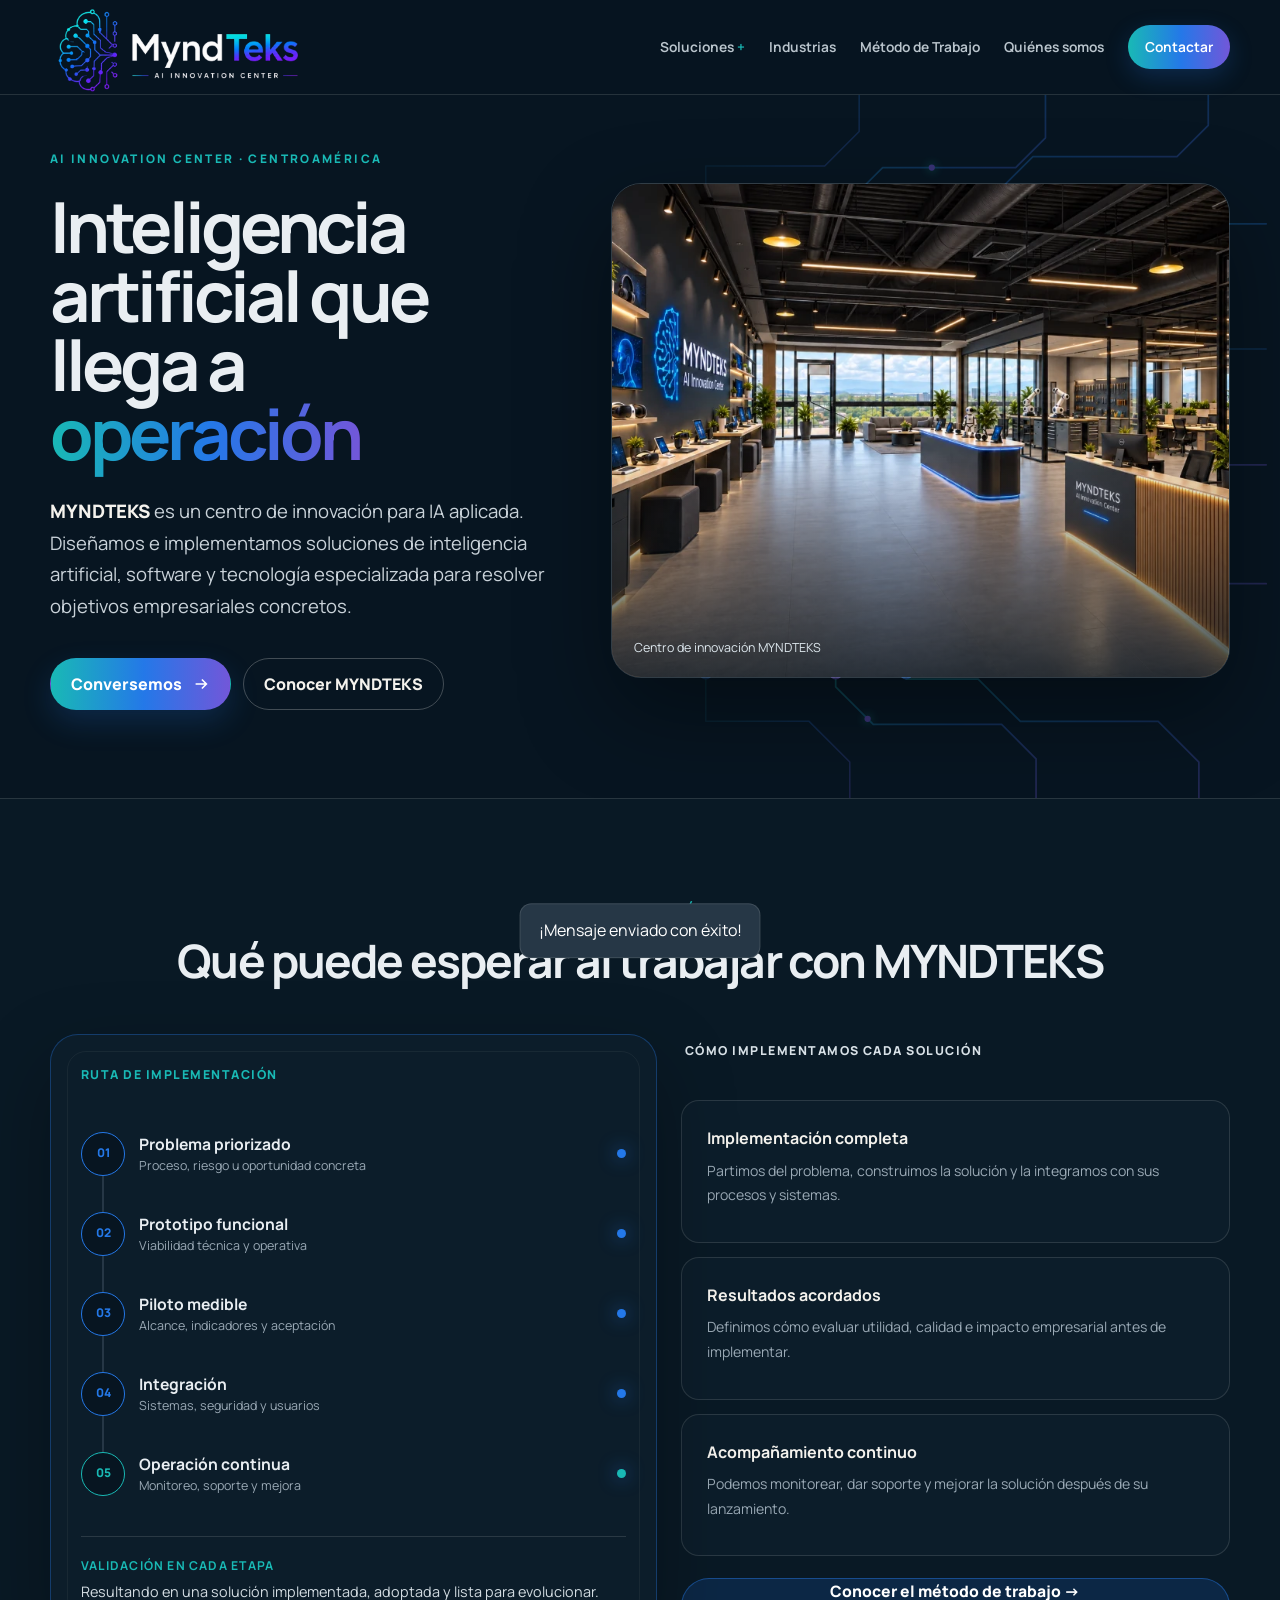
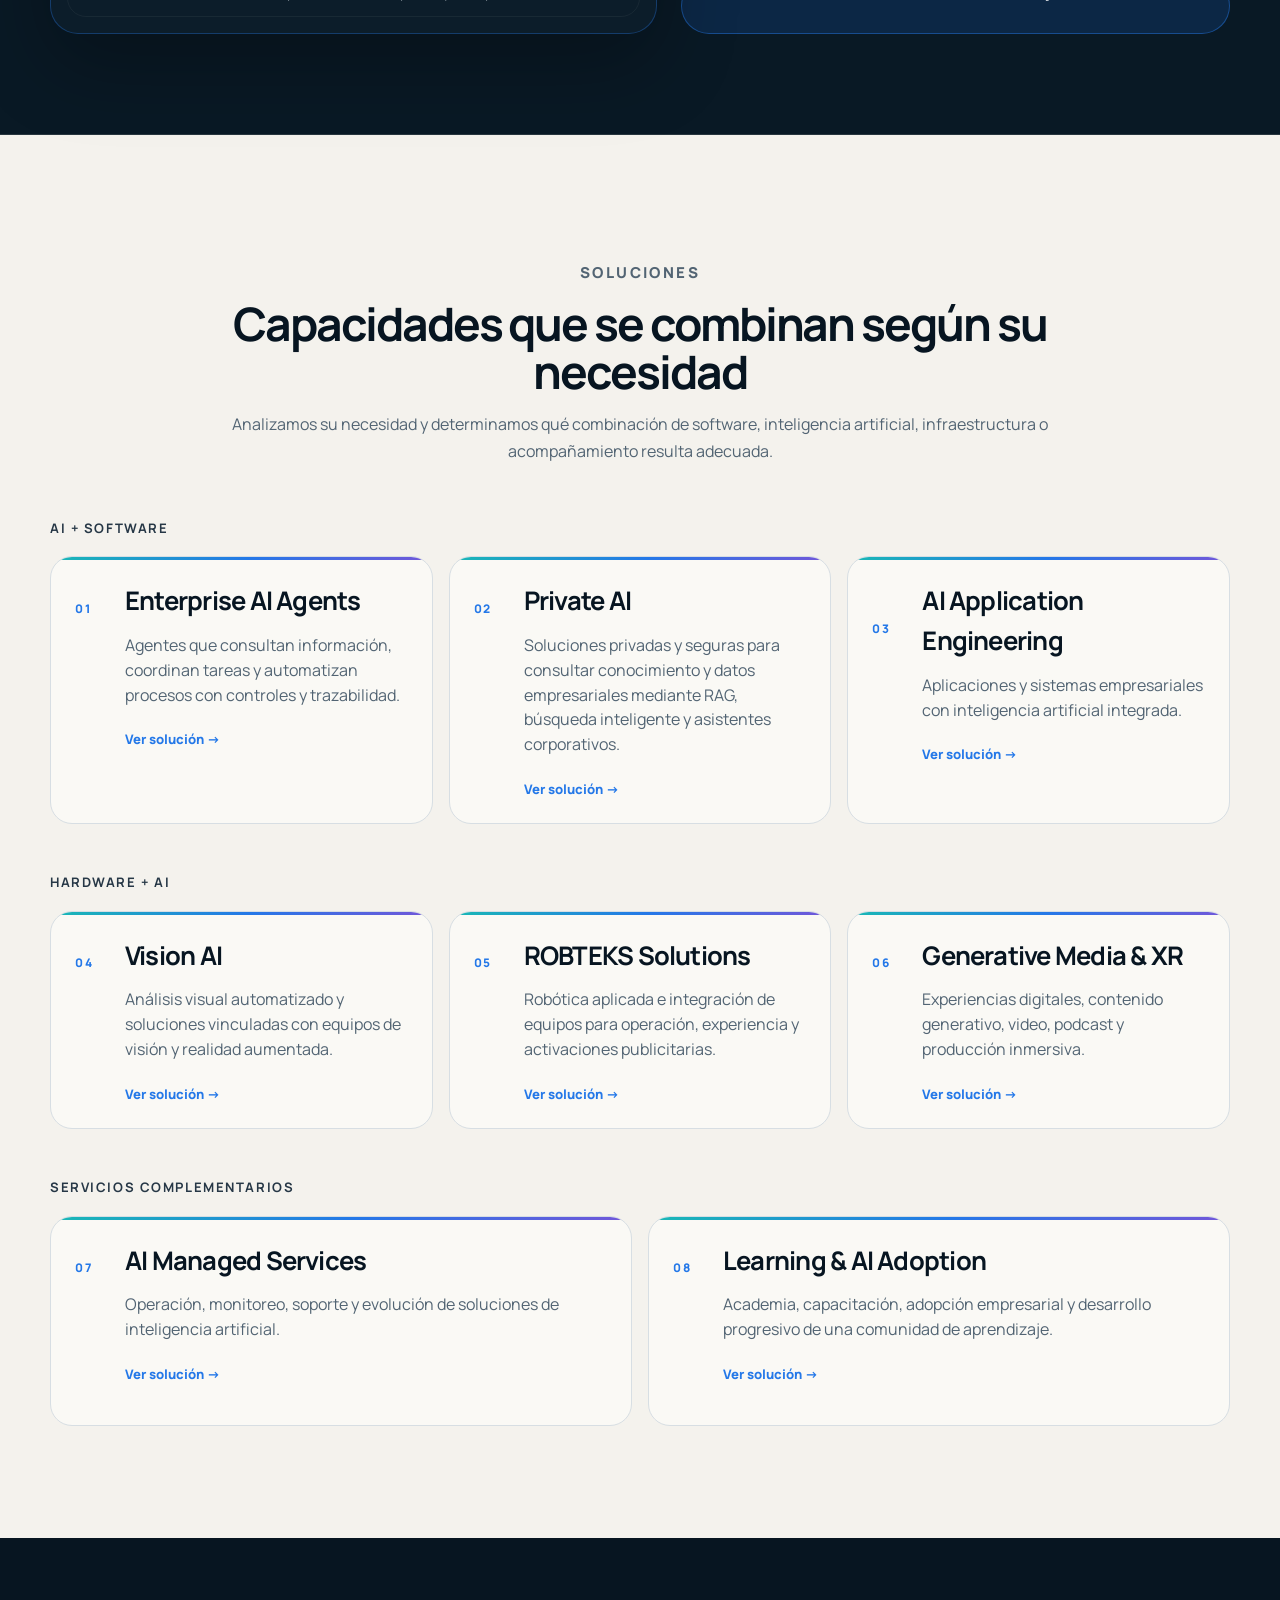
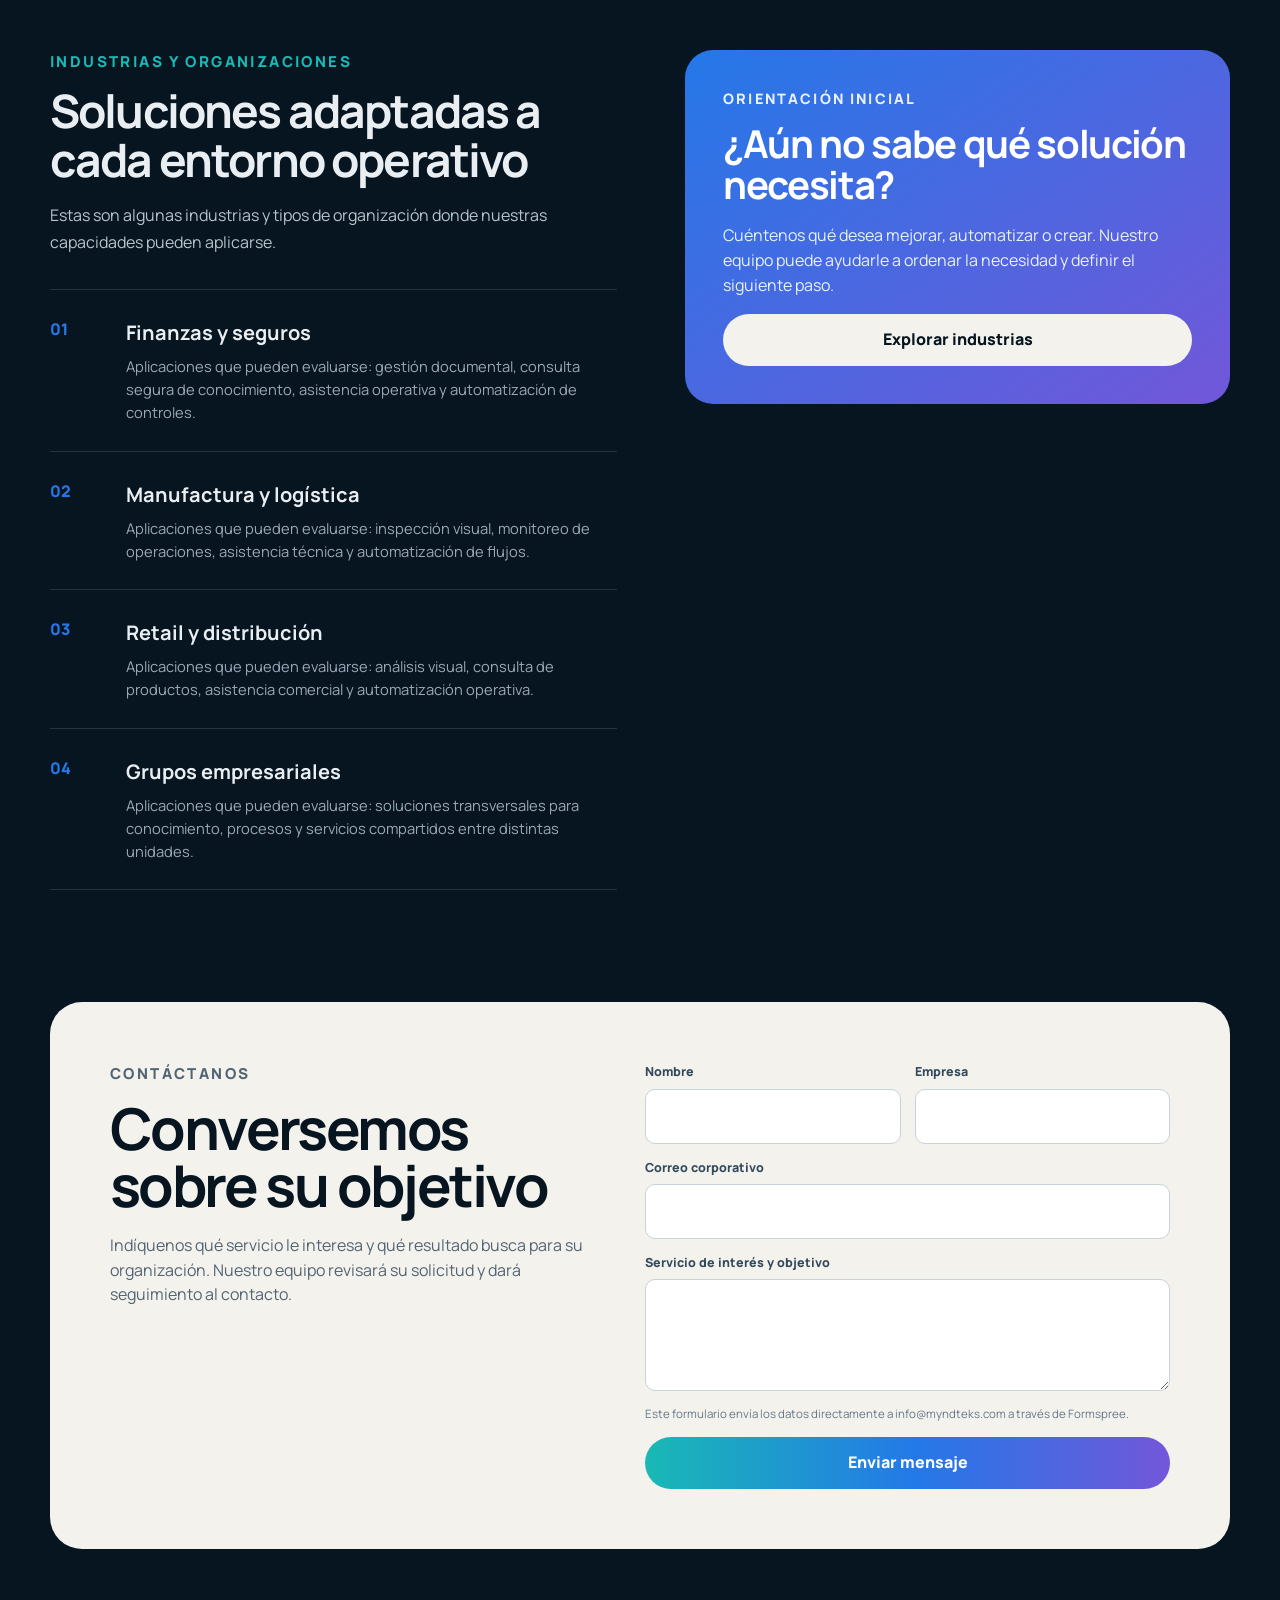
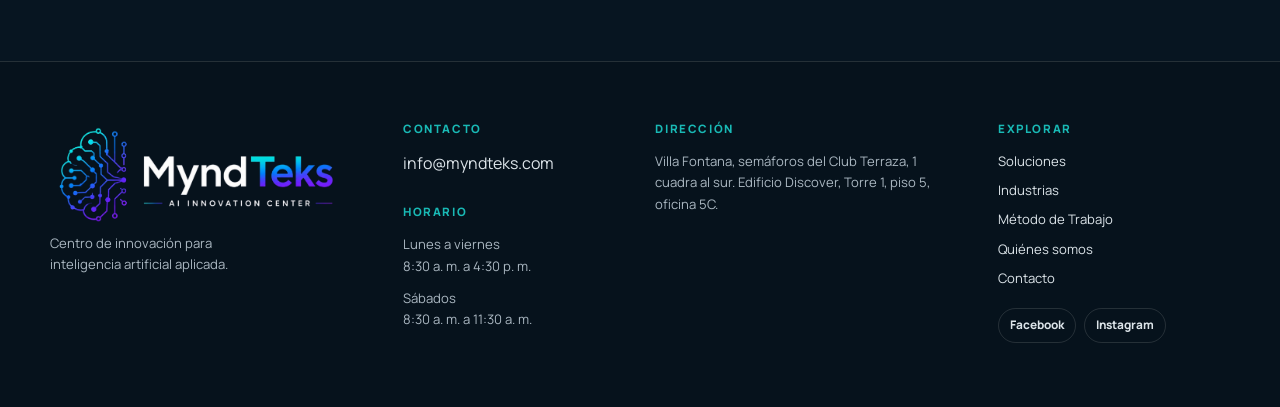
<file: index.html>
<!doctype html>
<html lang="es">
<head>
  <meta charset="utf-8">
  <meta name="viewport" content="width=device-width,initial-scale=1">
  <meta name="description" content="Propuesta de diseño para MYNDTEKS, AI Innovation Center. Soluciones empresariales de inteligencia artificial implementadas, medibles y escalables.">
  <title>MYNDTEKS | Inteligencia artificial que llega a operación</title>
  <link rel="preconnect" href="https://fonts.googleapis.com">
  <link rel="preconnect" href="https://fonts.gstatic.com" crossorigin>
  <link href="https://fonts.googleapis.com/css2?family=Manrope:wght@400;500;600;700;800&display=swap" rel="stylesheet">
  <style>
    :root {
      --ink: #071521;
      --slate: #263746;
      --blue: #2478E8;
      --aqua: #19B9B5;
      --white: #F4F2ED;
      --violet: #7257D9;
      --brand-gradient: linear-gradient(90deg, #19B9B5 0%, #2478E8 52%, #7257D9 100%);
      --text: #E9EEF2;
      --muted: #9AA9B5;
      --line: rgba(244, 242, 237, .13);
      --panel: #0C1D2A;
      --panel-2: #102534;
      --max: 1180px;
      --radius: 22px;
    }

    * { box-sizing: border-box; }
    html { scroll-behavior: smooth; }
    body {
      margin: 0;
      color: var(--text);
      background: var(--ink);
      font-family: Manrope, "Segoe UI", sans-serif;
      line-height: 1.55;
      -webkit-font-smoothing: antialiased;
    }
    body.menu-open { overflow: hidden; }
    a { color: inherit; text-decoration: none; }
    button, input, textarea, select { font: inherit; }
    img { display: block; max-width: 100%; }
    :focus-visible { outline: 3px solid var(--aqua); outline-offset: 4px; }

    .shell { width: min(var(--max), calc(100% - 48px)); margin-inline: auto; }
    .skip-link { position: fixed; left: 20px; top: -80px; z-index: 999; padding: 12px 16px; background: var(--white); color: var(--ink); border-radius: 10px; }
    .skip-link:focus { top: 20px; }

    .site-header {
      position: fixed;
      inset: 0 0 auto;
      z-index: 100;
      background: rgba(7, 21, 33, .92);
      border-bottom: 1px solid var(--line);
      backdrop-filter: blur(14px);
    }
    .nav { min-height: 94px; display: flex; align-items: center; justify-content: space-between; gap: 24px; }
    .brand { width: 250px; flex: 0 0 250px; }
    .brand img { width: 250px; height: auto; aspect-ratio: 1544 / 558; object-fit: contain; }
    .nav-links { display: flex; align-items: center; gap: 24px; }
    .nav-links a { font-size: .86rem; font-weight: 650; color: #BAC5CD; }
    .nav-links a:hover { color: var(--white); }
    .nav-menu { position: relative; }
    .nav-menu summary { list-style: none; cursor: pointer; font-size: .86rem; font-weight: 650; color: #BAC5CD; }
    .nav-menu summary::-webkit-details-marker { display: none; }
    .nav-menu summary::after { content: " +"; color: var(--aqua); }
    .nav-menu[open] summary::after { content: " −"; }
    .nav-dropdown { position: absolute; top: 32px; left: -18px; width: 330px; padding: 14px; background: var(--panel); border: 1px solid var(--line); border-radius: 16px; box-shadow: 0 24px 60px rgba(0,0,0,.35); }
    .nav-dropdown a { display: block; padding: 10px 12px; border-radius: 9px; }
    .nav-dropdown a:hover { background: rgba(36,120,232,.12); }
    .nav-group-label { display: block; padding: 8px 12px 4px; color: var(--aqua); font-size: .66rem; font-weight: 900; letter-spacing: .12em; text-transform: uppercase; }
    .nav-cta { padding: 11px 17px; color: white !important; background: var(--brand-gradient); border-radius: 999px; box-shadow: 0 8px 24px rgba(36,120,232,.22); }
    .menu-button { display: none; width: 46px; height: 46px; border: 1px solid var(--line); color: var(--white); background: transparent; border-radius: 12px; }

    .hero {
      min-height: 780px;
      display: grid;
      align-items: center;
      padding: 150px 0 88px;
      overflow: hidden;
      position: relative;
    }
    .hero::before {
      content: "";
      position: absolute;
      inset: 94px 0 0;
      background: url("assets/circuit-frame.svg") center / 100% 100% no-repeat;
      opacity: .46;
      -webkit-mask-image: linear-gradient(90deg, transparent 0%, transparent 48%, #000 64%, #000 100%);
      mask-image: linear-gradient(90deg, transparent 0%, transparent 48%, #000 64%, #000 100%);
      pointer-events: none;
    }
    .hero::after {
      content: none;
    }
    .hero-grid { position: relative; z-index: 1; display: grid; grid-template-columns: .9fr 1.1fr; gap: 54px; align-items: center; }
    .hero-content { max-width: 660px; }
    .kicker { margin: 0 0 24px; color: var(--aqua); font-size: .74rem; font-weight: 800; letter-spacing: .2em; text-transform: uppercase; }
    h1, h2, h3, p { margin-top: 0; }
    h1 { margin: 0 0 28px; max-width: 760px; font-size: clamp(3rem, 5.5vw, 5.25rem); line-height: .98; letter-spacing: -.055em; }
    h1 span { color: var(--blue); background: var(--brand-gradient); -webkit-background-clip: text; background-clip: text; -webkit-text-fill-color: transparent; }
    .hero-copy { max-width: 650px; margin: 0 0 36px; color: #C9D2D9; font-size: clamp(1rem, 1.45vw, 1.18rem); line-height: 1.7; }
    .hero-copy strong { color: var(--white); font-weight: 850; }
    .actions { display: flex; flex-wrap: wrap; gap: 12px; }
    .button { display: inline-flex; min-height: 52px; align-items: center; justify-content: center; gap: 10px; padding: 0 20px; border: 1px solid transparent; border-radius: 999px; font-weight: 800; }
    .button-primary { background: var(--brand-gradient); color: white; box-shadow: 0 12px 30px rgba(36,120,232,.2); }
    .button-secondary { border-color: rgba(244, 242, 237, .25); color: var(--white); }
    .button:hover { transform: translateY(-2px); }
    .button svg { width: 18px; }
    .hero-visual { position: relative; margin: 0; aspect-ratio: 5 / 4; overflow: hidden; border: 1px solid rgba(244,242,237,.18); border-radius: 30px; box-shadow: 0 35px 90px rgba(0,0,0,.38); }
    .hero-visual::after { content: ""; position: absolute; inset: 0; background: linear-gradient(180deg, transparent 55%, rgba(7,21,33,.78)); pointer-events: none; }
    .hero-visual img { width: 100%; height: 100%; object-fit: cover; }
    .hero-visual figcaption { position: absolute; left: 22px; right: 22px; bottom: 20px; z-index: 1; color: #DCE6EC; font-size: .78rem; }
    .hero-visual figcaption span { display: block; margin-bottom: 4px; color: var(--aqua); font-size: .65rem; font-weight: 900; letter-spacing: .12em; text-transform: uppercase; }

    .operation-map { position: relative; padding: 30px; background: var(--panel); border: 1px solid rgba(36, 120, 232, .34); border-radius: 28px; box-shadow: 0 30px 80px rgba(0, 0, 0, .28); }
    .operation-map::after { content: ""; position: absolute; inset: 16px; border: 1px solid rgba(244, 242, 237, .05); border-radius: 19px; pointer-events: none; }
    .map-label { display: flex; align-items: center; justify-content: space-between; margin-bottom: 30px; color: #D8E1E7; font-size: .77rem; font-weight: 800; letter-spacing: .12em; text-transform: uppercase; }
    .map-label span:last-child { color: var(--aqua); }
    .path { list-style: none; margin: 0; padding: 0; counter-reset: stage; }
    .path li { position: relative; display: grid; grid-template-columns: 44px 1fr auto; align-items: center; gap: 14px; min-height: 80px; padding: 12px 0; counter-increment: stage; }
    .path li:not(:last-child)::after { content: ""; position: absolute; left: 21px; top: 62px; height: 36px; width: 2px; background: var(--slate); }
    .node { display: grid; place-items: center; width: 44px; height: 44px; color: var(--blue); border: 1px solid currentColor; border-radius: 50%; background: var(--ink); font-size: .75rem; font-weight: 900; }
    .node::before { content: "0" counter(stage); }
    .path strong { display: block; font-size: .98rem; }
    .path small { display: block; color: var(--muted); font-size: .78rem; }
    .signal { width: 9px; height: 9px; border-radius: 50%; background: var(--blue); box-shadow: 0 0 18px rgba(36, 120, 232, .8); }
    .path li:last-child .node { color: var(--aqua); }
    .path li:last-child .signal { background: var(--aqua); }
    .map-result { margin: 22px 0 0; padding-top: 20px; color: #D3DCE2; border-top: 1px solid var(--line); font-size: .9rem; }
    .map-result strong { display: block; margin-bottom: 5px; color: var(--aqua); font-size: .76rem; letter-spacing: .1em; text-transform: uppercase; }

    .hero-about { position: relative; padding: 38px; background: var(--panel); border: 1px solid rgba(36,120,232,.34); border-radius: 28px; box-shadow: 0 30px 80px rgba(0,0,0,.28); }
    .hero-about .kicker { margin-bottom: 18px; }
    .hero-about h2 { margin-bottom: 20px; font-size: clamp(2.2rem,3.8vw,3.9rem); line-height: 1; letter-spacing: -.045em; }
    .hero-about > p { color: #B8C4CC; font-size: 1rem; }
    .hero-philosophy { margin-top: 28px; padding-top: 24px; border-top: 1px solid var(--line); }
    .hero-philosophy strong { display: block; margin-bottom: 8px; color: var(--aqua); }
    .hero-philosophy p { margin: 0; color: var(--muted); font-size: .9rem; }

    .process-section { padding: 100px 0; background: #091925; border-block: 1px solid var(--line); }
    .process-heading { max-width: 940px; margin: 0 auto 48px; text-align: center; }
    .process-heading .kicker { margin-bottom: 14px; font-size: .94rem; letter-spacing: .16em; }
    .process-heading h2 { margin: 0; font-size: clamp(2.15rem,3.6vw,3.55rem); line-height: 1.06; letter-spacing: -.04em; }
    .process-grid { display: grid; grid-template-columns: 1.05fr .95fr; gap: 24px; align-items: stretch; }
    .expectations { display: grid; gap: 14px; }
    .expectations-header { padding: 10px 4px 18px; }
    .expectations-header h3 { margin: 0; color: #D8E1E7; font-size: .77rem; font-weight: 800; line-height: 1.2; letter-spacing: .12em; text-transform: uppercase; }
    .expectation { padding: 25px; background: var(--panel); border: 1px solid var(--line); border-radius: 18px; }
    .expectation strong { display: block; margin-bottom: 7px; color: var(--white); }
    .expectation span { color: var(--muted); font-size: .88rem; }
    .expectations > .card-link { justify-content: center; min-height: 46px; margin-top: 8px; padding: 0 18px; color: white; background: rgba(36,120,232,.16); border: 1px solid rgba(36,120,232,.46); border-radius: 999px; font-size: .98rem; }

    .principles { border-block: 1px solid var(--line); background: #091925; }
    .principles-title { padding: 28px 0 0; color: var(--white); font-size: 1rem; }
    .principles-grid { display: grid; grid-template-columns: 1.35fr 1fr 1fr; }
    .principle { padding: 28px 30px; border-right: 1px solid var(--line); }
    .principle:first-child { padding-left: 0; }
    .principle:last-child { border-right: 0; }
    .principle strong { display: block; margin-bottom: 5px; color: var(--white); font-size: .92rem; }
    .principle span { color: var(--muted); font-size: .82rem; }

    section { padding: 112px 0; }
    .section-head { display: grid; grid-template-columns: .9fr 1.1fr; gap: 70px; align-items: end; margin-bottom: 56px; }
    .section-head h2 { margin-bottom: 0; font-size: clamp(2.2rem, 4.5vw, 4.2rem); line-height: 1.03; letter-spacing: -.045em; }
    .section-head p { margin-bottom: 0; max-width: 650px; color: var(--muted); font-size: 1.05rem; }
    .on-light { background: var(--white); color: var(--ink); }
    .on-light .kicker { color: var(--blue); }
    .on-light .section-head p { color: #526473; }
    .on-light .section-head { display: block; max-width: 1040px; margin: 0 auto 54px; text-align: center; }
    .on-light .section-head .kicker { margin-bottom: 14px; font-size: .94rem; letter-spacing: .16em; }
    .on-light .section-head h2 { max-width: 980px; margin-inline: auto; font-size: clamp(2.15rem,3.6vw,3.55rem); line-height: 1.06; }
    .on-light .section-head p { max-width: 900px; margin: 14px auto 0; font-size: 1rem; line-height: 1.65; }

    .solution-grid { display: grid; grid-template-columns: repeat(12, 1fr); gap: 16px; }
    .solution-card { position: relative; min-height: 300px; padding: 30px; border: 1px solid #D7DEE3; border-radius: var(--radius); background: #FAF9F5; overflow: hidden; }
    .solution-card::before { content: ""; position: absolute; inset: 0 0 auto; height: 3px; background: var(--brand-gradient); }
    .solution-card:nth-child(1), .solution-card:nth-child(2) { grid-column: span 6; }
    .solution-card:nth-child(3), .solution-card:nth-child(4), .solution-card:nth-child(5) { grid-column: span 4; min-height: 260px; }
    .card-number { display: flex; align-items: center; margin: 4px 0 0; color: var(--blue); font-size: .74rem; font-weight: 900; letter-spacing: .14em; }
    .card-number::after { display: none; }
    .solution-card h3 { margin-bottom: 12px; font-size: clamp(1.45rem, 2.5vw, 2.25rem); letter-spacing: -.03em; }
    .solution-card p { max-width: 48ch; margin-bottom: 0; color: #526473; }
    .solution-card.primary { color: white; background: var(--ink); border-color: var(--ink); }
    .solution-card.primary p { color: #B7C3CB; }
    .solution-card.primary .card-number { color: var(--aqua); }
    .solution-group + .solution-group { margin-top: 48px; }
    .solution-group h3.group-title { margin-bottom: 18px; color: var(--slate); font-size: .82rem; letter-spacing: .12em; text-transform: uppercase; }
    .solution-group .solution-card { grid-column: span 4 !important; min-height: 210px !important; padding: 24px; display: grid; grid-template-columns: 38px 1fr; column-gap: 12px; align-content: start; color: var(--ink); background: #FAF9F5; border-color: #D7DEE3; }
    .solution-group .solution-card .card-number { grid-column: 1; grid-row: 1; }
    .solution-group .solution-card h3 { grid-column: 2; grid-row: 1; margin: 0 0 12px; font-size: clamp(1.25rem,2vw,1.75rem); }
    .solution-group .solution-card p { grid-column: 2; grid-row: 2; }
    .solution-group .solution-card .card-link { grid-column: 2; grid-row: 3; }
    .solution-group .solution-card p { color: #526473; }
    .solution-group .solution-card .card-number { color: var(--blue); }
    .solution-group.services .solution-card { grid-column: span 6 !important; }
    .card-link { display: inline-flex; margin-top: 22px; color: var(--blue); font-size: .82rem; font-weight: 900; }

    .industries { background: var(--ink); }
    .industry-layout { display: grid; grid-template-columns: 1.02fr .98fr; gap: 68px; align-items: start; }
    .industry-layout > div:first-child > .kicker { margin-bottom: 14px; font-size: .94rem; letter-spacing: .16em; }
    .industry-layout > div:first-child > h2 { margin-bottom: 18px; font-size: clamp(2.15rem,3.6vw,3.55rem); line-height: 1.06; letter-spacing: -.04em; }
    .industry-layout > div:first-child > .hero-copy { margin: 0 0 34px; color: #B8C4CC; font-size: 1rem; line-height: 1.65; }
    .industry-list { border-top: 1px solid var(--line); }
    .industry { display: grid; grid-template-columns: 54px 1fr; gap: 22px; padding: 27px 0; border-bottom: 1px solid var(--line); }
    .industry span { color: var(--blue); font-weight: 900; }
    .industry h3 { margin-bottom: 7px; font-size: 1.25rem; }
    .industry p { margin: 0; color: var(--muted); font-size: .92rem; }
    .pilot-card { position: sticky; top: 120px; padding: 38px; background: linear-gradient(145deg, #2478E8 0%, #7257D9 100%); color: white; border-radius: 28px; }
    .pilot-card .kicker { margin-bottom: 14px; color: white; font-size: .9rem; letter-spacing: .15em; opacity: .9; }
    .pilot-card h2 { margin-bottom: 18px; font-size: clamp(1.9rem, 3vw, 2.7rem); line-height: 1.06; letter-spacing: -.035em; }
    .pilot-card > p { color: #E9F2FF; }
    .pilot-meta { display: grid; grid-template-columns: 1fr 1fr; gap: 1px; margin: 28px 0; background: rgba(255,255,255,.28); }
    .pilot-meta div { padding: 20px; background: rgba(7,21,33,.16); }
    .pilot-meta strong { display: block; font-size: 1.4rem; }
    .pilot-meta span { font-size: .78rem; opacity: .78; }
    .pilot-card .button { width: 100%; color: var(--ink); background: var(--white); }

    .method { background: #0A1A27; }
    .method-steps { display: grid; grid-template-columns: repeat(6, 1fr); border: 1px solid var(--line); border-radius: var(--radius); overflow: hidden; }
    .method-step { min-height: 238px; padding: 26px 22px; border-right: 1px solid var(--line); }
    .method-step:last-child { border-right: 0; }
    .method-step span { display: block; margin-bottom: 56px; color: var(--aqua); font-size: .75rem; font-weight: 900; }
    .method-step h3 { margin-bottom: 10px; font-size: 1.04rem; }
    .method-step p { margin: 0; color: var(--muted); font-size: .82rem; }

    .continuity { background: var(--white); color: var(--ink); }
    .continuity-grid { display: grid; grid-template-columns: 1fr 1fr; gap: 18px; }
    .continuity-main { min-height: 470px; padding: 44px; color: white; background: var(--ink); border-radius: 28px; display: flex; flex-direction: column; justify-content: space-between; }
    .continuity-main h2 { max-width: 740px; margin-bottom: 22px; font-size: clamp(2.4rem, 4.6vw, 4.6rem); line-height: .98; letter-spacing: -.05em; }
    .continuity-main p { max-width: 580px; color: #B8C4CC; }
    .continuity-points { display: grid; gap: 18px; }
    .continuity-point { padding: 28px; border: 1px solid #D7DEE3; border-radius: 22px; background: #FAF9F5; }
    .continuity-point strong { display: block; margin-bottom: 9px; font-size: 1.14rem; }
    .continuity-point p { margin: 0; color: #526473; font-size: .9rem; }

    .about { position: relative; overflow: hidden; }
    .about-grid { display: grid; grid-template-columns: .9fr 1.1fr; gap: 90px; align-items: start; }
    .about h2 { font-size: clamp(2.4rem, 5vw, 4.8rem); line-height: 1; letter-spacing: -.05em; }
    .about-copy > p { color: #B2C0C9; font-size: 1.08rem; }
    .quote { margin-top: 36px; padding: 30px 0 0 28px; border-top: 1px solid var(--line); border-left: 3px solid var(--aqua); }
    .quote strong { display: block; margin-bottom: 8px; color: var(--white); font-size: 1.3rem; }
    .quote p { margin: 0; color: var(--muted); }

    .contact { padding-top: 0; }
    .contact-panel { display: grid; grid-template-columns: .95fr 1.05fr; gap: 60px; padding: 60px; color: var(--ink); background: var(--white); border-radius: 32px; }
    .contact h2 { margin-bottom: 18px; font-size: clamp(2.25rem, 4.5vw, 4rem); line-height: 1; letter-spacing: -.045em; }
    .contact .kicker { margin-bottom: 14px; font-size: .94rem; letter-spacing: .16em; }
    .contact-copy p { color: #526473; }
    .contact-details { display: grid; gap: 16px; margin-top: 28px; }
    .contact-details div { padding-top: 14px; border-top: 1px solid #D7DEE3; }
    .contact-details strong { display: block; margin-bottom: 4px; font-size: .78rem; color: var(--blue); text-transform: uppercase; letter-spacing: .08em; }
    .contact-details a { color: var(--ink); font-weight: 750; }
    .social-links { display: flex; gap: 12px; flex-wrap: wrap; margin-top: 22px; }
    .social-links a { padding: 9px 13px; border: 1px solid #C8D2D9; border-radius: 999px; font-size: .8rem; font-weight: 800; }
    .contact form { display: grid; grid-template-columns: 1fr 1fr; gap: 14px; }
    .field { display: grid; gap: 7px; }
    .field.full { grid-column: 1 / -1; }
    label { color: #334A5C; font-size: .78rem; font-weight: 800; }
    input, select, textarea { width: 100%; padding: 14px 15px; color: var(--ink); background: white; border: 1px solid #C8D2D9; border-radius: 10px; }
    textarea { min-height: 112px; resize: vertical; }
    .form-note { grid-column: 1 / -1; margin: 0; color: #657887; font-size: .72rem; }
    .contact form .button { grid-column: 1 / -1; border: 0; color: white; background: var(--brand-gradient); cursor: pointer; }

    footer { padding: 58px 0 64px; border-top: 1px solid var(--line); background: #06121C; }
    .footer-grid { display: grid; grid-template-columns: 1.15fr .8fr 1.15fr .9fr; align-items: start; gap: 46px; }
    .footer-identity { padding-right: 22px; }
    .footer-brand { display: block; width: 285px; max-width: 100%; }
    .footer-brand img { width: 285px; height: auto; aspect-ratio: 1544 / 558; object-fit: contain; }
    footer p { margin: 10px 0 0; color: #AAB7C1; font-size: .82rem; line-height: 1.65; }
    .footer-column h3 { margin: 0 0 13px; color: var(--aqua); font-size: .72rem; font-weight: 850; letter-spacing: .14em; text-transform: uppercase; }
    .footer-column h3:not(:first-child) { margin-top: 28px; }
    .footer-column a { color: #DCE4E9; }
    .footer-column a:hover { color: var(--white); }
    .footer-links { display: grid; gap: 9px; color: #C0CBD2; font-size: .82rem; }
    .footer-social { display: flex; flex-wrap: wrap; gap: 8px; margin-top: 20px; }
    .footer-social a { padding: 7px 11px; border: 1px solid var(--line); border-radius: 999px; font-size: .74rem; font-weight: 750; }
    .footer-note { max-width: 28ch; }

    .toast { position: fixed; left: 50%; bottom: 24px; z-index: 200; transform: translate(-50%, 150%); padding: 14px 18px; color: white; background: var(--slate); border: 1px solid var(--line); border-radius: 12px; transition: transform .25s ease; }
    .toast.show { transform: translate(-50%, 0); }

    @media (max-width: 980px) {
      .menu-button { display: grid; place-items: center; }
      .menu-open .site-header { height: 100vh; background: var(--ink); }
      .nav-links { position: absolute; inset: 94px 0 auto; z-index: 101; display: none; flex-direction: column; align-items: stretch; padding: 34px 24px 48px; background: var(--ink); border-top: 1px solid var(--line); }
      .menu-open .nav-links { display: flex; }
      .nav-links a { padding: 11px 4px; font-size: 1rem; }
      .nav-menu summary { padding: 11px 4px; font-size: 1rem; }
      .nav-dropdown { position: static; width: auto; margin-top: 8px; box-shadow: none; }
      .nav-cta { text-align: center; }
      .hero-grid, .process-grid, .industry-layout, .continuity-grid, .about-grid, .contact-panel { grid-template-columns: 1fr; }
      .hero-content { max-width: 800px; }
      .hero-visual { aspect-ratio: 16 / 9; }
      .hero { min-height: auto; }
      .hero-grid { gap: 42px; }
      .principles-grid { grid-template-columns: 1fr; }
      .principle, .principle:first-child { padding: 20px 0; border-right: 0; border-bottom: 1px solid var(--line); }
      .principle:last-child { border-bottom: 0; }
      .section-head { grid-template-columns: 1fr; gap: 22px; }
      .footer-grid { grid-template-columns: 1.15fr 1fr; }
      .pilot-card { position: static; }
      .method-steps { grid-template-columns: repeat(3, 1fr); }
      .method-step:nth-child(3) { border-right: 0; }
      .method-step:nth-child(-n+3) { border-bottom: 1px solid var(--line); }
    }

    @media (max-width: 680px) {
      .shell { width: min(100% - 32px, var(--max)); }
      .nav { min-height: 82px; }
      .nav-links { inset-block-start: 82px; }
      .brand, .brand img { width: 210px; }
      .hero { padding: 125px 0 70px; }
      .hero::before { inset: 82px -180px 0; background-size: 1280px 100%; opacity: .24; }
      h1 { font-size: clamp(2.65rem, 13vw, 4.3rem); }
      .hero-copy { font-size: 1rem; }
      .actions .button { width: 100%; }
      .operation-map { padding: 22px; }
      section { padding: 80px 0; }
      .solution-grid { display: grid; grid-template-columns: 1fr; }
      .hero-visual { aspect-ratio: 4 / 3; border-radius: 22px; }
      .solution-card:nth-child(n) { grid-column: auto; min-height: 240px; }
      .solution-group .solution-card, .solution-group.services .solution-card { grid-column: auto !important; }
      .method-steps { grid-template-columns: 1fr; }
      .method-step, .method-step:nth-child(3) { min-height: auto; border-right: 0; border-bottom: 1px solid var(--line); }
      .method-step:last-child { border-bottom: 0; }
      .method-step span { margin-bottom: 28px; }
      .continuity-main, .contact-panel { padding: 30px; }
      .contact form { grid-template-columns: 1fr; }
      .field.full, .form-note, .contact form .button { grid-column: auto; }
      .footer-grid { grid-template-columns: 1fr; gap: 34px; }
      .footer-identity { padding-right: 0; }
    }

    @media (prefers-reduced-motion: reduce) {
      *, *::before, *::after { scroll-behavior: auto !important; transition: none !important; }
    }
  </style>
</head>
<body>
  <a class="skip-link" href="#contenido">Saltar al contenido</a>
  <header class="site-header">
    <div class="shell nav">
      <a class="brand" href="#inicio" aria-label="MYNDTEKS, inicio">
        <img src="assets/myndteks-logo-v2.png" alt="MyndTeks, AI Innovation Center">
      </a>
      <button class="menu-button" type="button" aria-expanded="false" aria-controls="nav-links" aria-label="Abrir navegación">☰</button>
      <nav class="nav-links" id="nav-links" aria-label="Navegación principal">
        <details class="nav-menu">
          <summary>Soluciones</summary>
          <div class="nav-dropdown">
            <span class="nav-group-label">AI + Software</span>
            <a href="soluciones/enterprise-ai-agents.html">Enterprise AI Agents</a>
            <a href="soluciones/private-ai.html">Private AI</a>
            <a href="soluciones/ai-application-engineering.html">AI Application Engineering</a>
            <span class="nav-group-label">Hardware + AI</span>
            <a href="soluciones/vision-ai.html">Vision AI</a>
            <a href="soluciones/robteks-solutions.html">ROBTEKS Solutions</a>
            <a href="soluciones/generative-media-xr.html">Generative Media &amp; XR</a>
            <span class="nav-group-label">Servicios complementarios</span>
            <a href="soluciones/ai-managed-services.html">AI Managed Services</a>
            <a href="soluciones/learning-ai-adoption.html">Learning &amp; AI Adoption</a>
          </div>
        </details>
        <a href="industrias.html">Industrias</a>
        <a href="metodo-de-trabajo.html">Método de Trabajo</a>
        <a href="quienes-somos.html">Quiénes somos</a>
        <a class="nav-cta" href="#contacto">Contactar</a>
      </nav>
    </div>
  </header>

  <main id="contenido">
    <section class="hero" id="inicio">
      <div class="shell hero-grid">
        <div class="hero-content">
          <p class="kicker">AI Innovation Center · Centroamérica</p>
          <h1>Inteligencia artificial que llega a <span>operación</span></h1>
          <p class="hero-copy"><strong>MYNDTEKS</strong> es un centro de innovación para IA aplicada. Diseñamos e implementamos soluciones de inteligencia artificial, software y tecnología especializada para resolver objetivos empresariales concretos.</p>
          <div class="actions">
            <a class="button button-primary" href="#contacto">Conversemos
              <svg viewBox="0 0 20 20" aria-hidden="true"><path d="M4 10h11M11 5l5 5-5 5" fill="none" stroke="currentColor" stroke-width="1.8"/></svg>
            </a>
            <a class="button button-secondary" href="quienes-somos.html">Conocer MYNDTEKS</a>
          </div>
        </div>
        <figure class="hero-visual">
          <img src="assets/visuals/experience-center-front.webp" alt="Vista frontal del Experience Center de MYNDTEKS" loading="eager">
          <figcaption>Centro de innovación MYNDTEKS</figcaption>
        </figure>
      </div>
    </section>

    <section class="process-section" id="proceso">
      <div class="shell">
        <div class="process-heading"><p class="kicker">Metodología</p><h2>Qué puede esperar al trabajar con MYNDTEKS</h2></div>
        <div class="process-grid">
          <div class="operation-map" aria-label="Ruta desde el problema empresarial hasta la operación continua">
            <div class="map-label"><span>Ruta de implementación</span></div>
            <ol class="path">
              <li><span class="node"></span><div><strong>Problema priorizado</strong><small>Proceso, riesgo u oportunidad concreta</small></div><span class="signal"></span></li>
              <li><span class="node"></span><div><strong>Prototipo funcional</strong><small>Viabilidad técnica y operativa</small></div><span class="signal"></span></li>
              <li><span class="node"></span><div><strong>Piloto medible</strong><small>Alcance, indicadores y aceptación</small></div><span class="signal"></span></li>
              <li><span class="node"></span><div><strong>Integración</strong><small>Sistemas, seguridad y usuarios</small></div><span class="signal"></span></li>
              <li><span class="node"></span><div><strong>Operación continua</strong><small>Monitoreo, soporte y mejora</small></div><span class="signal"></span></li>
            </ol>
            <p class="map-result"><strong>Validación en cada etapa</strong>Resultando en una solución implementada, adoptada y lista para evolucionar.</p>
          </div>
          <div class="expectations">
            <div class="expectations-header"><h3>Cómo implementamos cada solución</h3></div>
            <div class="expectation"><strong>Implementación completa</strong><span>Partimos del problema, construimos la solución y la integramos con sus procesos y sistemas.</span></div>
            <div class="expectation"><strong>Resultados acordados</strong><span>Definimos cómo evaluar utilidad, calidad e impacto empresarial antes de implementar.</span></div>
            <div class="expectation"><strong>Acompañamiento continuo</strong><span>Podemos monitorear, dar soporte y mejorar la solución después de su lanzamiento.</span></div>
            <a class="card-link" href="metodo-de-trabajo.html">Conocer el método de trabajo →</a>
          </div>
        </div>
      </div>
    </section>

    <section class="on-light" id="soluciones">
      <div class="shell">
        <div class="section-head">
          <div><p class="kicker">Soluciones</p><h2>Capacidades que se combinan según su necesidad</h2></div>
          <p>Analizamos su necesidad y determinamos qué combinación de software, inteligencia artificial, infraestructura o acompañamiento resulta adecuada.</p>
        </div>
        <div class="solution-group">
          <h3 class="group-title">AI + Software</h3>
          <div class="solution-grid">
            <article class="solution-card"><div class="card-number"><span>01</span></div><h3>Enterprise AI Agents</h3><p>Agentes que consultan información, coordinan tareas y automatizan procesos con controles y trazabilidad.</p><a class="card-link" href="soluciones/enterprise-ai-agents.html">Ver solución →</a></article>
            <article class="solution-card"><div class="card-number"><span>02</span></div><h3>Private AI</h3><p>Soluciones privadas y seguras para consultar conocimiento y datos empresariales mediante RAG, búsqueda inteligente y asistentes corporativos.</p><a class="card-link" href="soluciones/private-ai.html">Ver solución →</a></article>
            <article class="solution-card"><div class="card-number"><span>03</span></div><h3>AI Application Engineering</h3><p>Aplicaciones y sistemas empresariales con inteligencia artificial integrada.</p><a class="card-link" href="soluciones/ai-application-engineering.html">Ver solución →</a></article>
          </div>
        </div>
        <div class="solution-group">
          <h3 class="group-title">Hardware + AI</h3>
          <div class="solution-grid">
            <article class="solution-card"><div class="card-number"><span>04</span></div><h3>Vision AI</h3><p>Análisis visual automatizado y soluciones vinculadas con equipos de visión y realidad aumentada.</p><a class="card-link" href="soluciones/vision-ai.html">Ver solución →</a></article>
            <article class="solution-card"><div class="card-number"><span>05</span></div><h3>ROBTEKS Solutions</h3><p>Robótica aplicada e integración de equipos para operación, experiencia y activaciones publicitarias.</p><a class="card-link" href="soluciones/robteks-solutions.html">Ver solución →</a></article>
            <article class="solution-card"><div class="card-number"><span>06</span></div><h3>Generative Media &amp; XR</h3><p>Experiencias digitales, contenido generativo, video, podcast y producción inmersiva.</p><a class="card-link" href="soluciones/generative-media-xr.html">Ver solución →</a></article>
          </div>
        </div>
        <div class="solution-group services">
          <h3 class="group-title">Servicios complementarios</h3>
          <div class="solution-grid">
            <article class="solution-card"><div class="card-number"><span>07</span></div><h3>AI Managed Services</h3><p>Operación, monitoreo, soporte y evolución de soluciones de inteligencia artificial.</p><a class="card-link" href="soluciones/ai-managed-services.html">Ver solución →</a></article>
            <article class="solution-card"><div class="card-number"><span>08</span></div><h3>Learning &amp; AI Adoption</h3><p>Academia, capacitación, adopción empresarial y desarrollo progresivo de una comunidad de aprendizaje.</p><a class="card-link" href="soluciones/learning-ai-adoption.html">Ver solución →</a></article>
          </div>
        </div>
      </div>
    </section>

    <section class="industries" id="sectores">
      <div class="shell industry-layout">
        <div>
          <p class="kicker">Industrias y organizaciones</p>
          <h2>Soluciones adaptadas a cada entorno operativo</h2>
          <p class="hero-copy">Estas son algunas industrias y tipos de organización donde nuestras capacidades pueden aplicarse.</p>
          <div class="industry-list">
            <article class="industry"><span>01</span><div><h3>Finanzas y seguros</h3><p>Aplicaciones que pueden evaluarse: gestión documental, consulta segura de conocimiento, asistencia operativa y automatización de controles.</p></div></article>
            <article class="industry"><span>02</span><div><h3>Manufactura y logística</h3><p>Aplicaciones que pueden evaluarse: inspección visual, monitoreo de operaciones, asistencia técnica y automatización de flujos.</p></div></article>
            <article class="industry"><span>03</span><div><h3>Retail y distribución</h3><p>Aplicaciones que pueden evaluarse: análisis visual, consulta de productos, asistencia comercial y automatización operativa.</p></div></article>
            <article class="industry"><span>04</span><div><h3>Grupos empresariales</h3><p>Aplicaciones que pueden evaluarse: soluciones transversales para conocimiento, procesos y servicios compartidos entre distintas unidades.</p></div></article>
          </div>
        </div>
        <aside class="pilot-card">
          <p class="kicker">Orientación inicial</p>
          <h2>¿Aún no sabe qué solución necesita?</h2>
          <p>Cuéntenos qué desea mejorar, automatizar o crear. Nuestro equipo puede ayudarle a ordenar la necesidad y definir el siguiente paso.</p>
          <a class="button" href="industrias.html">Explorar industrias</a>
        </aside>
      </div>
    </section>

    <section class="contact" id="contacto">
      <div class="shell contact-panel">
        <div class="contact-copy">
          <p class="kicker">Contáctanos</p>
          <h2>Conversemos sobre su objetivo</h2>
          <p>Indíquenos qué servicio le interesa y qué resultado busca para su organización. Nuestro equipo revisará su solicitud y dará seguimiento al contacto.</p>
        </div>
        <!-- Formulario actualizado para Formspree -->
        <form id="concept-form" action="https://formspree.io/f/TU_ID_DE_FORMSPREE" method="POST">
          <div class="field"><label for="nombre">Nombre</label><input id="nombre" name="nombre" autocomplete="name" required></div>
          <div class="field"><label for="empresa">Empresa</label><input id="empresa" name="empresa" autocomplete="organization" required></div>
          <div class="field full"><label for="correo">Correo corporativo</label><input id="correo" name="correo" type="email" autocomplete="email" required></div>
          <div class="field full"><label for="mensaje">Servicio de interés y objetivo</label><textarea id="mensaje" name="mensaje" required></textarea></div>
          <p class="form-note">Este formulario envía los datos directamente a info@myndteks.com a través de Formspree.</p>
          <button class="button" type="submit">Enviar mensaje</button>
        </form>
      </div>
    </section>
  </main>

  <footer>
    <div class="shell footer-grid">
      <div class="footer-identity">
        <a class="footer-brand" href="#inicio"><img src="assets/myndteks-logo-v2.png" alt="MyndTeks"></a>
        <p class="footer-note">Centro de innovación para inteligencia artificial aplicada.</p>
      </div>
      <div class="footer-column">
        <h3>Contacto</h3>
        <a href="mailto:info@myndteks.com">info@myndteks.com</a>
        <h3>Horario</h3>
        <p>Lunes a viernes<br>8:30 a. m. a 4:30 p. m.</p>
        <p>Sábados<br>8:30 a. m. a 11:30 a. m.</p>
      </div>
      <div class="footer-column">
        <h3>Dirección</h3>
        <p>Villa Fontana, semáforos del Club Terraza, 1 cuadra al sur. Edificio Discover, Torre 1, piso 5, oficina 5C.</p>
      </div>
      <div class="footer-column">
        <h3>Explorar</h3>
        <nav class="footer-links" aria-label="Enlaces del pie de página"><a href="#soluciones">Soluciones</a><a href="industrias.html">Industrias</a><a href="metodo-de-trabajo.html">Método de Trabajo</a><a href="quienes-somos.html">Quiénes somos</a><a href="#contacto">Contacto</a></nav>
        <div class="footer-social"><a href="https://www.facebook.com/share/1Dg8SVqJUd/?mibextid=wwXIfr" target="_blank" rel="noopener noreferrer">Facebook</a><a href="https://www.instagram.com/myndteks?stkn=MWMyejZpemlmN2Np" target="_blank" rel="noopener noreferrer">Instagram</a></div>
      </div>
    </div>
  </footer>
  <div class="toast" role="status" aria-live="polite">¡Mensaje enviado con éxito!</div>

  <script>
    const menuButton = document.querySelector('.menu-button');
    const navLinks = document.querySelectorAll('.nav-links a');
    menuButton.addEventListener('click', () => {
      const open = document.body.classList.toggle('menu-open');
      menuButton.setAttribute('aria-expanded', String(open));
      menuButton.setAttribute('aria-label', open ? 'Cerrar navegación' : 'Abrir navegación');
      menuButton.textContent = open ? '×' : '☰';
    });
    navLinks.forEach(link => link.addEventListener('click', () => {
      document.body.classList.remove('menu-open');
      menuButton.setAttribute('aria-expanded', 'false');
      menuButton.setAttribute('aria-label', 'Abrir navegación');
      menuButton.textContent = '☰';
    }));

    // Envío del formulario vía Formspree (AJAX)
    const form = document.getElementById('concept-form');
    const toast = document.querySelector('.toast');

    form.addEventListener('submit', async function(event) {
      event.preventDefault(); // Evita que la página se recargue
      
      const data = new FormData(form);
      
      try {
        const response = await fetch(form.action, {
          method: form.method,
          body: data,
          headers: {
            'Accept': 'application/json'
          }
        });

        if (response.ok) {
          // Éxito
          toast.textContent = '¡Mensaje enviado con éxito!';
          toast.classList.add('show');
          form.reset(); // Limpia el formulario
          setTimeout(() => toast.classList.remove('show'), 5000);
        } else {
          // Error en la respuesta del servidor
          const errorData = await response.json();
          toast.textContent = 'Error: ' + (errorData.error || 'No se pudo enviar. Intenta de nuevo.');
          toast.classList.add('show');
          setTimeout(() => toast.classList.remove('show'), 5000);
        }
      } catch (error) {
        // Error de red
        toast.textContent = 'Error de conexión. Revisa tu internet.';
        toast.classList.add('show');
        setTimeout(() => toast.classList.remove('show'), 5000);
      }
    });
  </script>
</body>
</html>
</file>
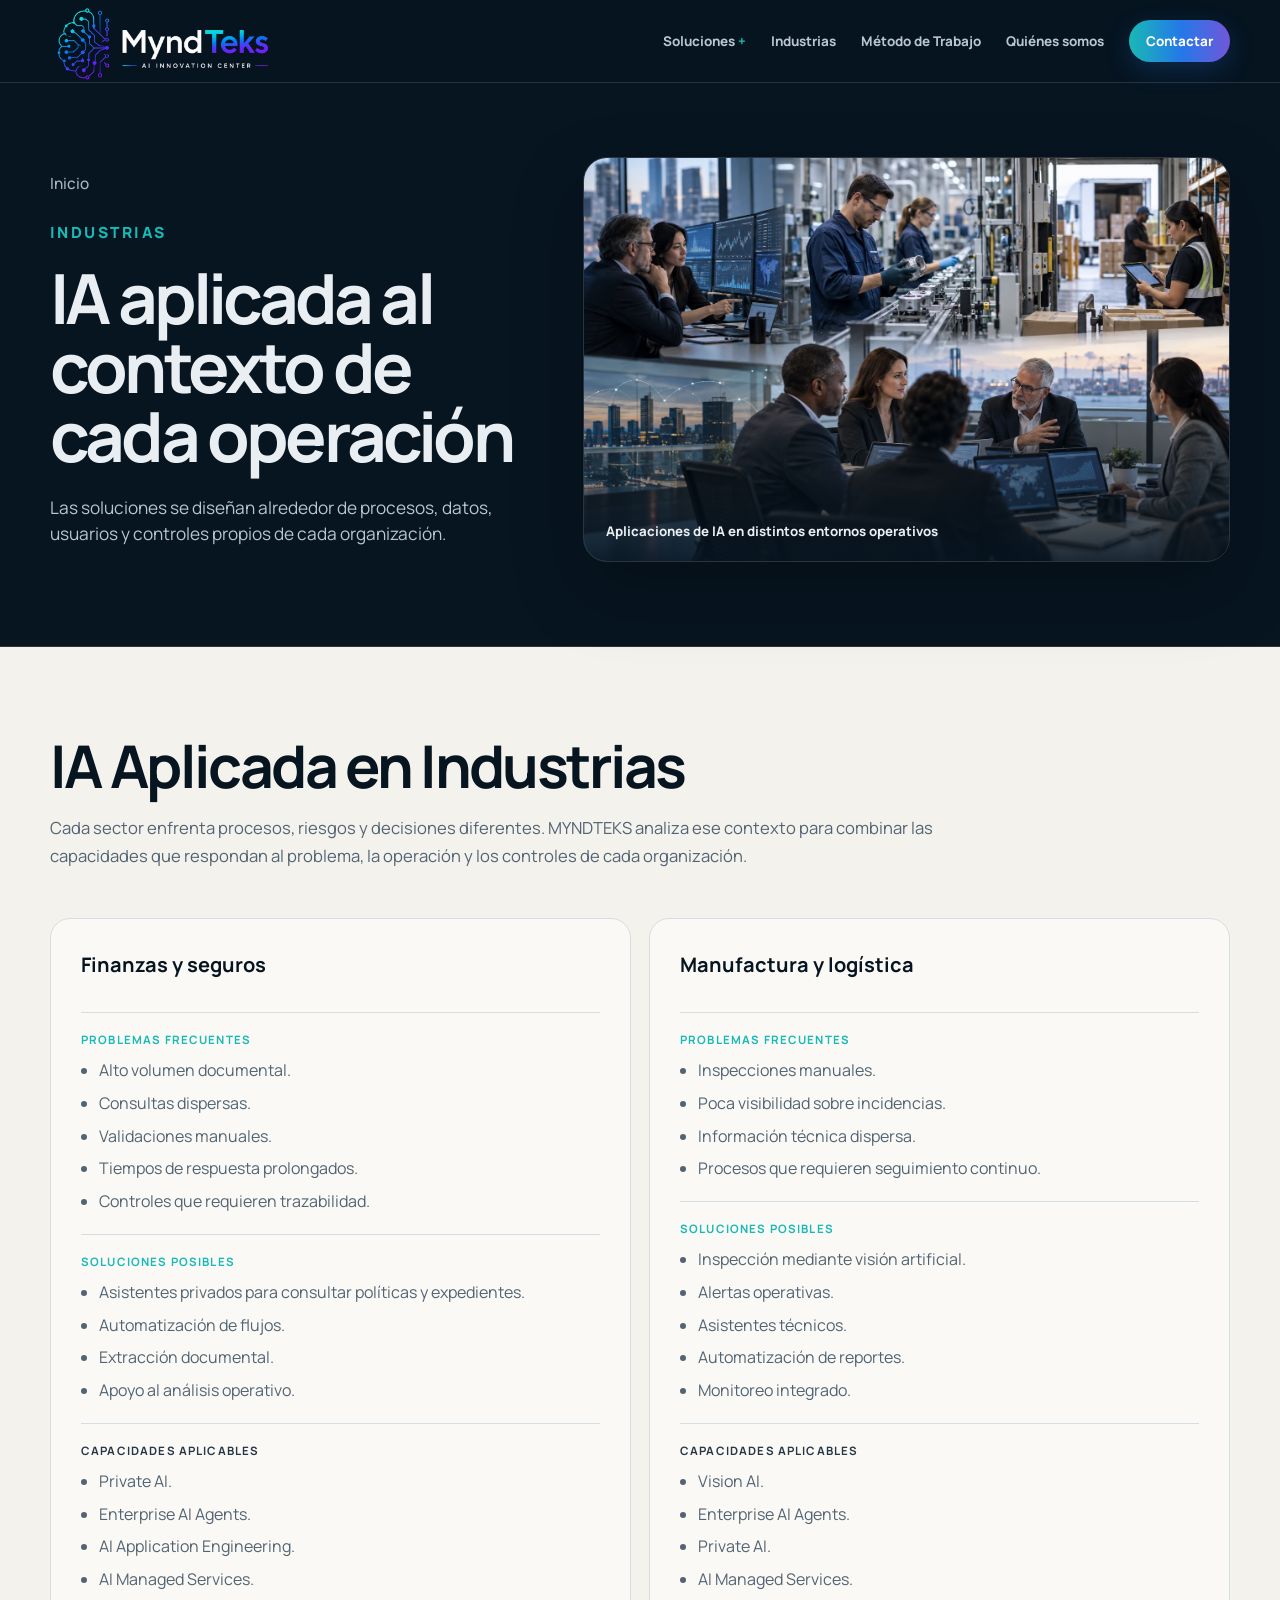
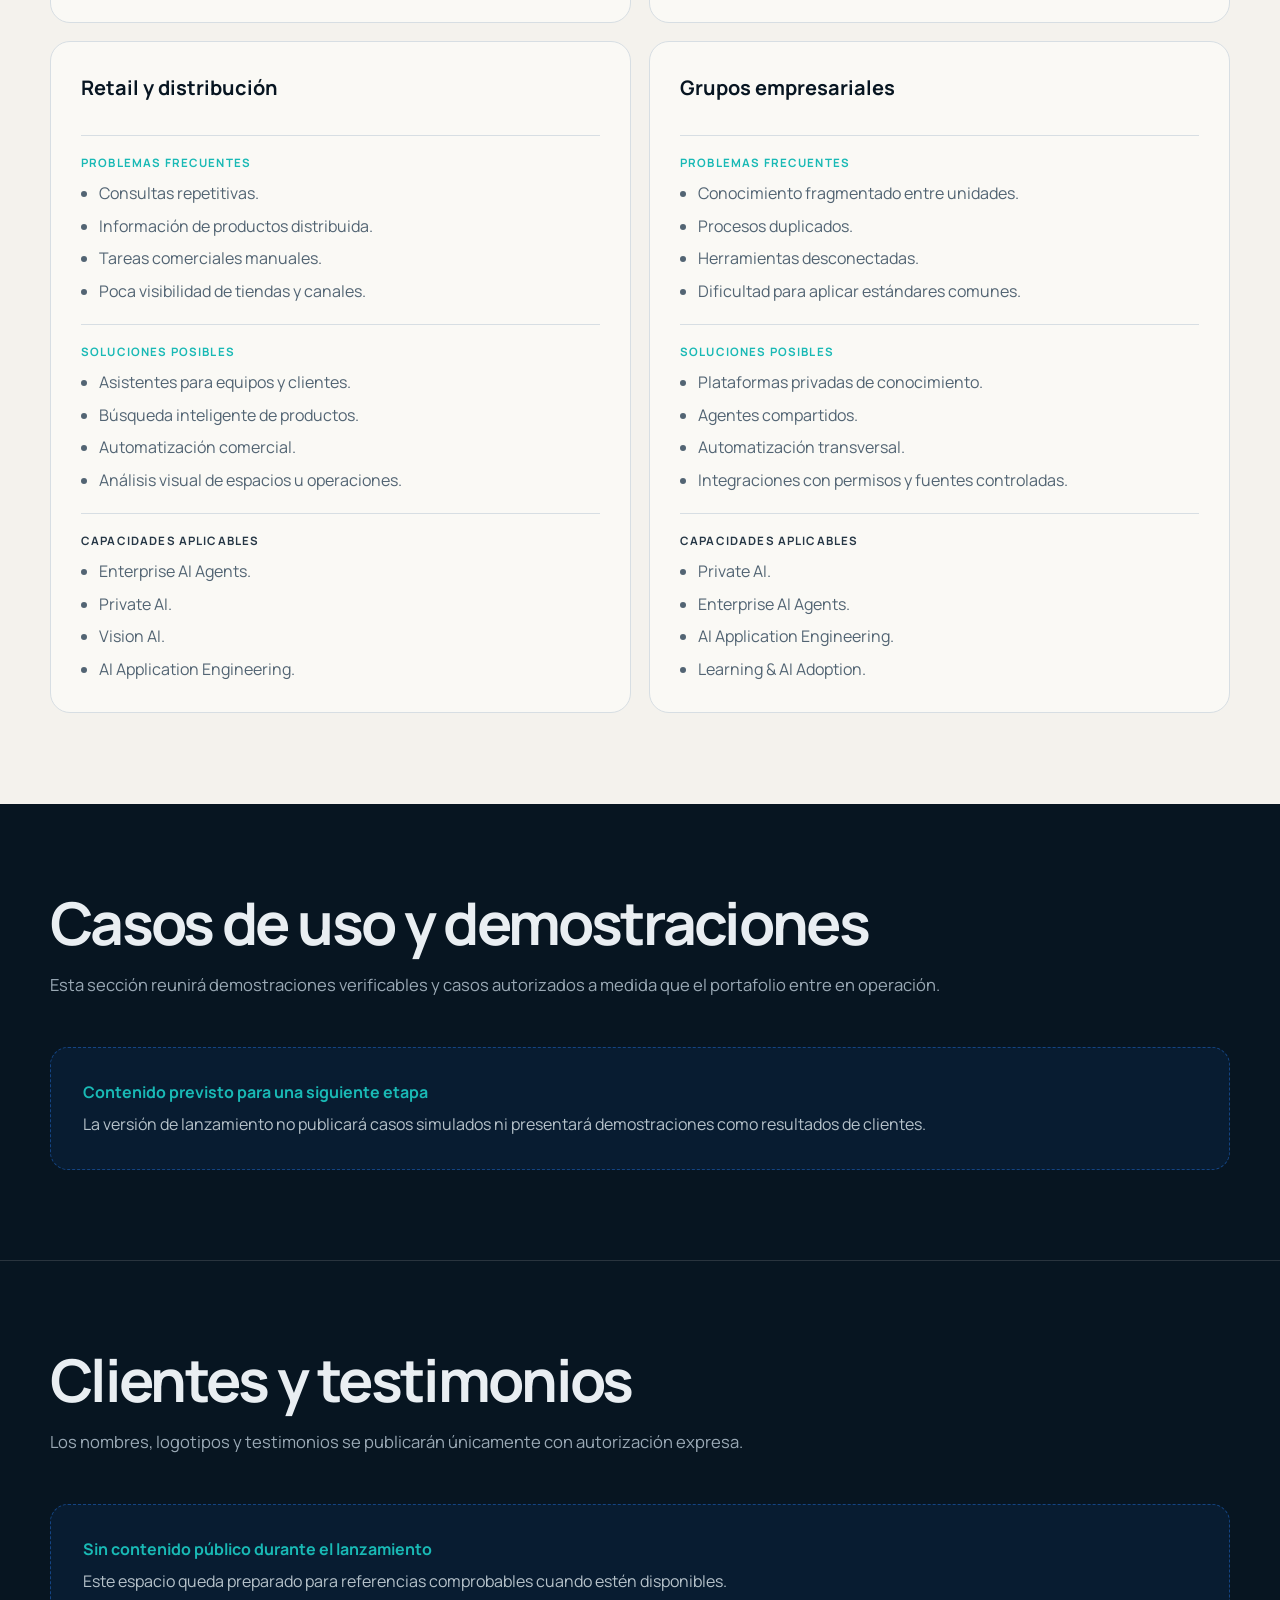
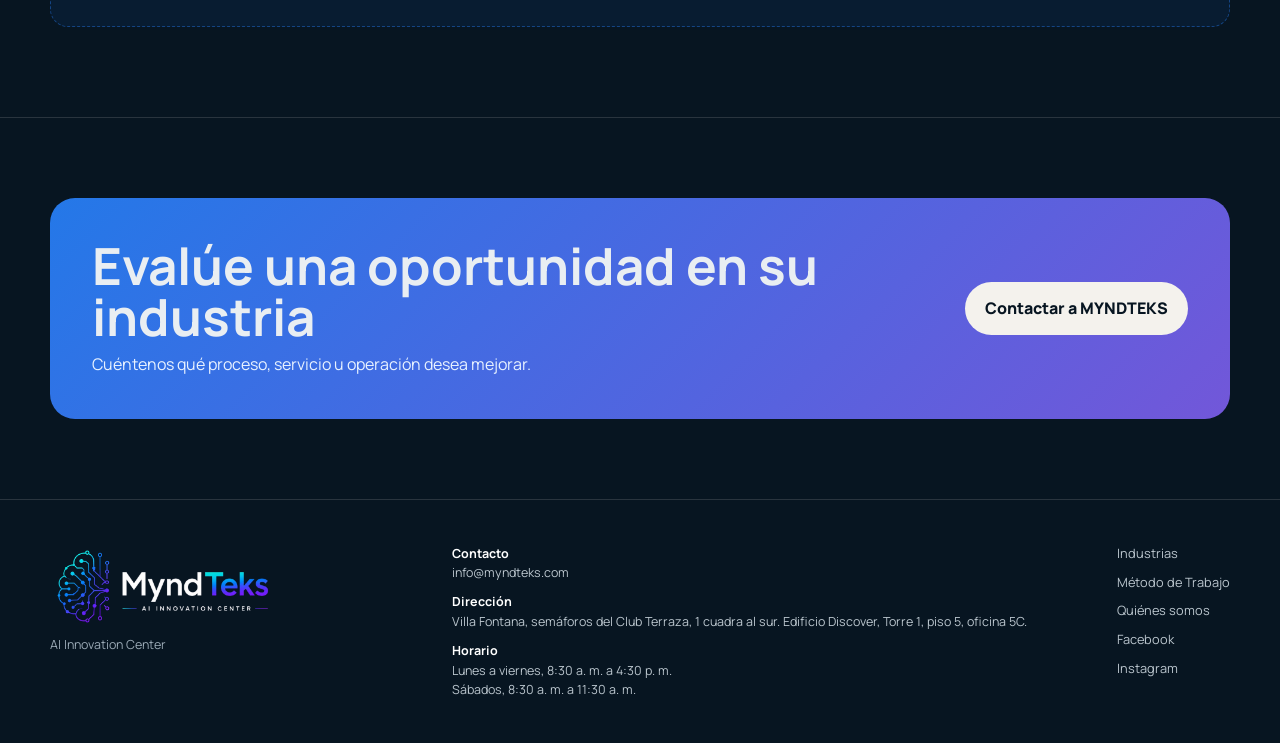
<file: industrias.html>
<!doctype html><html lang="es"><head><meta charset="utf-8"><meta name="viewport" content="width=device-width,initial-scale=1"><meta name="description" content="Aplicaciones de inteligencia artificial por industria y entorno operativo."><title>Industrias | MYNDTEKS</title><link rel="preconnect" href="https://fonts.googleapis.com"><link rel="preconnect" href="https://fonts.gstatic.com" crossorigin><link href="https://fonts.googleapis.com/css2?family=Manrope:wght@400;500;600;700;800&display=swap" rel="stylesheet"><link rel="stylesheet" href="assets/site-pages.css"></head><body class="overview-page page-industries"><header class="site-header"><div class="shell nav"><a class="brand" href="index.html"><img src="assets/myndteks-logo-v2.png" alt="MyndTeks, AI Innovation Center"></a><button class="menu-button" type="button" aria-expanded="false" aria-controls="site-links" aria-label="Abrir navegación">☰</button><nav class="links" id="site-links" aria-label="Navegación principal"><details class="menu"><summary>Soluciones</summary><div class="dropdown"><span class="dropdown-label">AI + Software</span><a href="soluciones/enterprise-ai-agents.html">Enterprise AI Agents</a><a href="soluciones/private-ai.html">Private AI</a><a href="soluciones/ai-application-engineering.html">AI Application Engineering</a><span class="dropdown-label">Hardware + AI</span><a href="soluciones/vision-ai.html">Vision AI</a><a href="soluciones/robteks-solutions.html">ROBTEKS Solutions</a><a href="soluciones/generative-media-xr.html">Generative Media & XR</a><span class="dropdown-label">Servicios complementarios</span><a href="soluciones/ai-managed-services.html">AI Managed Services</a><a href="soluciones/learning-ai-adoption.html">Learning & AI Adoption</a></div></details><a href="industrias.html">Industrias</a><a href="metodo-de-trabajo.html">Método de Trabajo</a><a href="quienes-somos.html">Quiénes somos</a><a class="nav-cta" href="index.html#contacto">Contactar</a></nav></div></header><main><section class="page-hero"><div class="shell page-hero-grid"><div><a class="crumb" href="index.html">Inicio</a><p class="kicker">Industrias</p><h1>IA aplicada al contexto de cada operación</h1><p class="lead">Las soluciones se diseñan alrededor de procesos, datos, usuarios y controles propios de cada organización.</p></div><figure class="page-hero-visual"><img src="assets/visuals/industries-multisector-v2.webp" alt="Profesionales trabajando en finanzas, manufactura, distribución y dirección empresarial" loading="eager"><figcaption>Aplicaciones de IA en distintos entornos operativos</figcaption></figure></div></section>
<section class="section light"><div class="shell"><div class="section-head"><h2>IA Aplicada en Industrias</h2><p>Cada sector enfrenta procesos, riesgos y decisiones diferentes. MYNDTEKS analiza ese contexto para combinar las capacidades que respondan al problema, la operación y los controles de cada organización.</p></div><div class="grid-2"><article class="card light-card industry-card"><h3>Finanzas y seguros</h3><div class="industry-block"><h4>Problemas frecuentes</h4><ul><li>Alto volumen documental.</li><li>Consultas dispersas.</li><li>Validaciones manuales.</li><li>Tiempos de respuesta prolongados.</li><li>Controles que requieren trazabilidad.</li></ul></div><div class="industry-block"><h4>Soluciones posibles</h4><ul><li>Asistentes privados para consultar políticas y expedientes.</li><li>Automatización de flujos.</li><li>Extracción documental.</li><li>Apoyo al análisis operativo.</li></ul></div><div class="industry-block tools"><h4>Capacidades aplicables</h4><ul><li>Private AI.</li><li>Enterprise AI Agents.</li><li>AI Application Engineering.</li><li>AI Managed Services.</li></ul></div></article><article class="card light-card industry-card"><h3>Manufactura y logística</h3><div class="industry-block"><h4>Problemas frecuentes</h4><ul><li>Inspecciones manuales.</li><li>Poca visibilidad sobre incidencias.</li><li>Información técnica dispersa.</li><li>Procesos que requieren seguimiento continuo.</li></ul></div><div class="industry-block"><h4>Soluciones posibles</h4><ul><li>Inspección mediante visión artificial.</li><li>Alertas operativas.</li><li>Asistentes técnicos.</li><li>Automatización de reportes.</li><li>Monitoreo integrado.</li></ul></div><div class="industry-block tools"><h4>Capacidades aplicables</h4><ul><li>Vision AI.</li><li>Enterprise AI Agents.</li><li>Private AI.</li><li>AI Managed Services.</li></ul></div></article><article class="card light-card industry-card"><h3>Retail y distribución</h3><div class="industry-block"><h4>Problemas frecuentes</h4><ul><li>Consultas repetitivas.</li><li>Información de productos distribuida.</li><li>Tareas comerciales manuales.</li><li>Poca visibilidad de tiendas y canales.</li></ul></div><div class="industry-block"><h4>Soluciones posibles</h4><ul><li>Asistentes para equipos y clientes.</li><li>Búsqueda inteligente de productos.</li><li>Automatización comercial.</li><li>Análisis visual de espacios u operaciones.</li></ul></div><div class="industry-block tools"><h4>Capacidades aplicables</h4><ul><li>Enterprise AI Agents.</li><li>Private AI.</li><li>Vision AI.</li><li>AI Application Engineering.</li></ul></div></article><article class="card light-card industry-card"><h3>Grupos empresariales</h3><div class="industry-block"><h4>Problemas frecuentes</h4><ul><li>Conocimiento fragmentado entre unidades.</li><li>Procesos duplicados.</li><li>Herramientas desconectadas.</li><li>Dificultad para aplicar estándares comunes.</li></ul></div><div class="industry-block"><h4>Soluciones posibles</h4><ul><li>Plataformas privadas de conocimiento.</li><li>Agentes compartidos.</li><li>Automatización transversal.</li><li>Integraciones con permisos y fuentes controladas.</li></ul></div><div class="industry-block tools"><h4>Capacidades aplicables</h4><ul><li>Private AI.</li><li>Enterprise AI Agents.</li><li>AI Application Engineering.</li><li>Learning & AI Adoption.</li></ul></div></article></div></div></section>
<section class="section"><div class="shell"><div class="section-head"><h2>Casos de uso y demostraciones</h2><p>Esta sección reunirá demostraciones verificables y casos autorizados a medida que el portafolio entre en operación.</p></div><div class="empty-state"><strong>Contenido previsto para una siguiente etapa</strong><p>La versión de lanzamiento no publicará casos simulados ni presentará demostraciones como resultados de clientes.</p></div></div></section>
<section class="section"><div class="shell"><div class="section-head"><h2>Clientes y testimonios</h2><p>Los nombres, logotipos y testimonios se publicarán únicamente con autorización expresa.</p></div><div class="empty-state"><strong>Sin contenido público durante el lanzamiento</strong><p>Este espacio queda preparado para referencias comprobables cuando estén disponibles.</p></div></div></section>
<section class="contact-banner"><div class="shell contact-box"><div><h2>Evalúe una oportunidad en su industria</h2><p>Cuéntenos qué proceso, servicio u operación desea mejorar.</p></div><a class="button button-light" href="index.html#contacto">Contactar a MYNDTEKS</a></div></section></main><footer><div class="shell footer-grid"><div><a class="footer-logo" href="index.html"><img src="assets/myndteks-logo-v2.png" alt="MyndTeks"></a><p>AI Innovation Center</p></div><div class="footer-contact"><div><strong>Contacto</strong><br><a href="mailto:info@myndteks.com">info@myndteks.com</a></div><div><strong>Dirección</strong><br>Villa Fontana, semáforos del Club Terraza, 1 cuadra al sur. Edificio Discover, Torre 1, piso 5, oficina 5C.</div><div><strong>Horario</strong><br>Lunes a viernes, 8:30 a. m. a 4:30 p. m.<br>Sábados, 8:30 a. m. a 11:30 a. m.</div></div><nav class="footer-links"><a href="industrias.html">Industrias</a><a href="metodo-de-trabajo.html">Método de Trabajo</a><a href="quienes-somos.html">Quiénes somos</a><a href="https://www.facebook.com/share/1Dg8SVqJUd/?mibextid=wwXIfr" target="_blank" rel="noopener noreferrer">Facebook</a><a href="https://www.instagram.com/myndteks?stkn=MWMyejZpemlmN2Np" target="_blank" rel="noopener noreferrer">Instagram</a></nav></div></footer><script>const b=document.querySelector('.menu-button');const ls=document.querySelectorAll('.links a');b.addEventListener('click',()=>{const o=document.body.classList.toggle('menu-open');b.setAttribute('aria-expanded',String(o));b.setAttribute('aria-label',o?'Cerrar navegación':'Abrir navegación');b.textContent=o?'×':'☰'});ls.forEach(a=>a.addEventListener('click',()=>{document.body.classList.remove('menu-open');b.setAttribute('aria-expanded','false');b.setAttribute('aria-label','Abrir navegación');b.textContent='☰'}));</script></body></html>
</file>
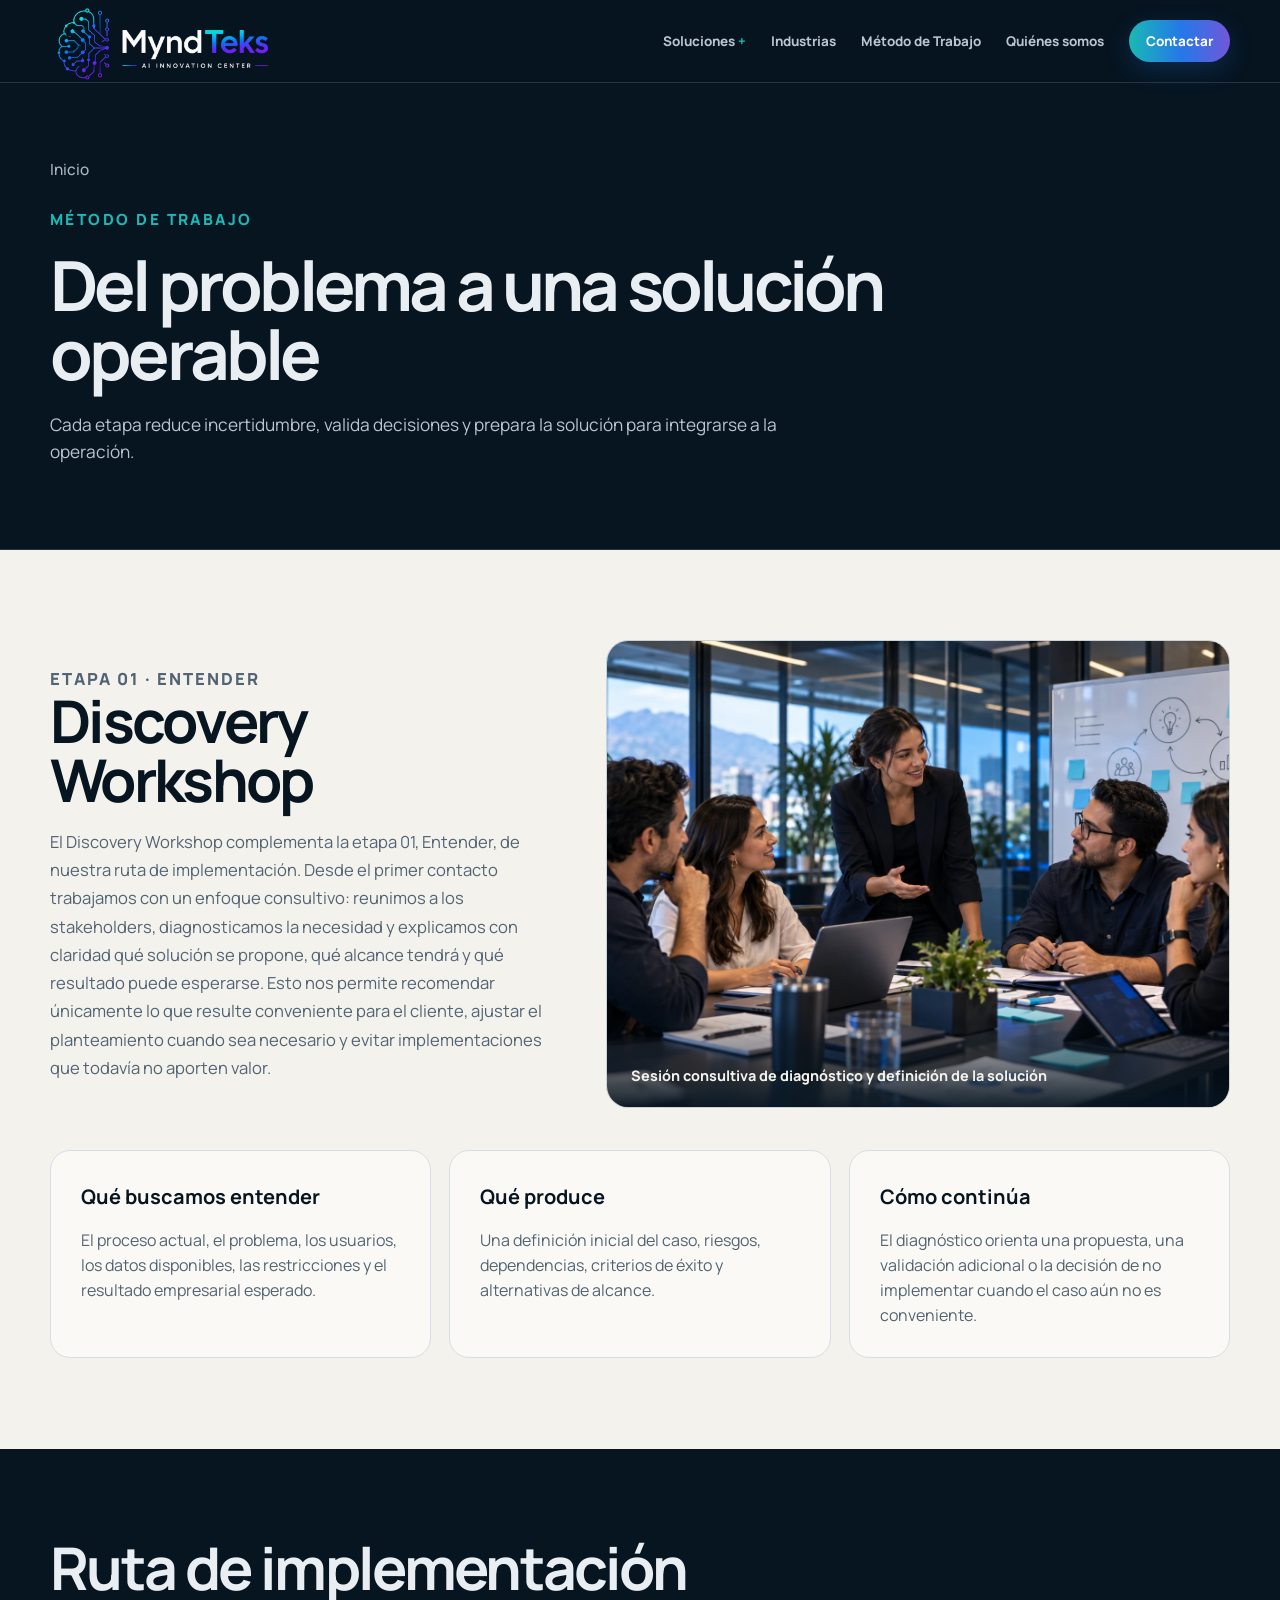
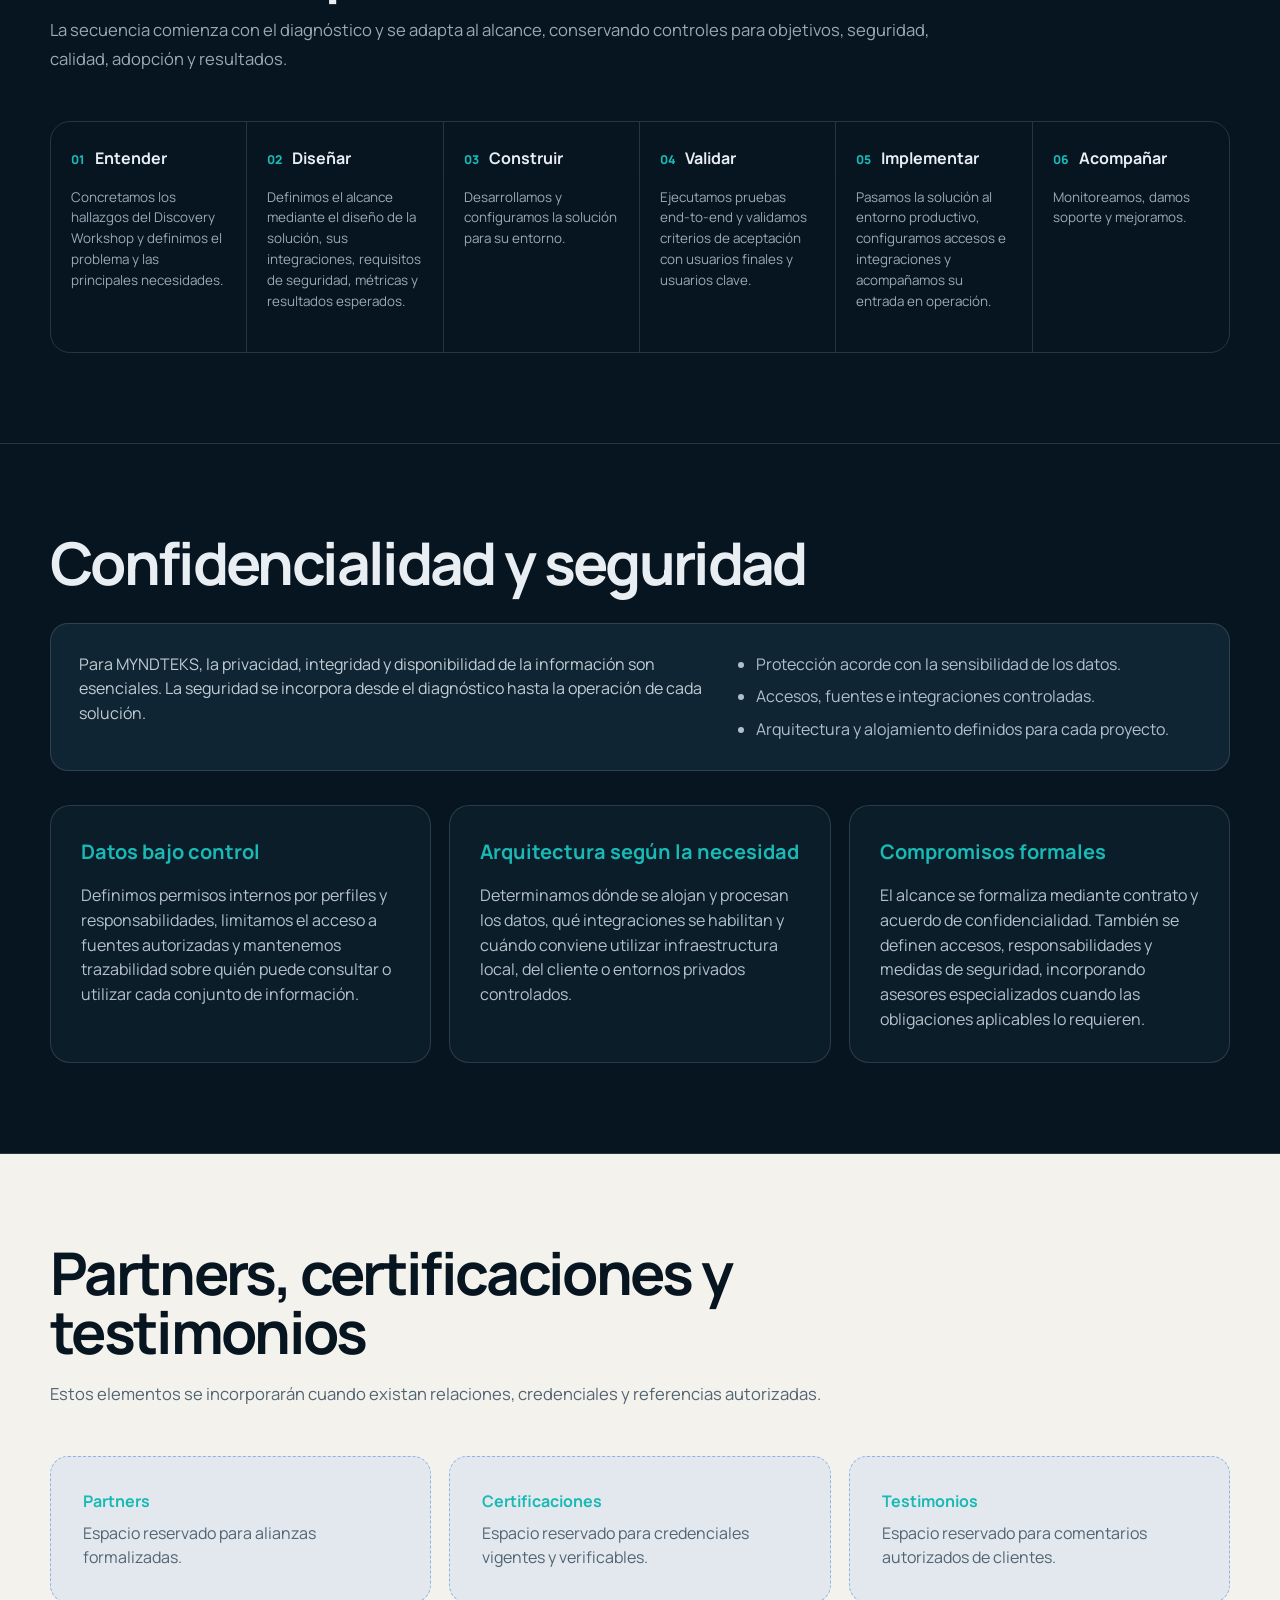
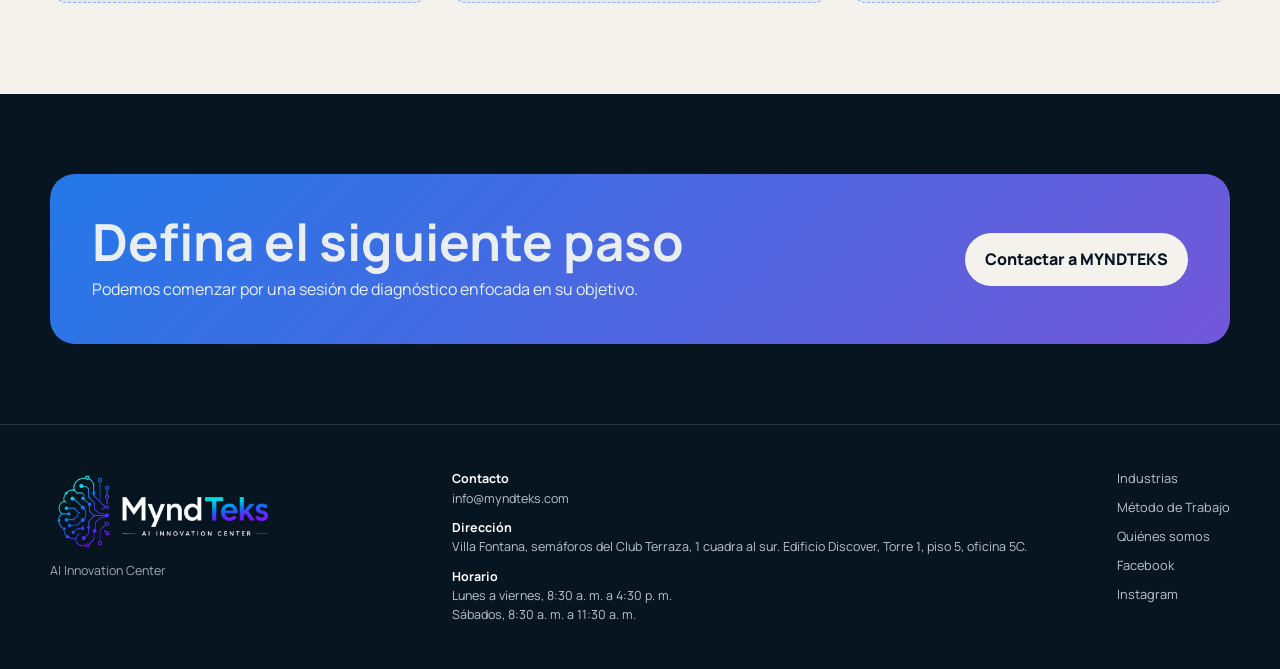
<file: metodo-de-trabajo.html>
<!doctype html><html lang="es"><head><meta charset="utf-8"><meta name="viewport" content="width=device-width,initial-scale=1"><meta name="description" content="Método de trabajo de MYNDTEKS desde el diagnóstico hasta la operación continua."><title>Método de Trabajo | MYNDTEKS</title><link rel="preconnect" href="https://fonts.googleapis.com"><link rel="preconnect" href="https://fonts.gstatic.com" crossorigin><link href="https://fonts.googleapis.com/css2?family=Manrope:wght@400;500;600;700;800&display=swap" rel="stylesheet"><link rel="stylesheet" href="assets/site-pages.css"></head><body class="overview-page page-method"><header class="site-header"><div class="shell nav"><a class="brand" href="index.html"><img src="assets/myndteks-logo-v2.png" alt="MyndTeks, AI Innovation Center"></a><button class="menu-button" type="button" aria-expanded="false" aria-controls="site-links" aria-label="Abrir navegación">☰</button><nav class="links" id="site-links" aria-label="Navegación principal"><details class="menu"><summary>Soluciones</summary><div class="dropdown"><span class="dropdown-label">AI + Software</span><a href="soluciones/enterprise-ai-agents.html">Enterprise AI Agents</a><a href="soluciones/private-ai.html">Private AI</a><a href="soluciones/ai-application-engineering.html">AI Application Engineering</a><span class="dropdown-label">Hardware + AI</span><a href="soluciones/vision-ai.html">Vision AI</a><a href="soluciones/robteks-solutions.html">ROBTEKS Solutions</a><a href="soluciones/generative-media-xr.html">Generative Media & XR</a><span class="dropdown-label">Servicios complementarios</span><a href="soluciones/ai-managed-services.html">AI Managed Services</a><a href="soluciones/learning-ai-adoption.html">Learning & AI Adoption</a></div></details><a href="industrias.html">Industrias</a><a href="metodo-de-trabajo.html">Método de Trabajo</a><a href="quienes-somos.html">Quiénes somos</a><a class="nav-cta" href="index.html#contacto">Contactar</a></nav></div></header><main><section class="page-hero"><div class="shell"><a class="crumb" href="index.html">Inicio</a><p class="kicker">Método de Trabajo</p><h1>Del problema a una solución operable</h1><p class="lead">Cada etapa reduce incertidumbre, valida decisiones y prepara la solución para integrarse a la operación.</p></div></section>
<section class="section light"><div class="shell"><div class="discovery-layout"><div class="section-head"><div><p class="stage-badge">Etapa 01 · Entender</p><h2>Discovery Workshop</h2></div><p>El Discovery Workshop complementa la etapa 01, Entender, de nuestra ruta de implementación. Desde el primer contacto trabajamos con un enfoque consultivo: reunimos a los stakeholders, diagnosticamos la necesidad y explicamos con claridad qué solución se propone, qué alcance tendrá y qué resultado puede esperarse. Esto nos permite recomendar únicamente lo que resulte conveniente para el cliente, ajustar el planteamiento cuando sea necesario y evitar implementaciones que todavía no aporten valor.</p></div><figure class="editorial-visual"><img src="assets/visuals/discovery-workshop-concept.webp" alt="Consultores y responsables de negocio participando en una sesión de diagnóstico" loading="eager"><figcaption>Sesión consultiva de diagnóstico y definición de la solución</figcaption></figure></div><div class="grid-3"><article class="card light-card"><h3>Qué buscamos entender</h3><p>El proceso actual, el problema, los usuarios, los datos disponibles, las restricciones y el resultado empresarial esperado.</p></article><article class="card light-card"><h3>Qué produce</h3><p>Una definición inicial del caso, riesgos, dependencias, criterios de éxito y alternativas de alcance.</p></article><article class="card light-card"><h3>Cómo continúa</h3><p>El diagnóstico orienta una propuesta, una validación adicional o la decisión de no implementar cuando el caso aún no es conveniente.</p></article></div></div></section>
<section class="section"><div class="shell"><div class="section-head"><h2>Ruta de implementación</h2><p>La secuencia comienza con el diagnóstico y se adapta al alcance, conservando controles para objetivos, seguridad, calidad, adopción y resultados.</p></div><div class="steps"><article class="step"><div class="step-title"><span>01</span><h3>Entender</h3></div><p>Concretamos los hallazgos del Discovery Workshop y definimos el problema y las principales necesidades.</p></article><article class="step"><div class="step-title"><span>02</span><h3>Diseñar</h3></div><p>Definimos el alcance mediante el diseño de la solución, sus integraciones, requisitos de seguridad, métricas y resultados esperados.</p></article><article class="step"><div class="step-title"><span>03</span><h3>Construir</h3></div><p>Desarrollamos y configuramos la solución para su entorno.</p></article><article class="step"><div class="step-title"><span>04</span><h3>Validar</h3></div><p>Ejecutamos pruebas end-to-end y validamos criterios de aceptación con usuarios finales y usuarios clave.</p></article><article class="step"><div class="step-title"><span>05</span><h3>Implementar</h3></div><p>Pasamos la solución al entorno productivo, configuramos accesos e integraciones y acompañamos su entrada en operación.</p></article><article class="step"><div class="step-title"><span>06</span><h3>Acompañar</h3></div><p>Monitoreamos, damos soporte y mejoramos.</p></article></div></div></section>
<section class="section"><div class="shell"><div class="section-head"><h2>Confidencialidad y seguridad</h2></div><div class="security-intro"><p>Para MYNDTEKS, la privacidad, integridad y disponibilidad de la información son esenciales. La seguridad se incorpora desde el diagnóstico hasta la operación de cada solución.</p><ul><li>Protección acorde con la sensibilidad de los datos.</li><li>Accesos, fuentes e integraciones controladas.</li><li>Arquitectura y alojamiento definidos para cada proyecto.</li></ul></div><div class="grid-3 security-grid"><article class="card"><h3>Datos bajo control</h3><p>Definimos permisos internos por perfiles y responsabilidades, limitamos el acceso a fuentes autorizadas y mantenemos trazabilidad sobre quién puede consultar o utilizar cada conjunto de información.</p></article><article class="card"><h3>Arquitectura según la necesidad</h3><p>Determinamos dónde se alojan y procesan los datos, qué integraciones se habilitan y cuándo conviene utilizar infraestructura local, del cliente o entornos privados controlados.</p></article><article class="card"><h3>Compromisos formales</h3><p>El alcance se formaliza mediante contrato y acuerdo de confidencialidad. También se definen accesos, responsabilidades y medidas de seguridad, incorporando asesores especializados cuando las obligaciones aplicables lo requieren.</p></article></div></div></section>
<section class="section light"><div class="shell"><div class="section-head"><h2>Partners, certificaciones y testimonios</h2><p>Estos elementos se incorporarán cuando existan relaciones, credenciales y referencias autorizadas.</p></div><div class="grid-3"><div class="empty-state"><strong>Partners</strong><p>Espacio reservado para alianzas formalizadas.</p></div><div class="empty-state"><strong>Certificaciones</strong><p>Espacio reservado para credenciales vigentes y verificables.</p></div><div class="empty-state"><strong>Testimonios</strong><p>Espacio reservado para comentarios autorizados de clientes.</p></div></div></div></section>
<section class="contact-banner"><div class="shell contact-box"><div><h2>Defina el siguiente paso</h2><p>Podemos comenzar por una sesión de diagnóstico enfocada en su objetivo.</p></div><a class="button button-light" href="index.html#contacto">Contactar a MYNDTEKS</a></div></section></main><footer><div class="shell footer-grid"><div><a class="footer-logo" href="index.html"><img src="assets/myndteks-logo-v2.png" alt="MyndTeks"></a><p>AI Innovation Center</p></div><div class="footer-contact"><div><strong>Contacto</strong><br><a href="mailto:info@myndteks.com">info@myndteks.com</a></div><div><strong>Dirección</strong><br>Villa Fontana, semáforos del Club Terraza, 1 cuadra al sur. Edificio Discover, Torre 1, piso 5, oficina 5C.</div><div><strong>Horario</strong><br>Lunes a viernes, 8:30 a. m. a 4:30 p. m.<br>Sábados, 8:30 a. m. a 11:30 a. m.</div></div><nav class="footer-links"><a href="industrias.html">Industrias</a><a href="metodo-de-trabajo.html">Método de Trabajo</a><a href="quienes-somos.html">Quiénes somos</a><a href="https://www.facebook.com/share/1Dg8SVqJUd/?mibextid=wwXIfr" target="_blank" rel="noopener noreferrer">Facebook</a><a href="https://www.instagram.com/myndteks?stkn=MWMyejZpemlmN2Np" target="_blank" rel="noopener noreferrer">Instagram</a></nav></div></footer><script>const b=document.querySelector('.menu-button');const ls=document.querySelectorAll('.links a');b.addEventListener('click',()=>{const o=document.body.classList.toggle('menu-open');b.setAttribute('aria-expanded',String(o));b.setAttribute('aria-label',o?'Cerrar navegación':'Abrir navegación');b.textContent=o?'×':'☰'});ls.forEach(a=>a.addEventListener('click',()=>{document.body.classList.remove('menu-open');b.setAttribute('aria-expanded','false');b.setAttribute('aria-label','Abrir navegación');b.textContent='☰'}));</script></body></html>
</file>
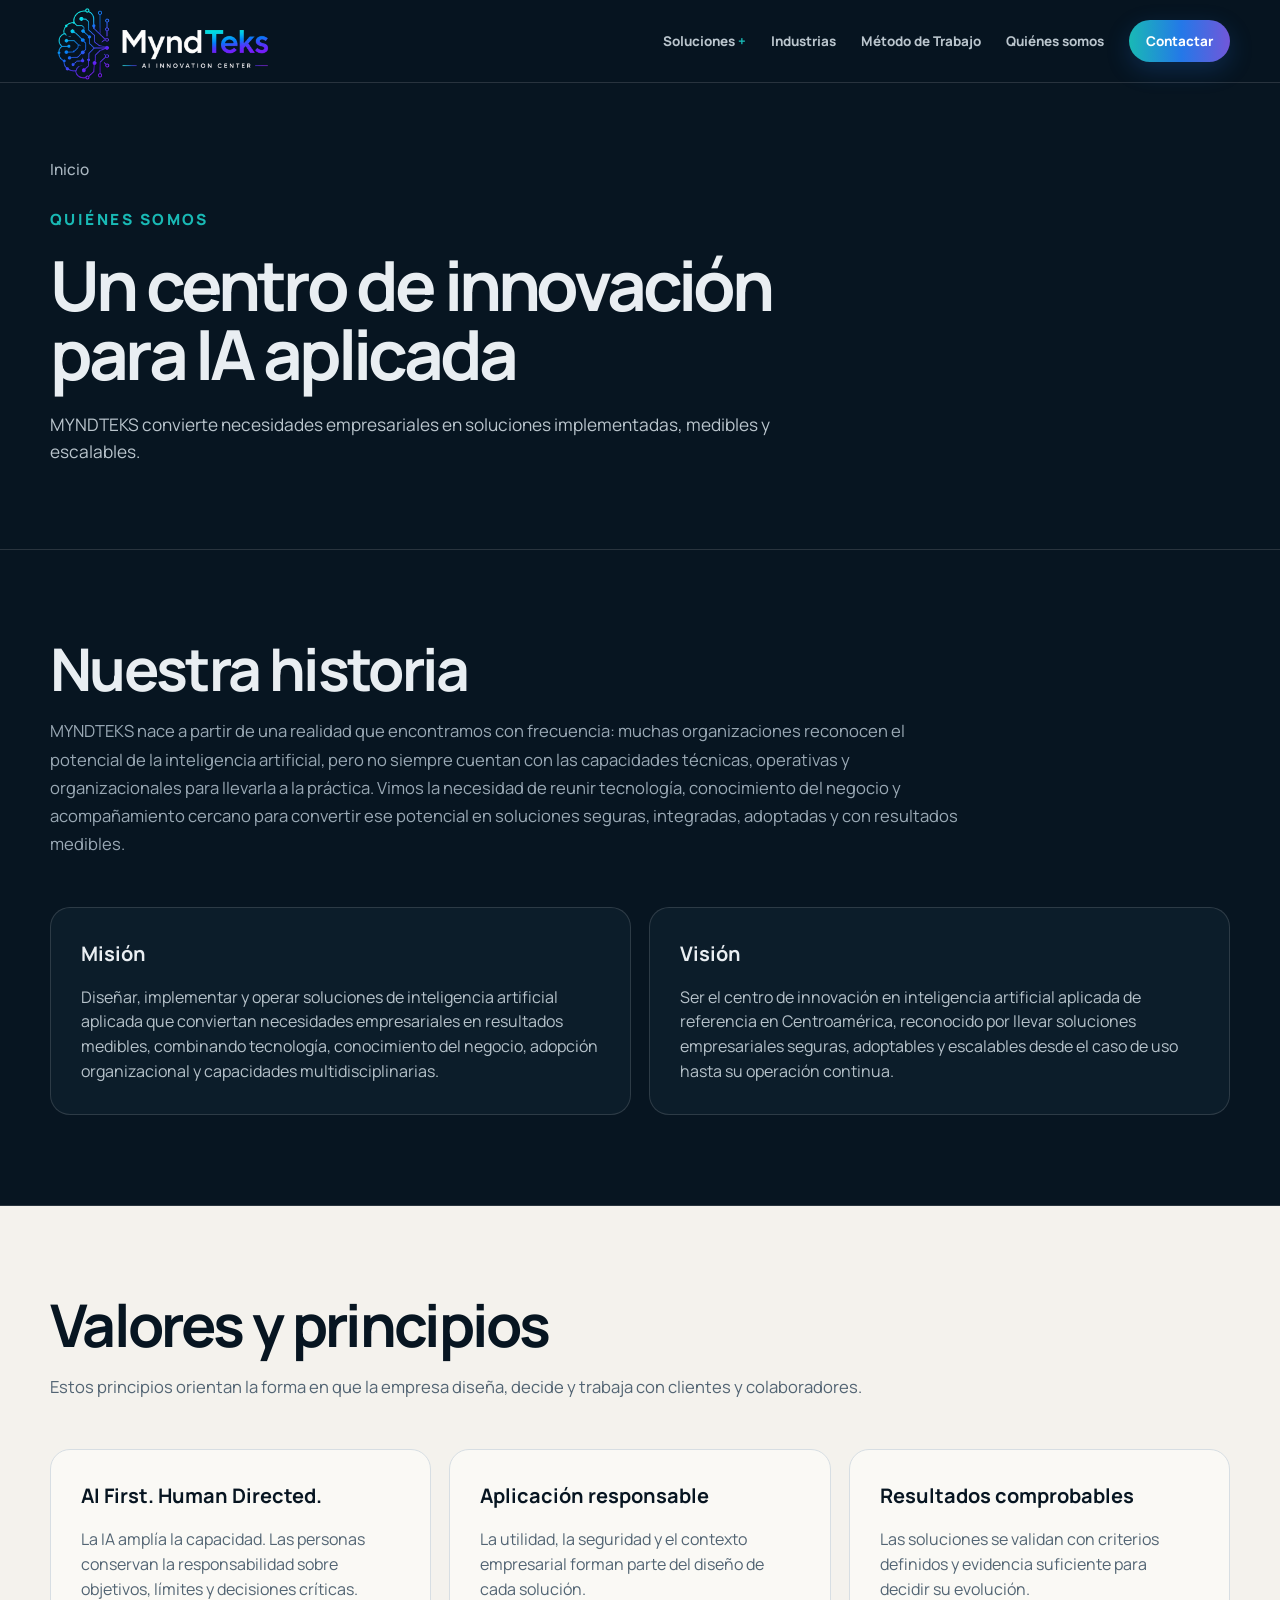
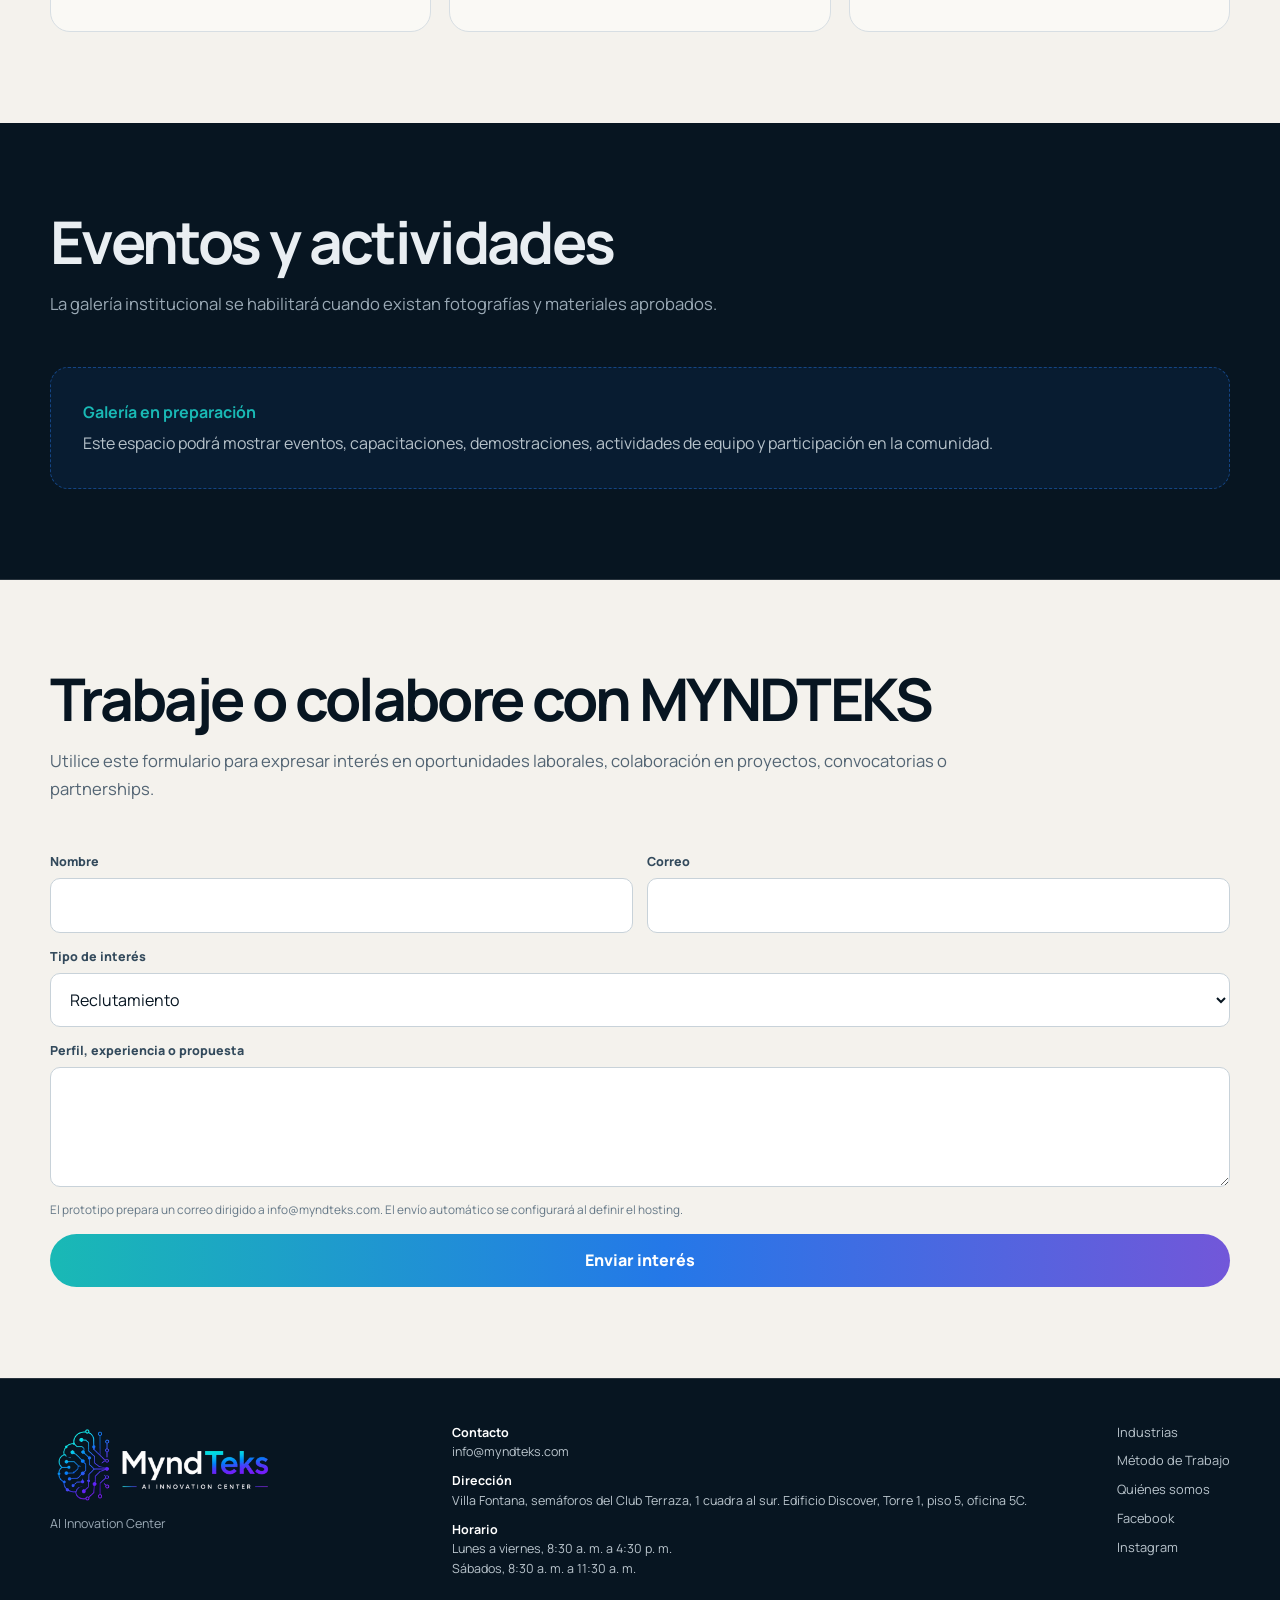
<file: quienes-somos.html>
<!doctype html><html lang="es"><head><meta charset="utf-8"><meta name="viewport" content="width=device-width,initial-scale=1"><meta name="description" content="Historia, misión, visión, valores y oportunidades de colaboración con MYNDTEKS."><title>Quiénes somos | MYNDTEKS</title><link rel="preconnect" href="https://fonts.googleapis.com"><link rel="preconnect" href="https://fonts.gstatic.com" crossorigin><link href="https://fonts.googleapis.com/css2?family=Manrope:wght@400;500;600;700;800&display=swap" rel="stylesheet"><link rel="stylesheet" href="assets/site-pages.css"></head><body class="overview-page page-about"><header class="site-header"><div class="shell nav"><a class="brand" href="index.html"><img src="assets/myndteks-logo-v2.png" alt="MyndTeks, AI Innovation Center"></a><button class="menu-button" type="button" aria-expanded="false" aria-controls="site-links" aria-label="Abrir navegación">☰</button><nav class="links" id="site-links" aria-label="Navegación principal"><details class="menu"><summary>Soluciones</summary><div class="dropdown"><span class="dropdown-label">AI + Software</span><a href="soluciones/enterprise-ai-agents.html">Enterprise AI Agents</a><a href="soluciones/private-ai.html">Private AI</a><a href="soluciones/ai-application-engineering.html">AI Application Engineering</a><span class="dropdown-label">Hardware + AI</span><a href="soluciones/vision-ai.html">Vision AI</a><a href="soluciones/robteks-solutions.html">ROBTEKS Solutions</a><a href="soluciones/generative-media-xr.html">Generative Media & XR</a><span class="dropdown-label">Servicios complementarios</span><a href="soluciones/ai-managed-services.html">AI Managed Services</a><a href="soluciones/learning-ai-adoption.html">Learning & AI Adoption</a></div></details><a href="industrias.html">Industrias</a><a href="metodo-de-trabajo.html">Método de Trabajo</a><a href="quienes-somos.html">Quiénes somos</a><a class="nav-cta" href="index.html#contacto">Contactar</a></nav></div></header><main><section class="page-hero"><div class="shell"><a class="crumb" href="index.html">Inicio</a><p class="kicker">Quiénes somos</p><h1>Un centro de innovación para IA aplicada</h1><p class="lead">MYNDTEKS convierte necesidades empresariales en soluciones implementadas, medibles y escalables.</p></div></section>
<section class="section"><div class="shell"><div class="section-head"><h2>Nuestra historia</h2><p>MYNDTEKS nace a partir de una realidad que encontramos con frecuencia: muchas organizaciones reconocen el potencial de la inteligencia artificial, pero no siempre cuentan con las capacidades técnicas, operativas y organizacionales para llevarla a la práctica. Vimos la necesidad de reunir tecnología, conocimiento del negocio y acompañamiento cercano para convertir ese potencial en soluciones seguras, integradas, adoptadas y con resultados medibles.</p></div><div class="grid-2"><article class="card"><h3>Misión</h3><p>Diseñar, implementar y operar soluciones de inteligencia artificial aplicada que conviertan necesidades empresariales en resultados medibles, combinando tecnología, conocimiento del negocio, adopción organizacional y capacidades multidisciplinarias.</p></article><article class="card"><h3>Visión</h3><p>Ser el centro de innovación en inteligencia artificial aplicada de referencia en Centroamérica, reconocido por llevar soluciones empresariales seguras, adoptables y escalables desde el caso de uso hasta su operación continua.</p></article></div></div></section>
<section class="section light"><div class="shell"><div class="section-head"><h2>Valores y principios</h2><p>Estos principios orientan la forma en que la empresa diseña, decide y trabaja con clientes y colaboradores.</p></div><div class="grid-3"><article class="card light-card"><h3>AI First. Human Directed.</h3><p>La IA amplía la capacidad. Las personas conservan la responsabilidad sobre objetivos, límites y decisiones críticas.</p></article><article class="card light-card"><h3>Aplicación responsable</h3><p>La utilidad, la seguridad y el contexto empresarial forman parte del diseño de cada solución.</p></article><article class="card light-card"><h3>Resultados comprobables</h3><p>Las soluciones se validan con criterios definidos y evidencia suficiente para decidir su evolución.</p></article></div></div></section>
<section class="section"><div class="shell"><div class="section-head"><h2>Eventos y actividades</h2><p>La galería institucional se habilitará cuando existan fotografías y materiales aprobados.</p></div><div class="empty-state"><strong>Galería en preparación</strong><p>Este espacio podrá mostrar eventos, capacitaciones, demostraciones, actividades de equipo y participación en la comunidad.</p></div></div></section>
<section class="section light"><div class="shell"><div class="section-head"><h2>Trabaje o colabore con MYNDTEKS</h2><p>Utilice este formulario para expresar interés en oportunidades laborales, colaboración en proyectos, convocatorias o partnerships.</p></div><form class="form" id="collaboration-form"><div class="field"><label for="nombre">Nombre</label><input id="nombre" name="nombre" required></div><div class="field"><label for="correo">Correo</label><input id="correo" name="correo" type="email" required></div><div class="field full"><label for="tipo">Tipo de interés</label><select id="tipo" name="tipo"><option>Reclutamiento</option><option>Colaboración en proyectos</option><option>Convocatorias</option><option>Partnership</option></select></div><div class="field full"><label for="mensaje">Perfil, experiencia o propuesta</label><textarea id="mensaje" name="mensaje" required></textarea></div><p class="form-note">El prototipo prepara un correo dirigido a info@myndteks.com. El envío automático se configurará al definir el hosting.</p><button class="button" type="submit">Enviar interés</button></form></div></section></main><footer><div class="shell footer-grid"><div><a class="footer-logo" href="index.html"><img src="assets/myndteks-logo-v2.png" alt="MyndTeks"></a><p>AI Innovation Center</p></div><div class="footer-contact"><div><strong>Contacto</strong><br><a href="mailto:info@myndteks.com">info@myndteks.com</a></div><div><strong>Dirección</strong><br>Villa Fontana, semáforos del Club Terraza, 1 cuadra al sur. Edificio Discover, Torre 1, piso 5, oficina 5C.</div><div><strong>Horario</strong><br>Lunes a viernes, 8:30 a. m. a 4:30 p. m.<br>Sábados, 8:30 a. m. a 11:30 a. m.</div></div><nav class="footer-links"><a href="industrias.html">Industrias</a><a href="metodo-de-trabajo.html">Método de Trabajo</a><a href="quienes-somos.html">Quiénes somos</a><a href="https://www.facebook.com/share/1Dg8SVqJUd/?mibextid=wwXIfr" target="_blank" rel="noopener noreferrer">Facebook</a><a href="https://www.instagram.com/myndteks?stkn=MWMyejZpemlmN2Np" target="_blank" rel="noopener noreferrer">Instagram</a></nav></div></footer><script>const b=document.querySelector('.menu-button');const ls=document.querySelectorAll('.links a');b.addEventListener('click',()=>{const o=document.body.classList.toggle('menu-open');b.setAttribute('aria-expanded',String(o));b.setAttribute('aria-label',o?'Cerrar navegación':'Abrir navegación');b.textContent=o?'×':'☰'});ls.forEach(a=>a.addEventListener('click',()=>{document.body.classList.remove('menu-open');b.setAttribute('aria-expanded','false');b.setAttribute('aria-label','Abrir navegación');b.textContent='☰'}));</script><script>document.getElementById('collaboration-form').addEventListener('submit',e=>{e.preventDefault();const f=new FormData(e.currentTarget);const s=encodeURIComponent('Interés en '+f.get('tipo')+' · '+f.get('nombre'));const b=encodeURIComponent('Nombre: '+f.get('nombre')+'\nCorreo: '+f.get('correo')+'\nTipo: '+f.get('tipo')+'\n\nPerfil, experiencia o propuesta:\n'+f.get('mensaje'));window.location.href='mailto:info@myndteks.com?subject='+s+'&body='+b});</script></body></html>
</file>
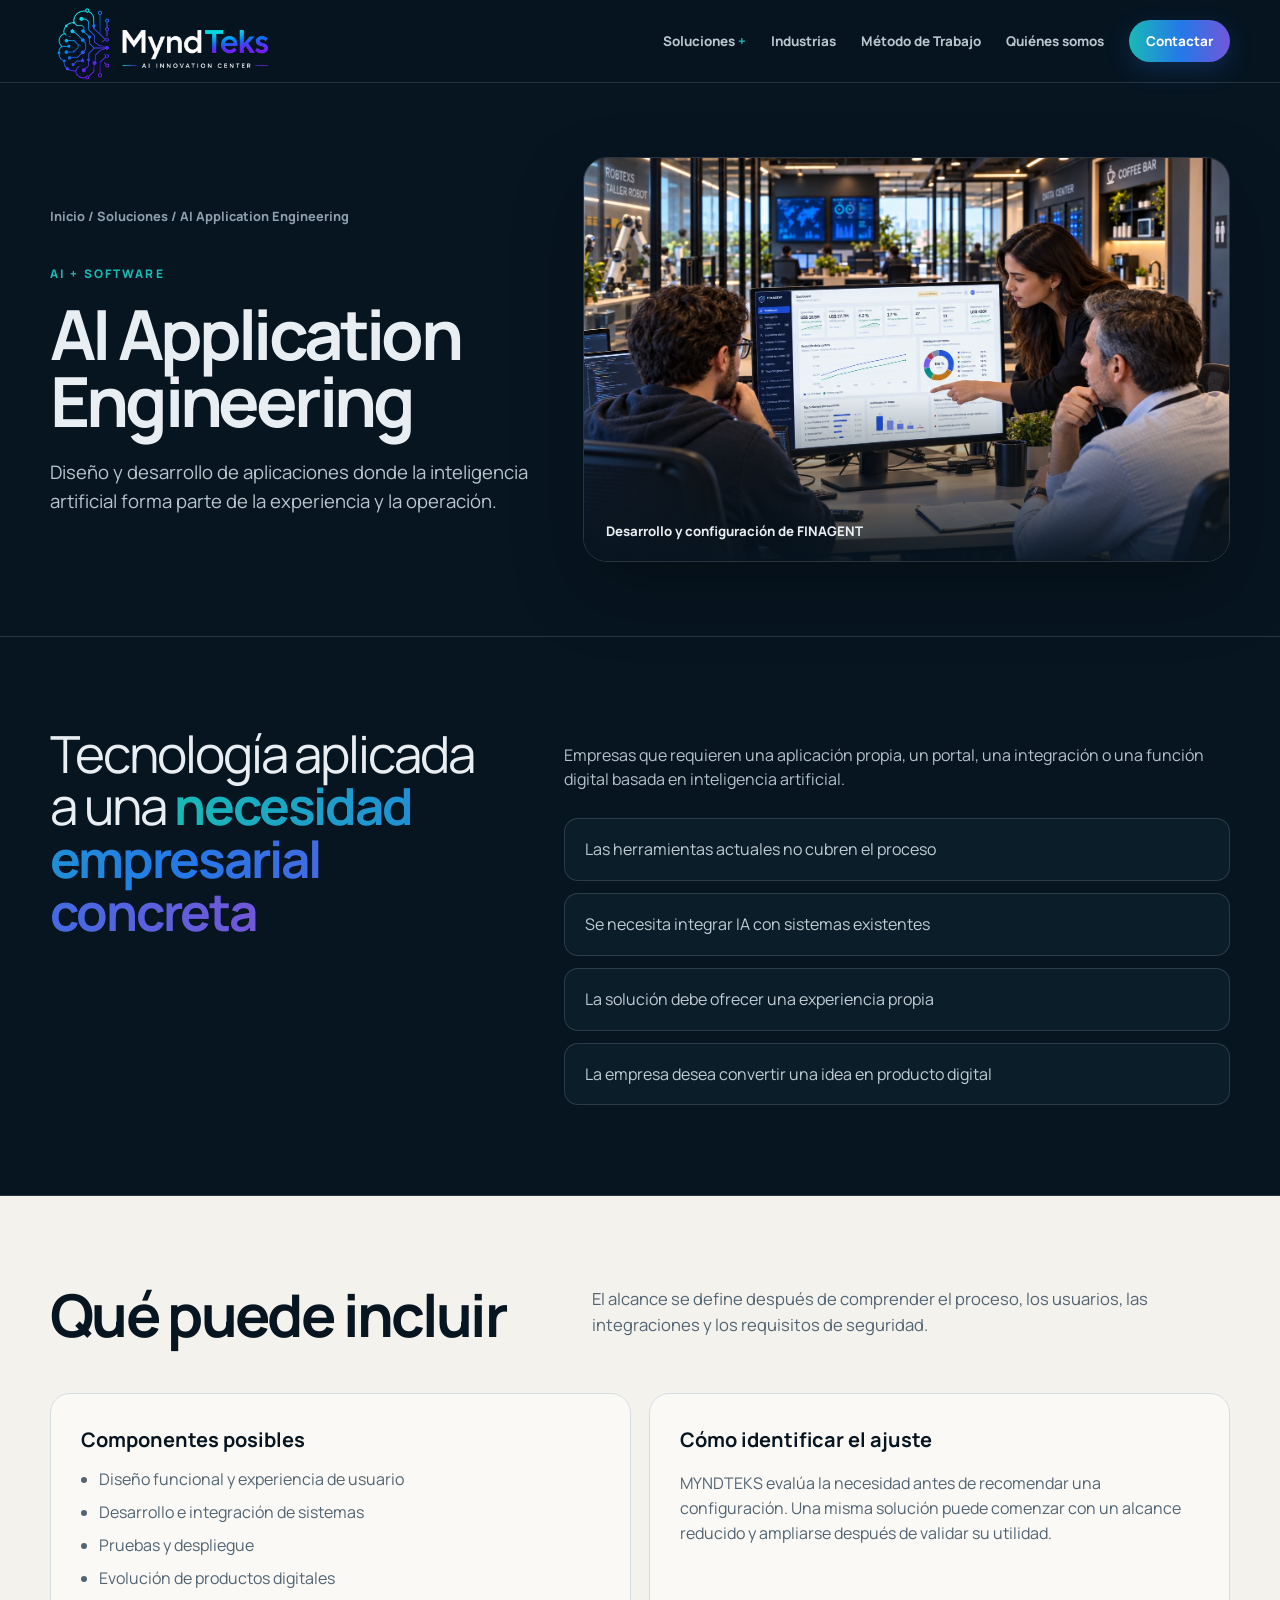
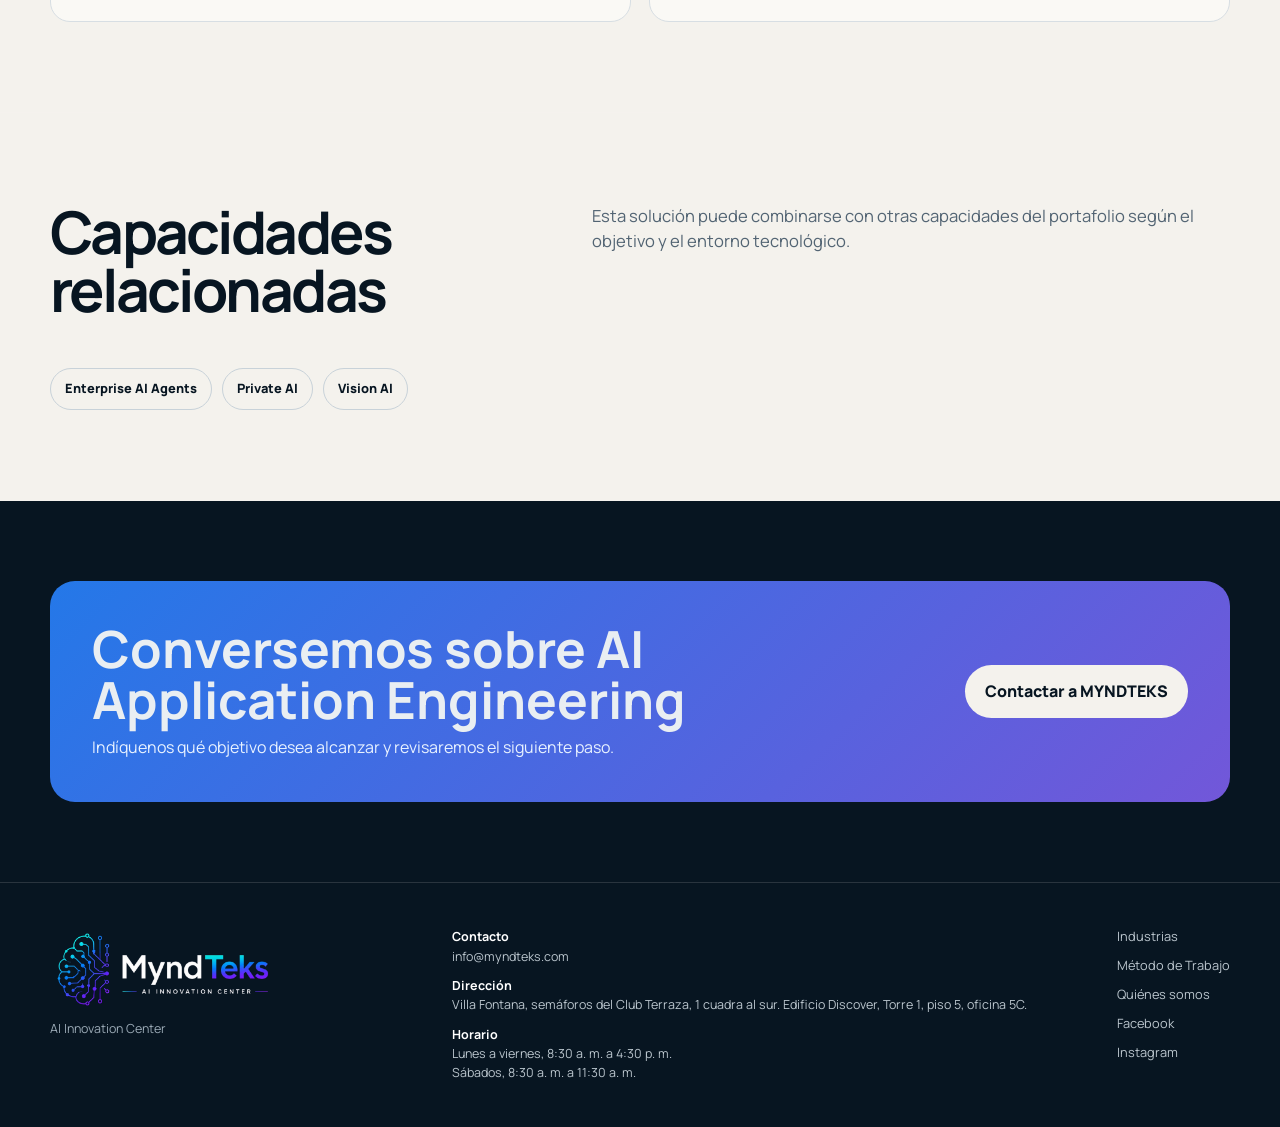
<file: soluciones/ai-application-engineering.html>
<!doctype html><html lang="es"><head><meta charset="utf-8"><meta name="viewport" content="width=device-width,initial-scale=1"><meta name="description" content="Diseño y desarrollo de aplicaciones donde la inteligencia artificial forma parte de la experiencia y la operación."><title>AI Application Engineering | MYNDTEKS</title><link rel="preconnect" href="https://fonts.googleapis.com"><link rel="preconnect" href="https://fonts.gstatic.com" crossorigin><link href="https://fonts.googleapis.com/css2?family=Manrope:wght@400;500;600;700;800&display=swap" rel="stylesheet"><link rel="stylesheet" href="../assets/site-pages.css"></head><body><header class="site-header"><div class="shell nav"><a class="brand" href="../index.html"><img src="../assets/myndteks-logo-v2.png" alt="MyndTeks, AI Innovation Center"></a><button class="menu-button" type="button" aria-expanded="false" aria-controls="site-links" aria-label="Abrir navegación">☰</button><nav class="links" id="site-links" aria-label="Navegación principal"><details class="menu"><summary>Soluciones</summary><div class="dropdown"><span class="dropdown-label">AI + Software</span><a href="../soluciones/enterprise-ai-agents.html">Enterprise AI Agents</a><a href="../soluciones/private-ai.html">Private AI</a><a href="../soluciones/ai-application-engineering.html">AI Application Engineering</a><span class="dropdown-label">Hardware + AI</span><a href="../soluciones/vision-ai.html">Vision AI</a><a href="../soluciones/robteks-solutions.html">ROBTEKS Solutions</a><a href="../soluciones/generative-media-xr.html">Generative Media & XR</a><span class="dropdown-label">Servicios complementarios</span><a href="../soluciones/ai-managed-services.html">AI Managed Services</a><a href="../soluciones/learning-ai-adoption.html">Learning & AI Adoption</a></div></details><a href="../industrias.html">Industrias</a><a href="../metodo-de-trabajo.html">Método de Trabajo</a><a href="../quienes-somos.html">Quiénes somos</a><a class="nav-cta" href="../index.html#contacto">Contactar</a></nav></div></header><main><section class="page-hero solution-page-hero"><div class="shell page-hero-grid"><div class="page-hero-copy"><a class="crumb" href="../index.html#soluciones">Inicio / Soluciones / AI Application Engineering</a><p class="kicker">AI + Software</p><h1>AI Application Engineering</h1><p class="lead">Diseño y desarrollo de aplicaciones donde la inteligencia artificial forma parte de la experiencia y la operación.</p></div><figure class="page-hero-visual"><img src="../assets/visuals/finagent-development-team.webp" alt="Desarrolladores configurando y validando FINAGENT en una estación de trabajo" loading="eager"><figcaption>Desarrollo y configuración de FINAGENT</figcaption></figure></div></section>
    <section class="section"><div class="shell solution-summary"><div class="statement">Tecnología aplicada a una <strong>necesidad empresarial concreta</strong></div><div><p>Empresas que requieren una aplicación propia, un portal, una integración o una función digital basada en inteligencia artificial.</p><div class="signal-list"><div class="signal">Las herramientas actuales no cubren el proceso</div><div class="signal">Se necesita integrar IA con sistemas existentes</div><div class="signal">La solución debe ofrecer una experiencia propia</div><div class="signal">La empresa desea convertir una idea en producto digital</div></div></div></div></section>
    <section class="section light"><div class="shell"><div class="section-head"><h2>Qué puede incluir</h2><p>El alcance se define después de comprender el proceso, los usuarios, las integraciones y los requisitos de seguridad.</p></div><div class="grid-2"><div class="card light-card"><h3>Componentes posibles</h3><ul><li>Diseño funcional y experiencia de usuario</li><li>Desarrollo e integración de sistemas</li><li>Pruebas y despliegue</li><li>Evolución de productos digitales</li></ul></div><div class="card light-card"><h3>Cómo identificar el ajuste</h3><p>MYNDTEKS evalúa la necesidad antes de recomendar una configuración. Una misma solución puede comenzar con un alcance reducido y ampliarse después de validar su utilidad.</p></div></div></div></section>
    <section class="section light"><div class="shell"><div class="section-head"><h2>Capacidades relacionadas</h2><p>Esta solución puede combinarse con otras capacidades del portafolio según el objetivo y el entorno tecnológico.</p></div><div class="related"><a href="enterprise-ai-agents.html">Enterprise AI Agents</a><a href="private-ai.html">Private AI</a><a href="vision-ai.html">Vision AI</a></div></div></section>
    <section class="contact-banner"><div class="shell contact-box"><div><h2>Conversemos sobre AI Application Engineering</h2><p>Indíquenos qué objetivo desea alcanzar y revisaremos el siguiente paso.</p></div><a class="button button-light" href="../index.html#contacto">Contactar a MYNDTEKS</a></div></section></main><footer><div class="shell footer-grid"><div><a class="footer-logo" href="../index.html"><img src="../assets/myndteks-logo-v2.png" alt="MyndTeks"></a><p>AI Innovation Center</p></div><div class="footer-contact"><div><strong>Contacto</strong><br><a href="mailto:info@myndteks.com">info@myndteks.com</a></div><div><strong>Dirección</strong><br>Villa Fontana, semáforos del Club Terraza, 1 cuadra al sur. Edificio Discover, Torre 1, piso 5, oficina 5C.</div><div><strong>Horario</strong><br>Lunes a viernes, 8:30 a. m. a 4:30 p. m.<br>Sábados, 8:30 a. m. a 11:30 a. m.</div></div><nav class="footer-links"><a href="../industrias.html">Industrias</a><a href="../metodo-de-trabajo.html">Método de Trabajo</a><a href="../quienes-somos.html">Quiénes somos</a><a href="https://www.facebook.com/share/1Dg8SVqJUd/?mibextid=wwXIfr" target="_blank" rel="noopener noreferrer">Facebook</a><a href="https://www.instagram.com/myndteks?stkn=MWMyejZpemlmN2Np" target="_blank" rel="noopener noreferrer">Instagram</a></nav></div></footer><script>const b=document.querySelector('.menu-button');const ls=document.querySelectorAll('.links a');b.addEventListener('click',()=>{const o=document.body.classList.toggle('menu-open');b.setAttribute('aria-expanded',String(o));b.setAttribute('aria-label',o?'Cerrar navegación':'Abrir navegación');b.textContent=o?'×':'☰'});ls.forEach(a=>a.addEventListener('click',()=>{document.body.classList.remove('menu-open');b.setAttribute('aria-expanded','false');b.setAttribute('aria-label','Abrir navegación');b.textContent='☰'}));</script></body></html>
</file>
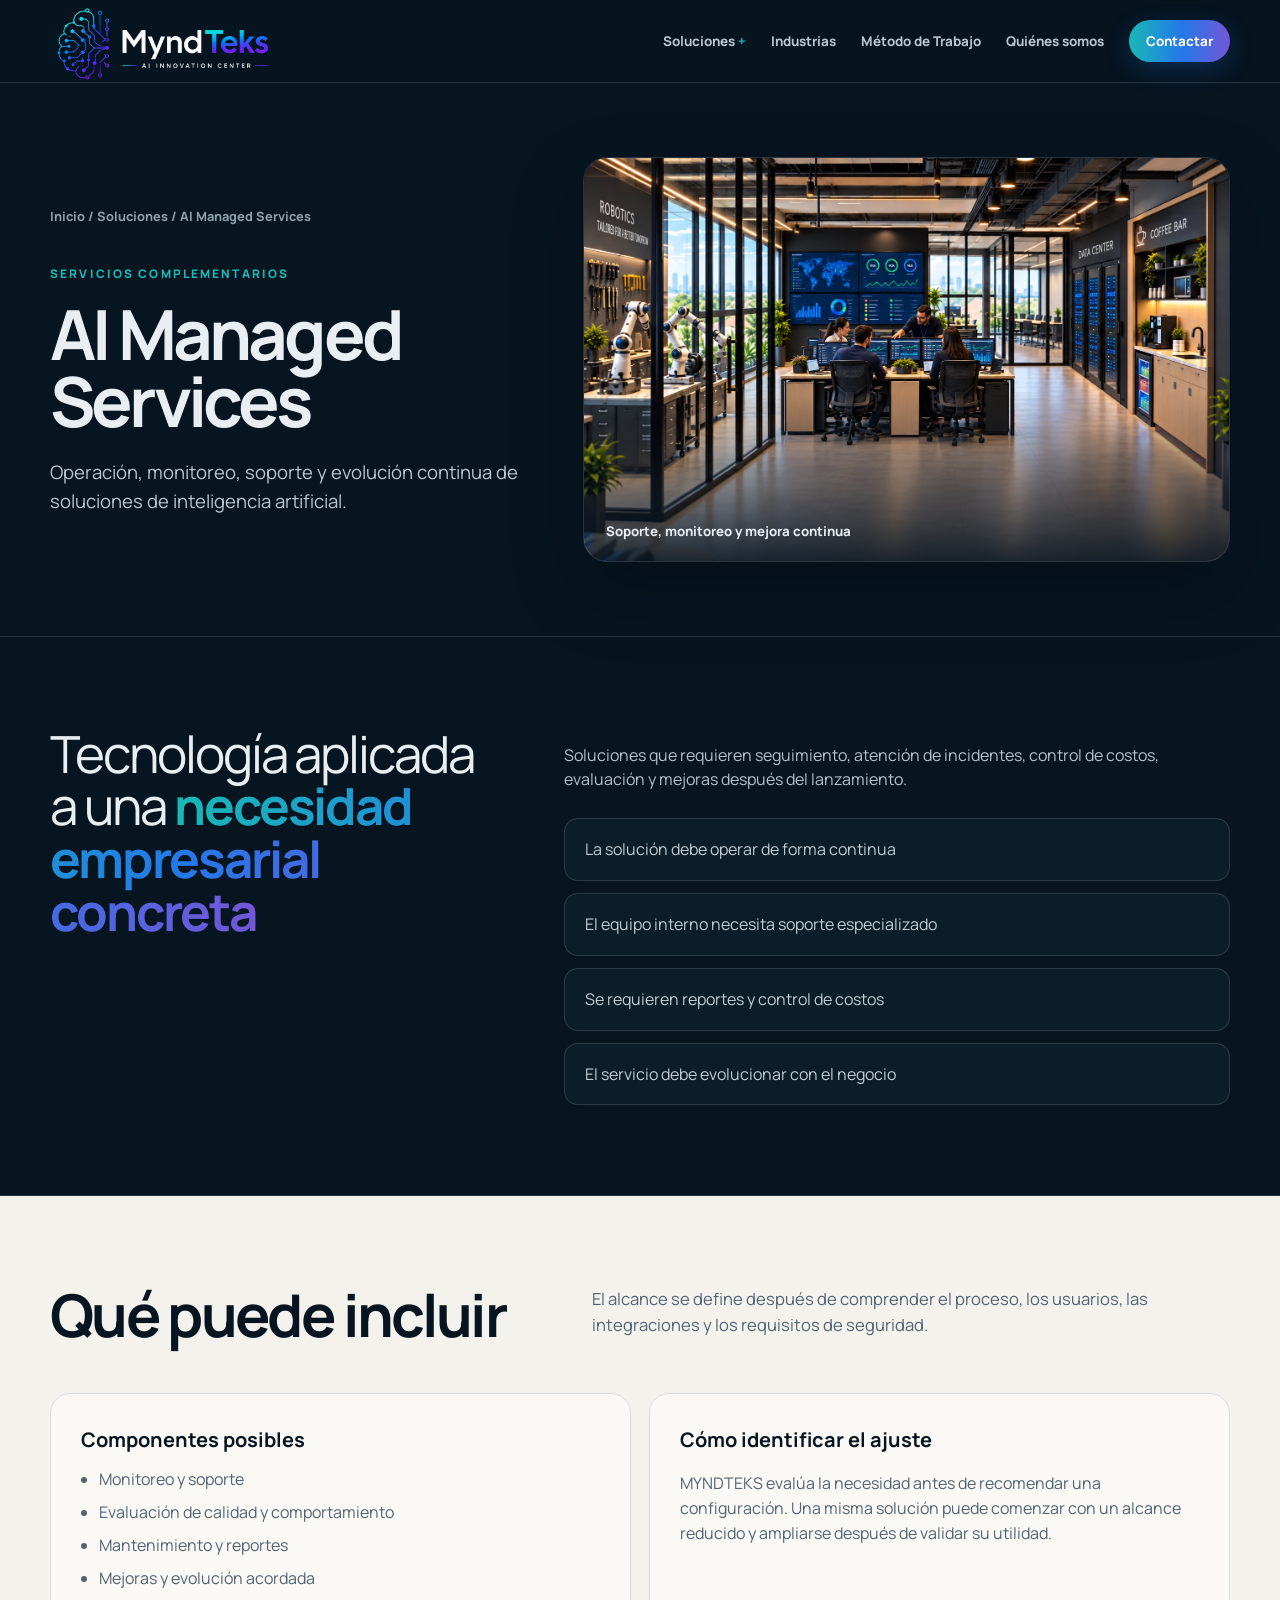
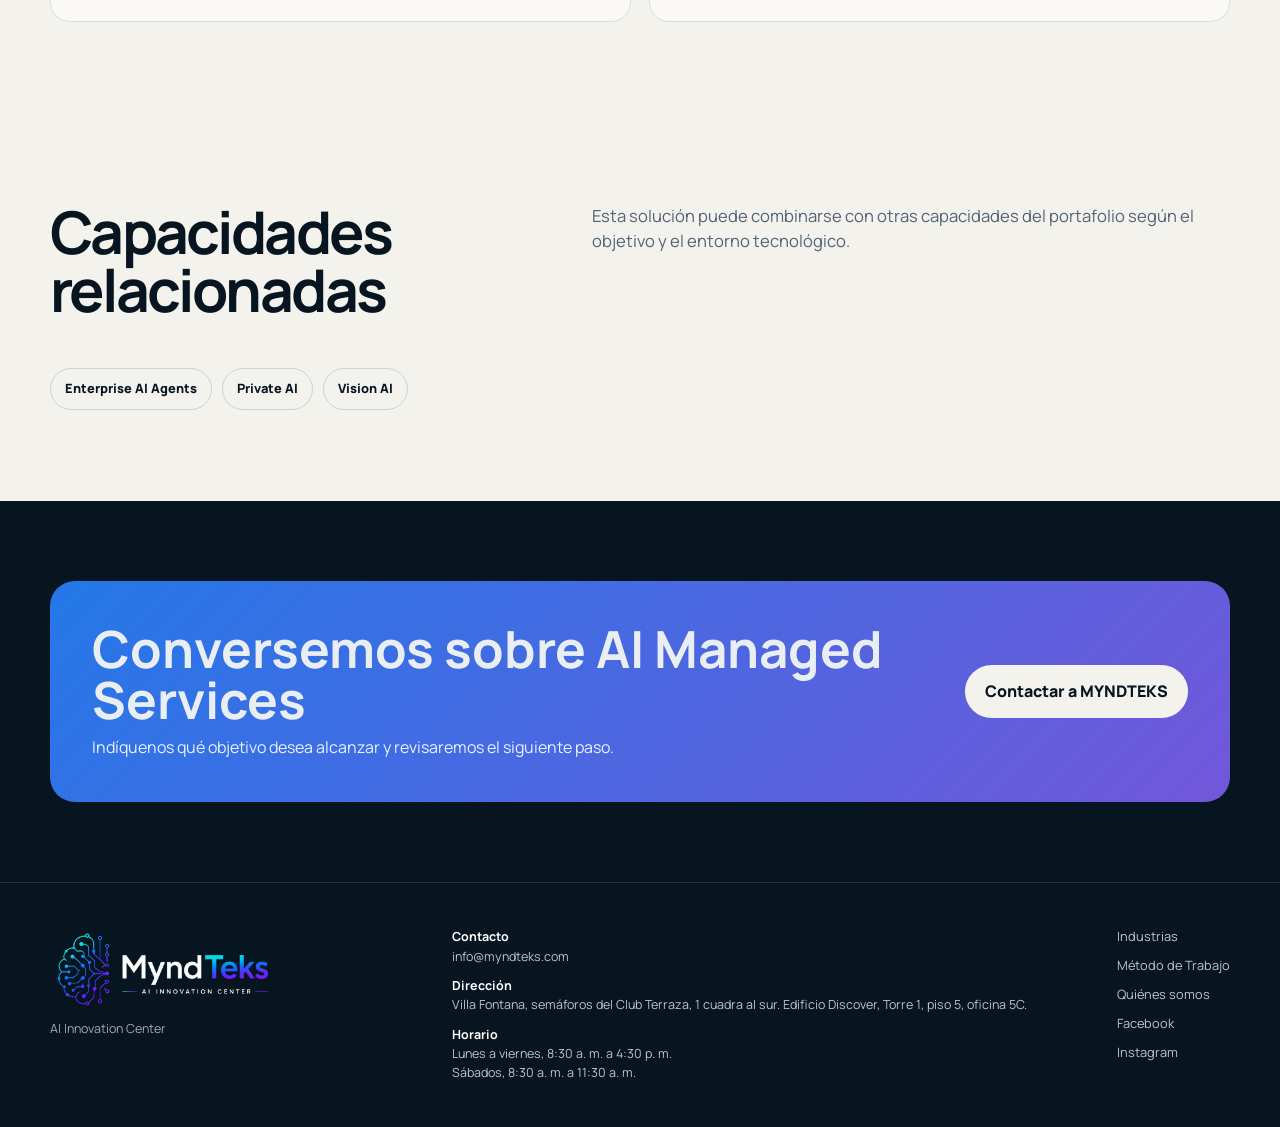
<file: soluciones/ai-managed-services.html>
<!doctype html><html lang="es"><head><meta charset="utf-8"><meta name="viewport" content="width=device-width,initial-scale=1"><meta name="description" content="Operación, monitoreo, soporte y evolución continua de soluciones de inteligencia artificial."><title>AI Managed Services | MYNDTEKS</title><link rel="preconnect" href="https://fonts.googleapis.com"><link rel="preconnect" href="https://fonts.gstatic.com" crossorigin><link href="https://fonts.googleapis.com/css2?family=Manrope:wght@400;500;600;700;800&display=swap" rel="stylesheet"><link rel="stylesheet" href="../assets/site-pages.css"></head><body><header class="site-header"><div class="shell nav"><a class="brand" href="../index.html"><img src="../assets/myndteks-logo-v2.png" alt="MyndTeks, AI Innovation Center"></a><button class="menu-button" type="button" aria-expanded="false" aria-controls="site-links" aria-label="Abrir navegación">☰</button><nav class="links" id="site-links" aria-label="Navegación principal"><details class="menu"><summary>Soluciones</summary><div class="dropdown"><span class="dropdown-label">AI + Software</span><a href="../soluciones/enterprise-ai-agents.html">Enterprise AI Agents</a><a href="../soluciones/private-ai.html">Private AI</a><a href="../soluciones/ai-application-engineering.html">AI Application Engineering</a><span class="dropdown-label">Hardware + AI</span><a href="../soluciones/vision-ai.html">Vision AI</a><a href="../soluciones/robteks-solutions.html">ROBTEKS Solutions</a><a href="../soluciones/generative-media-xr.html">Generative Media & XR</a><span class="dropdown-label">Servicios complementarios</span><a href="../soluciones/ai-managed-services.html">AI Managed Services</a><a href="../soluciones/learning-ai-adoption.html">Learning & AI Adoption</a></div></details><a href="../industrias.html">Industrias</a><a href="../metodo-de-trabajo.html">Método de Trabajo</a><a href="../quienes-somos.html">Quiénes somos</a><a class="nav-cta" href="../index.html#contacto">Contactar</a></nav></div></header><main><section class="page-hero solution-page-hero"><div class="shell page-hero-grid"><div class="page-hero-copy"><a class="crumb" href="../index.html#soluciones">Inicio / Soluciones / AI Managed Services</a><p class="kicker">Servicios complementarios</p><h1>AI Managed Services</h1><p class="lead">Operación, monitoreo, soporte y evolución continua de soluciones de inteligencia artificial.</p></div><figure class="page-hero-visual"><img src="../assets/visuals/managed-services-team-v2.webp" alt="Equipo de soporte monitoreando y mejorando servicios de inteligencia artificial desde los cubículos centrales" loading="eager"><figcaption>Soporte, monitoreo y mejora continua</figcaption></figure></div></section>
    <section class="section"><div class="shell solution-summary"><div class="statement">Tecnología aplicada a una <strong>necesidad empresarial concreta</strong></div><div><p>Soluciones que requieren seguimiento, atención de incidentes, control de costos, evaluación y mejoras después del lanzamiento.</p><div class="signal-list"><div class="signal">La solución debe operar de forma continua</div><div class="signal">El equipo interno necesita soporte especializado</div><div class="signal">Se requieren reportes y control de costos</div><div class="signal">El servicio debe evolucionar con el negocio</div></div></div></div></section>
    <section class="section light"><div class="shell"><div class="section-head"><h2>Qué puede incluir</h2><p>El alcance se define después de comprender el proceso, los usuarios, las integraciones y los requisitos de seguridad.</p></div><div class="grid-2"><div class="card light-card"><h3>Componentes posibles</h3><ul><li>Monitoreo y soporte</li><li>Evaluación de calidad y comportamiento</li><li>Mantenimiento y reportes</li><li>Mejoras y evolución acordada</li></ul></div><div class="card light-card"><h3>Cómo identificar el ajuste</h3><p>MYNDTEKS evalúa la necesidad antes de recomendar una configuración. Una misma solución puede comenzar con un alcance reducido y ampliarse después de validar su utilidad.</p></div></div></div></section>
    <section class="section light"><div class="shell"><div class="section-head"><h2>Capacidades relacionadas</h2><p>Esta solución puede combinarse con otras capacidades del portafolio según el objetivo y el entorno tecnológico.</p></div><div class="related"><a href="enterprise-ai-agents.html">Enterprise AI Agents</a><a href="private-ai.html">Private AI</a><a href="vision-ai.html">Vision AI</a></div></div></section>
    <section class="contact-banner"><div class="shell contact-box"><div><h2>Conversemos sobre AI Managed Services</h2><p>Indíquenos qué objetivo desea alcanzar y revisaremos el siguiente paso.</p></div><a class="button button-light" href="../index.html#contacto">Contactar a MYNDTEKS</a></div></section></main><footer><div class="shell footer-grid"><div><a class="footer-logo" href="../index.html"><img src="../assets/myndteks-logo-v2.png" alt="MyndTeks"></a><p>AI Innovation Center</p></div><div class="footer-contact"><div><strong>Contacto</strong><br><a href="mailto:info@myndteks.com">info@myndteks.com</a></div><div><strong>Dirección</strong><br>Villa Fontana, semáforos del Club Terraza, 1 cuadra al sur. Edificio Discover, Torre 1, piso 5, oficina 5C.</div><div><strong>Horario</strong><br>Lunes a viernes, 8:30 a. m. a 4:30 p. m.<br>Sábados, 8:30 a. m. a 11:30 a. m.</div></div><nav class="footer-links"><a href="../industrias.html">Industrias</a><a href="../metodo-de-trabajo.html">Método de Trabajo</a><a href="../quienes-somos.html">Quiénes somos</a><a href="https://www.facebook.com/share/1Dg8SVqJUd/?mibextid=wwXIfr" target="_blank" rel="noopener noreferrer">Facebook</a><a href="https://www.instagram.com/myndteks?stkn=MWMyejZpemlmN2Np" target="_blank" rel="noopener noreferrer">Instagram</a></nav></div></footer><script>const b=document.querySelector('.menu-button');const ls=document.querySelectorAll('.links a');b.addEventListener('click',()=>{const o=document.body.classList.toggle('menu-open');b.setAttribute('aria-expanded',String(o));b.setAttribute('aria-label',o?'Cerrar navegación':'Abrir navegación');b.textContent=o?'×':'☰'});ls.forEach(a=>a.addEventListener('click',()=>{document.body.classList.remove('menu-open');b.setAttribute('aria-expanded','false');b.setAttribute('aria-label','Abrir navegación');b.textContent='☰'}));</script></body></html>
</file>
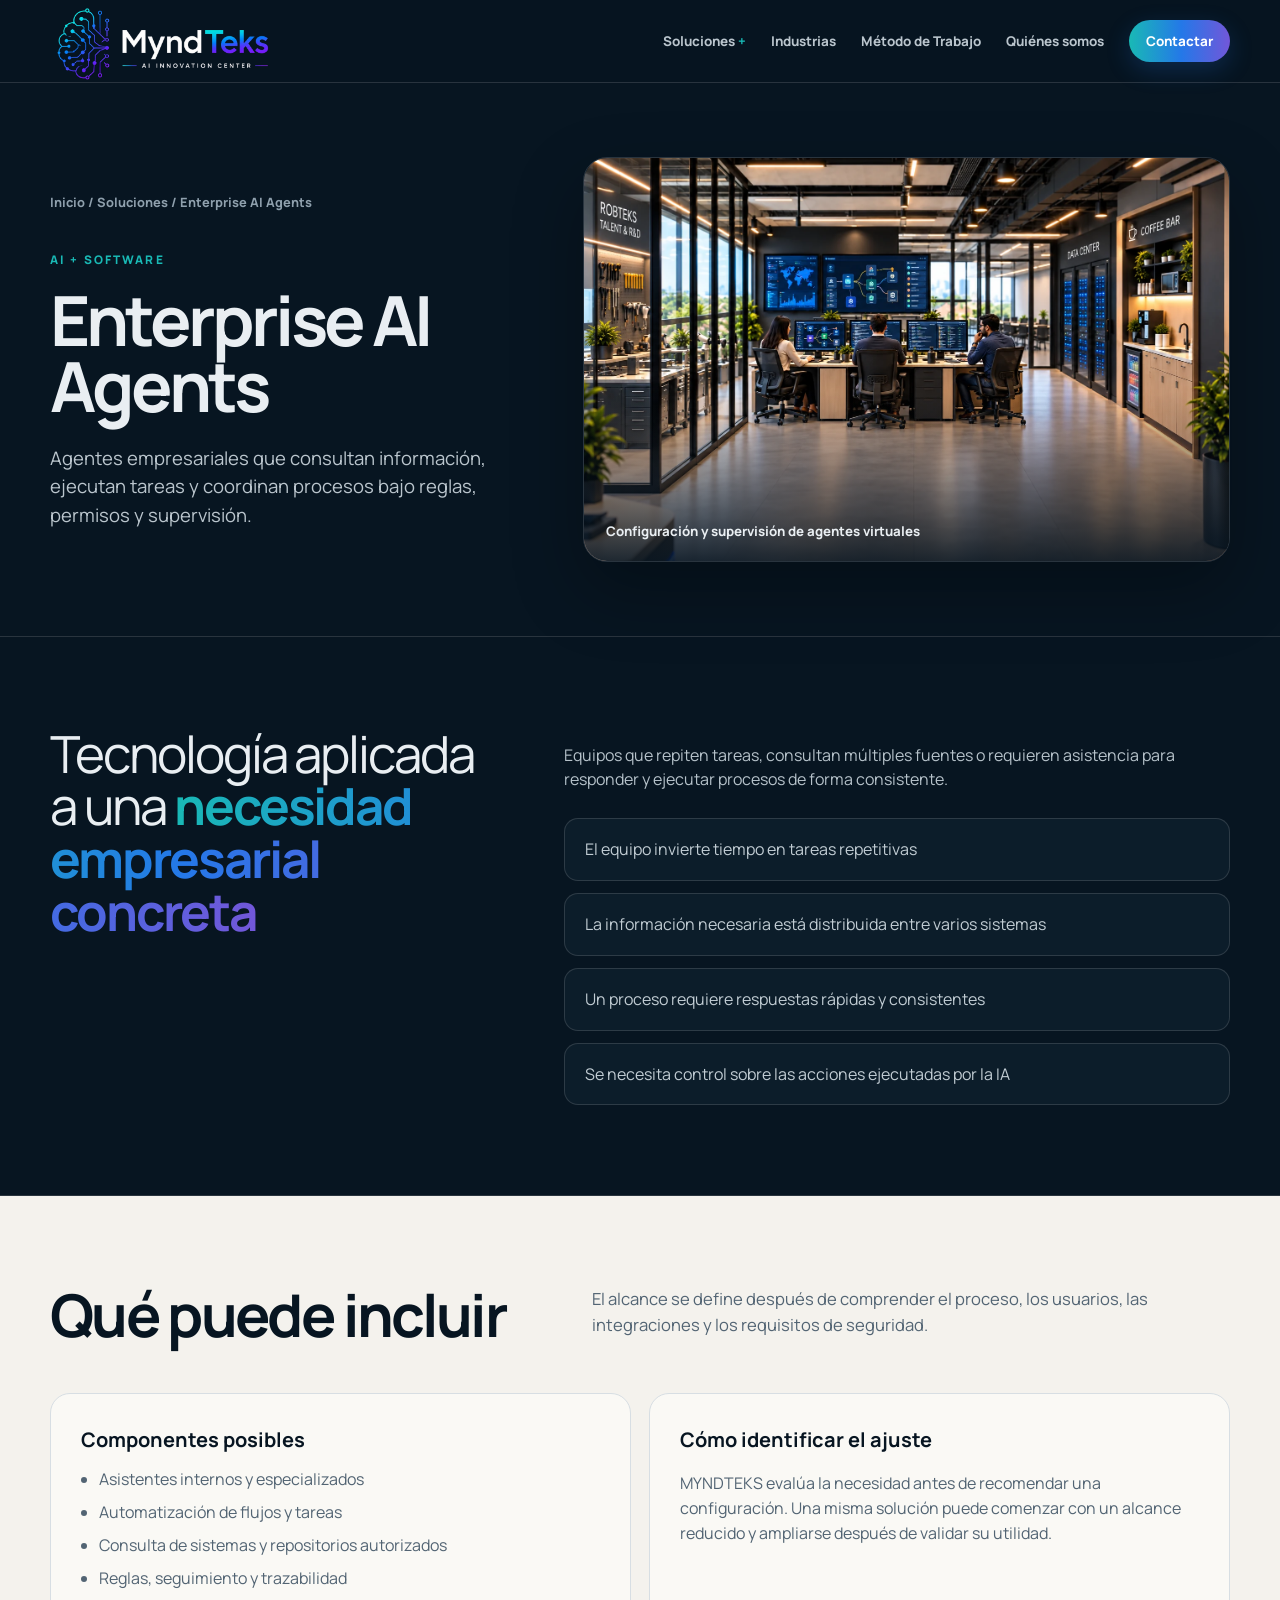
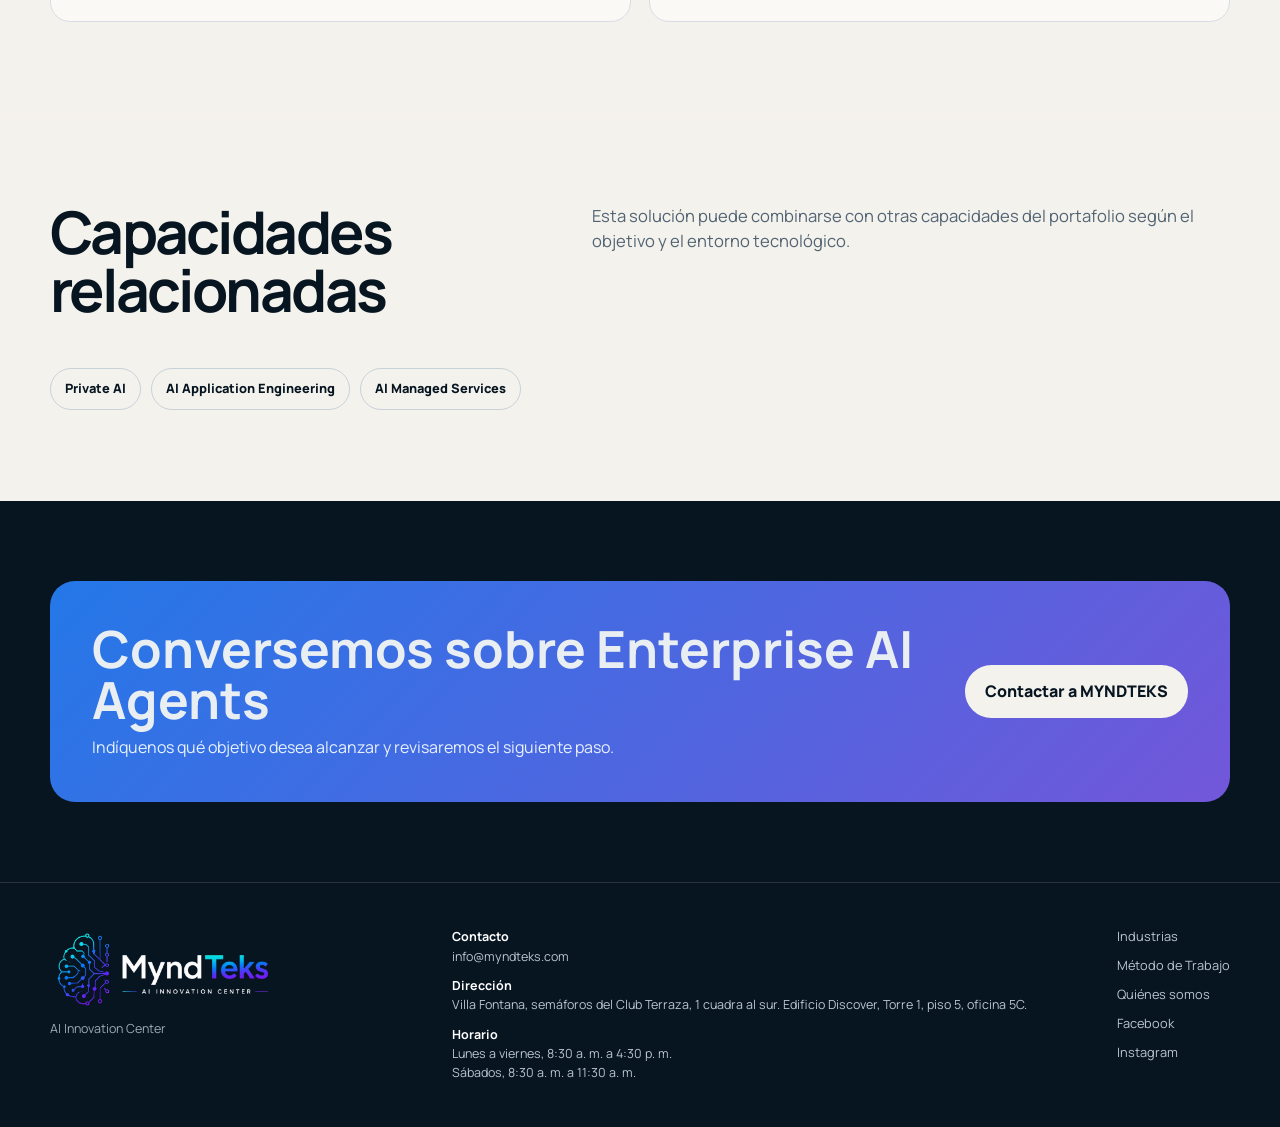
<file: soluciones/enterprise-ai-agents.html>
<!doctype html><html lang="es"><head><meta charset="utf-8"><meta name="viewport" content="width=device-width,initial-scale=1"><meta name="description" content="Agentes empresariales que consultan información, ejecutan tareas y coordinan procesos bajo reglas, permisos y supervisión."><title>Enterprise AI Agents | MYNDTEKS</title><link rel="preconnect" href="https://fonts.googleapis.com"><link rel="preconnect" href="https://fonts.gstatic.com" crossorigin><link href="https://fonts.googleapis.com/css2?family=Manrope:wght@400;500;600;700;800&display=swap" rel="stylesheet"><link rel="stylesheet" href="../assets/site-pages.css"></head><body><header class="site-header"><div class="shell nav"><a class="brand" href="../index.html"><img src="../assets/myndteks-logo-v2.png" alt="MyndTeks, AI Innovation Center"></a><button class="menu-button" type="button" aria-expanded="false" aria-controls="site-links" aria-label="Abrir navegación">☰</button><nav class="links" id="site-links" aria-label="Navegación principal"><details class="menu"><summary>Soluciones</summary><div class="dropdown"><span class="dropdown-label">AI + Software</span><a href="../soluciones/enterprise-ai-agents.html">Enterprise AI Agents</a><a href="../soluciones/private-ai.html">Private AI</a><a href="../soluciones/ai-application-engineering.html">AI Application Engineering</a><span class="dropdown-label">Hardware + AI</span><a href="../soluciones/vision-ai.html">Vision AI</a><a href="../soluciones/robteks-solutions.html">ROBTEKS Solutions</a><a href="../soluciones/generative-media-xr.html">Generative Media & XR</a><span class="dropdown-label">Servicios complementarios</span><a href="../soluciones/ai-managed-services.html">AI Managed Services</a><a href="../soluciones/learning-ai-adoption.html">Learning & AI Adoption</a></div></details><a href="../industrias.html">Industrias</a><a href="../metodo-de-trabajo.html">Método de Trabajo</a><a href="../quienes-somos.html">Quiénes somos</a><a class="nav-cta" href="../index.html#contacto">Contactar</a></nav></div></header><main><section class="page-hero solution-page-hero"><div class="shell page-hero-grid"><div class="page-hero-copy"><a class="crumb" href="../index.html#soluciones">Inicio / Soluciones / Enterprise AI Agents</a><p class="kicker">AI + Software</p><h1>Enterprise AI Agents</h1><p class="lead">Agentes empresariales que consultan información, ejecutan tareas y coordinan procesos bajo reglas, permisos y supervisión.</p></div><figure class="page-hero-visual"><img src="../assets/visuals/enterprise-agents-team-v2.webp" alt="Especialistas configurando agentes virtuales, flujos, permisos y conexiones dentro de sistemas empresariales" loading="eager"><figcaption>Configuración y supervisión de agentes virtuales</figcaption></figure></div></section>
    <section class="section"><div class="shell solution-summary"><div class="statement">Tecnología aplicada a una <strong>necesidad empresarial concreta</strong></div><div><p>Equipos que repiten tareas, consultan múltiples fuentes o requieren asistencia para responder y ejecutar procesos de forma consistente.</p><div class="signal-list"><div class="signal">El equipo invierte tiempo en tareas repetitivas</div><div class="signal">La información necesaria está distribuida entre varios sistemas</div><div class="signal">Un proceso requiere respuestas rápidas y consistentes</div><div class="signal">Se necesita control sobre las acciones ejecutadas por la IA</div></div></div></div></section>
    <section class="section light"><div class="shell"><div class="section-head"><h2>Qué puede incluir</h2><p>El alcance se define después de comprender el proceso, los usuarios, las integraciones y los requisitos de seguridad.</p></div><div class="grid-2"><div class="card light-card"><h3>Componentes posibles</h3><ul><li>Asistentes internos y especializados</li><li>Automatización de flujos y tareas</li><li>Consulta de sistemas y repositorios autorizados</li><li>Reglas, seguimiento y trazabilidad</li></ul></div><div class="card light-card"><h3>Cómo identificar el ajuste</h3><p>MYNDTEKS evalúa la necesidad antes de recomendar una configuración. Una misma solución puede comenzar con un alcance reducido y ampliarse después de validar su utilidad.</p></div></div></div></section>
    <section class="section light"><div class="shell"><div class="section-head"><h2>Capacidades relacionadas</h2><p>Esta solución puede combinarse con otras capacidades del portafolio según el objetivo y el entorno tecnológico.</p></div><div class="related"><a href="private-ai.html">Private AI</a><a href="ai-application-engineering.html">AI Application Engineering</a><a href="ai-managed-services.html">AI Managed Services</a></div></div></section>
    <section class="contact-banner"><div class="shell contact-box"><div><h2>Conversemos sobre Enterprise AI Agents</h2><p>Indíquenos qué objetivo desea alcanzar y revisaremos el siguiente paso.</p></div><a class="button button-light" href="../index.html#contacto">Contactar a MYNDTEKS</a></div></section></main><footer><div class="shell footer-grid"><div><a class="footer-logo" href="../index.html"><img src="../assets/myndteks-logo-v2.png" alt="MyndTeks"></a><p>AI Innovation Center</p></div><div class="footer-contact"><div><strong>Contacto</strong><br><a href="mailto:info@myndteks.com">info@myndteks.com</a></div><div><strong>Dirección</strong><br>Villa Fontana, semáforos del Club Terraza, 1 cuadra al sur. Edificio Discover, Torre 1, piso 5, oficina 5C.</div><div><strong>Horario</strong><br>Lunes a viernes, 8:30 a. m. a 4:30 p. m.<br>Sábados, 8:30 a. m. a 11:30 a. m.</div></div><nav class="footer-links"><a href="../industrias.html">Industrias</a><a href="../metodo-de-trabajo.html">Método de Trabajo</a><a href="../quienes-somos.html">Quiénes somos</a><a href="https://www.facebook.com/share/1Dg8SVqJUd/?mibextid=wwXIfr" target="_blank" rel="noopener noreferrer">Facebook</a><a href="https://www.instagram.com/myndteks?stkn=MWMyejZpemlmN2Np" target="_blank" rel="noopener noreferrer">Instagram</a></nav></div></footer><script>const b=document.querySelector('.menu-button');const ls=document.querySelectorAll('.links a');b.addEventListener('click',()=>{const o=document.body.classList.toggle('menu-open');b.setAttribute('aria-expanded',String(o));b.setAttribute('aria-label',o?'Cerrar navegación':'Abrir navegación');b.textContent=o?'×':'☰'});ls.forEach(a=>a.addEventListener('click',()=>{document.body.classList.remove('menu-open');b.setAttribute('aria-expanded','false');b.setAttribute('aria-label','Abrir navegación');b.textContent='☰'}));</script></body></html>
</file>
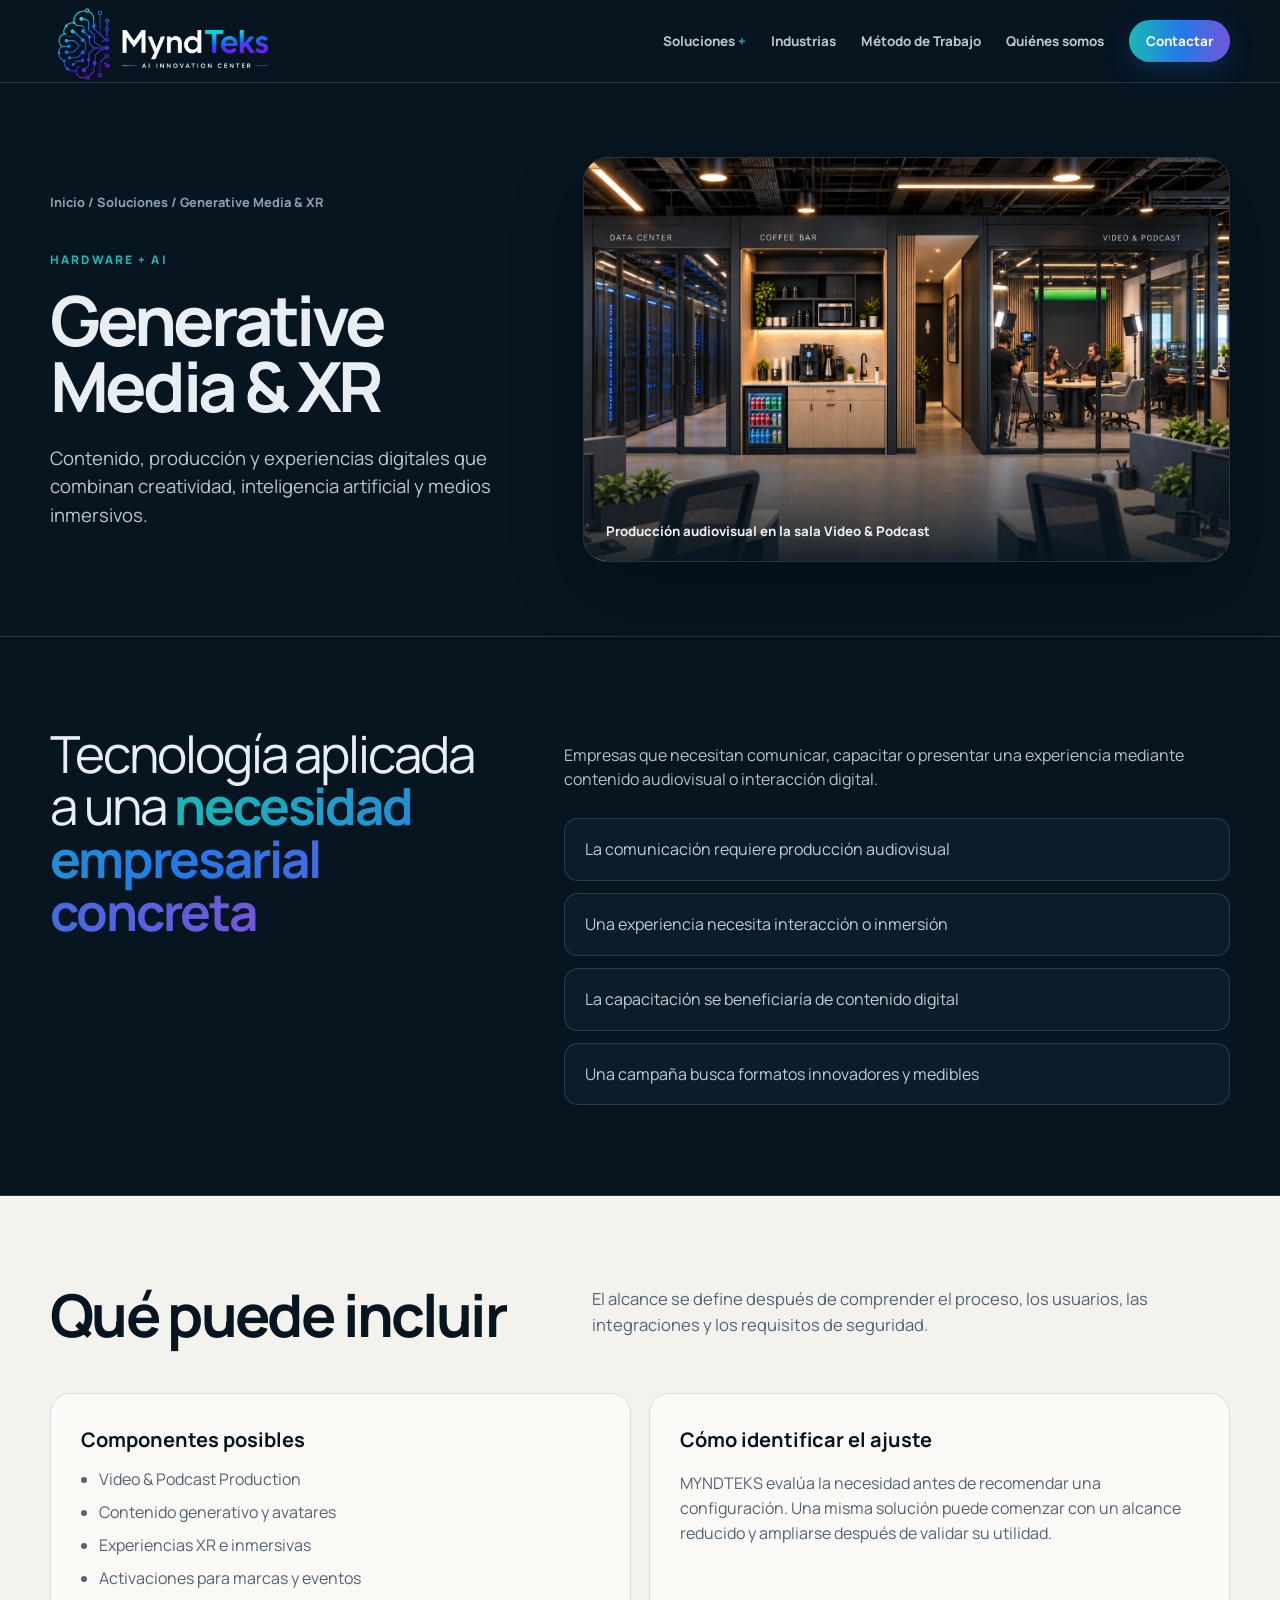
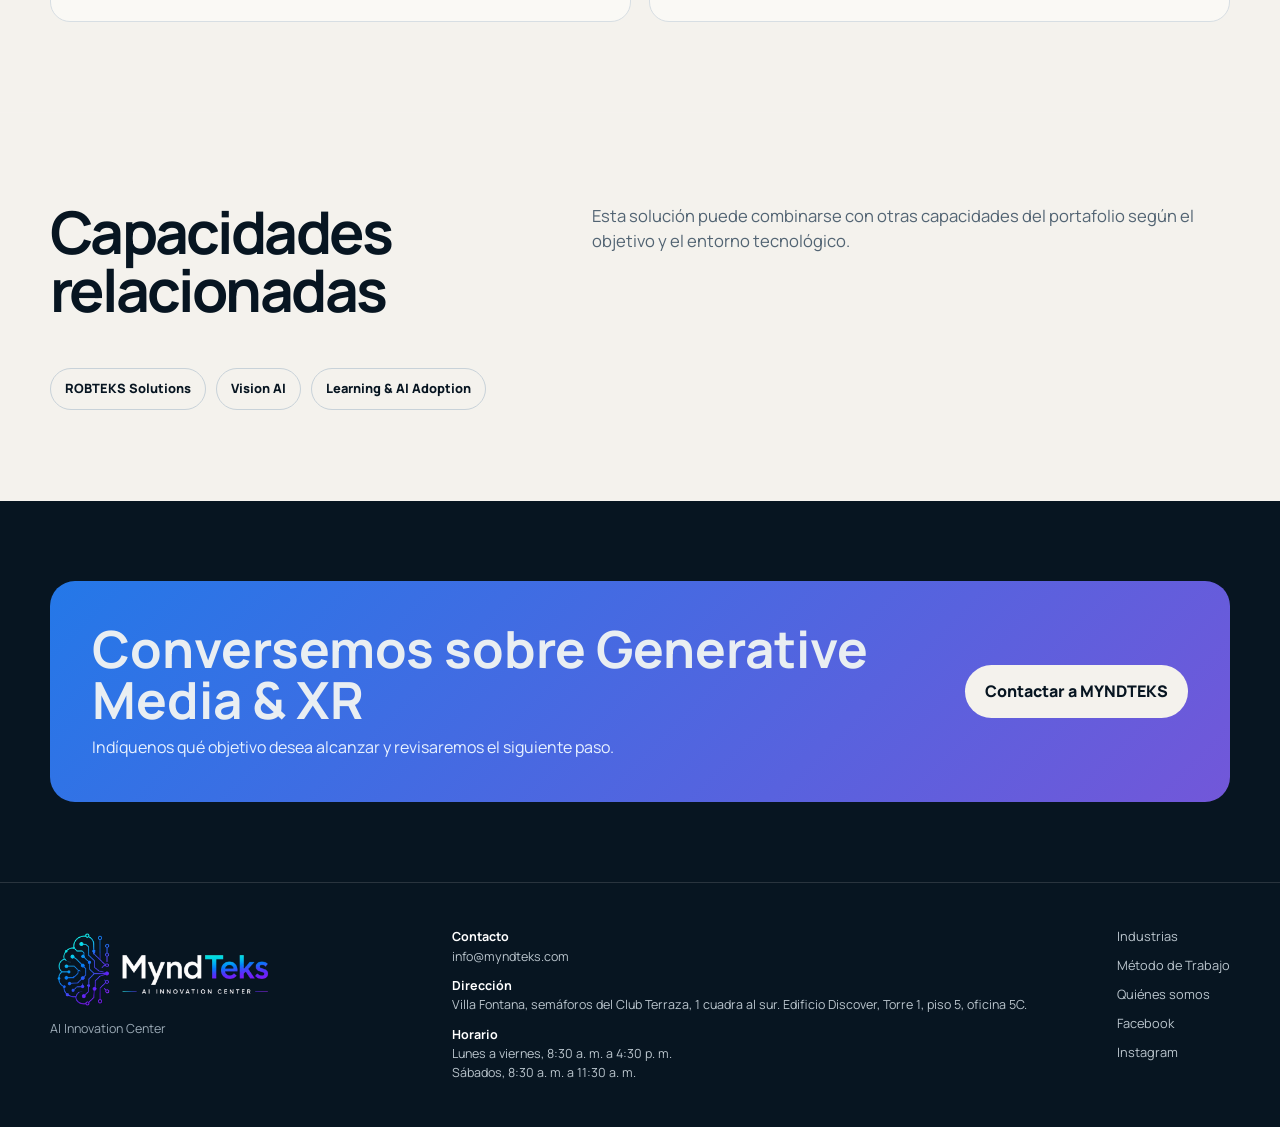
<file: soluciones/generative-media-xr.html>
<!doctype html><html lang="es"><head><meta charset="utf-8"><meta name="viewport" content="width=device-width,initial-scale=1"><meta name="description" content="Contenido, producción y experiencias digitales que combinan creatividad, inteligencia artificial y medios inmersivos."><title>Generative Media & XR | MYNDTEKS</title><link rel="preconnect" href="https://fonts.googleapis.com"><link rel="preconnect" href="https://fonts.gstatic.com" crossorigin><link href="https://fonts.googleapis.com/css2?family=Manrope:wght@400;500;600;700;800&display=swap" rel="stylesheet"><link rel="stylesheet" href="../assets/site-pages.css"></head><body><header class="site-header"><div class="shell nav"><a class="brand" href="../index.html"><img src="../assets/myndteks-logo-v2.png" alt="MyndTeks, AI Innovation Center"></a><button class="menu-button" type="button" aria-expanded="false" aria-controls="site-links" aria-label="Abrir navegación">☰</button><nav class="links" id="site-links" aria-label="Navegación principal"><details class="menu"><summary>Soluciones</summary><div class="dropdown"><span class="dropdown-label">AI + Software</span><a href="../soluciones/enterprise-ai-agents.html">Enterprise AI Agents</a><a href="../soluciones/private-ai.html">Private AI</a><a href="../soluciones/ai-application-engineering.html">AI Application Engineering</a><span class="dropdown-label">Hardware + AI</span><a href="../soluciones/vision-ai.html">Vision AI</a><a href="../soluciones/robteks-solutions.html">ROBTEKS Solutions</a><a href="../soluciones/generative-media-xr.html">Generative Media & XR</a><span class="dropdown-label">Servicios complementarios</span><a href="../soluciones/ai-managed-services.html">AI Managed Services</a><a href="../soluciones/learning-ai-adoption.html">Learning & AI Adoption</a></div></details><a href="../industrias.html">Industrias</a><a href="../metodo-de-trabajo.html">Método de Trabajo</a><a href="../quienes-somos.html">Quiénes somos</a><a class="nav-cta" href="../index.html#contacto">Contactar</a></nav></div></header><main><section class="page-hero solution-page-hero"><div class="shell page-hero-grid"><div class="page-hero-copy"><a class="crumb" href="../index.html#soluciones">Inicio / Soluciones / Generative Media & XR</a><p class="kicker">Hardware + AI</p><h1>Generative Media & XR</h1><p class="lead">Contenido, producción y experiencias digitales que combinan creatividad, inteligencia artificial y medios inmersivos.</p></div><figure class="page-hero-visual"><img src="../assets/visuals/media-podcast-room-v2.webp" alt="Equipo produciendo un programa dentro de la sala Video y Podcast de MYNDTEKS" loading="eager"><figcaption>Producción audiovisual en la sala Video & Podcast</figcaption></figure></div></section>
    <section class="section"><div class="shell solution-summary"><div class="statement">Tecnología aplicada a una <strong>necesidad empresarial concreta</strong></div><div><p>Empresas que necesitan comunicar, capacitar o presentar una experiencia mediante contenido audiovisual o interacción digital.</p><div class="signal-list"><div class="signal">La comunicación requiere producción audiovisual</div><div class="signal">Una experiencia necesita interacción o inmersión</div><div class="signal">La capacitación se beneficiaría de contenido digital</div><div class="signal">Una campaña busca formatos innovadores y medibles</div></div></div></div></section>
    <section class="section light"><div class="shell"><div class="section-head"><h2>Qué puede incluir</h2><p>El alcance se define después de comprender el proceso, los usuarios, las integraciones y los requisitos de seguridad.</p></div><div class="grid-2"><div class="card light-card"><h3>Componentes posibles</h3><ul><li>Video & Podcast Production</li><li>Contenido generativo y avatares</li><li>Experiencias XR e inmersivas</li><li>Activaciones para marcas y eventos</li></ul></div><div class="card light-card"><h3>Cómo identificar el ajuste</h3><p>MYNDTEKS evalúa la necesidad antes de recomendar una configuración. Una misma solución puede comenzar con un alcance reducido y ampliarse después de validar su utilidad.</p></div></div></div></section>
    <section class="section light"><div class="shell"><div class="section-head"><h2>Capacidades relacionadas</h2><p>Esta solución puede combinarse con otras capacidades del portafolio según el objetivo y el entorno tecnológico.</p></div><div class="related"><a href="robteks-solutions.html">ROBTEKS Solutions</a><a href="vision-ai.html">Vision AI</a><a href="learning-ai-adoption.html">Learning & AI Adoption</a></div></div></section>
    <section class="contact-banner"><div class="shell contact-box"><div><h2>Conversemos sobre Generative Media & XR</h2><p>Indíquenos qué objetivo desea alcanzar y revisaremos el siguiente paso.</p></div><a class="button button-light" href="../index.html#contacto">Contactar a MYNDTEKS</a></div></section></main><footer><div class="shell footer-grid"><div><a class="footer-logo" href="../index.html"><img src="../assets/myndteks-logo-v2.png" alt="MyndTeks"></a><p>AI Innovation Center</p></div><div class="footer-contact"><div><strong>Contacto</strong><br><a href="mailto:info@myndteks.com">info@myndteks.com</a></div><div><strong>Dirección</strong><br>Villa Fontana, semáforos del Club Terraza, 1 cuadra al sur. Edificio Discover, Torre 1, piso 5, oficina 5C.</div><div><strong>Horario</strong><br>Lunes a viernes, 8:30 a. m. a 4:30 p. m.<br>Sábados, 8:30 a. m. a 11:30 a. m.</div></div><nav class="footer-links"><a href="../industrias.html">Industrias</a><a href="../metodo-de-trabajo.html">Método de Trabajo</a><a href="../quienes-somos.html">Quiénes somos</a><a href="https://www.facebook.com/share/1Dg8SVqJUd/?mibextid=wwXIfr" target="_blank" rel="noopener noreferrer">Facebook</a><a href="https://www.instagram.com/myndteks?stkn=MWMyejZpemlmN2Np" target="_blank" rel="noopener noreferrer">Instagram</a></nav></div></footer><script>const b=document.querySelector('.menu-button');const ls=document.querySelectorAll('.links a');b.addEventListener('click',()=>{const o=document.body.classList.toggle('menu-open');b.setAttribute('aria-expanded',String(o));b.setAttribute('aria-label',o?'Cerrar navegación':'Abrir navegación');b.textContent=o?'×':'☰'});ls.forEach(a=>a.addEventListener('click',()=>{document.body.classList.remove('menu-open');b.setAttribute('aria-expanded','false');b.setAttribute('aria-label','Abrir navegación');b.textContent='☰'}));</script></body></html>
</file>
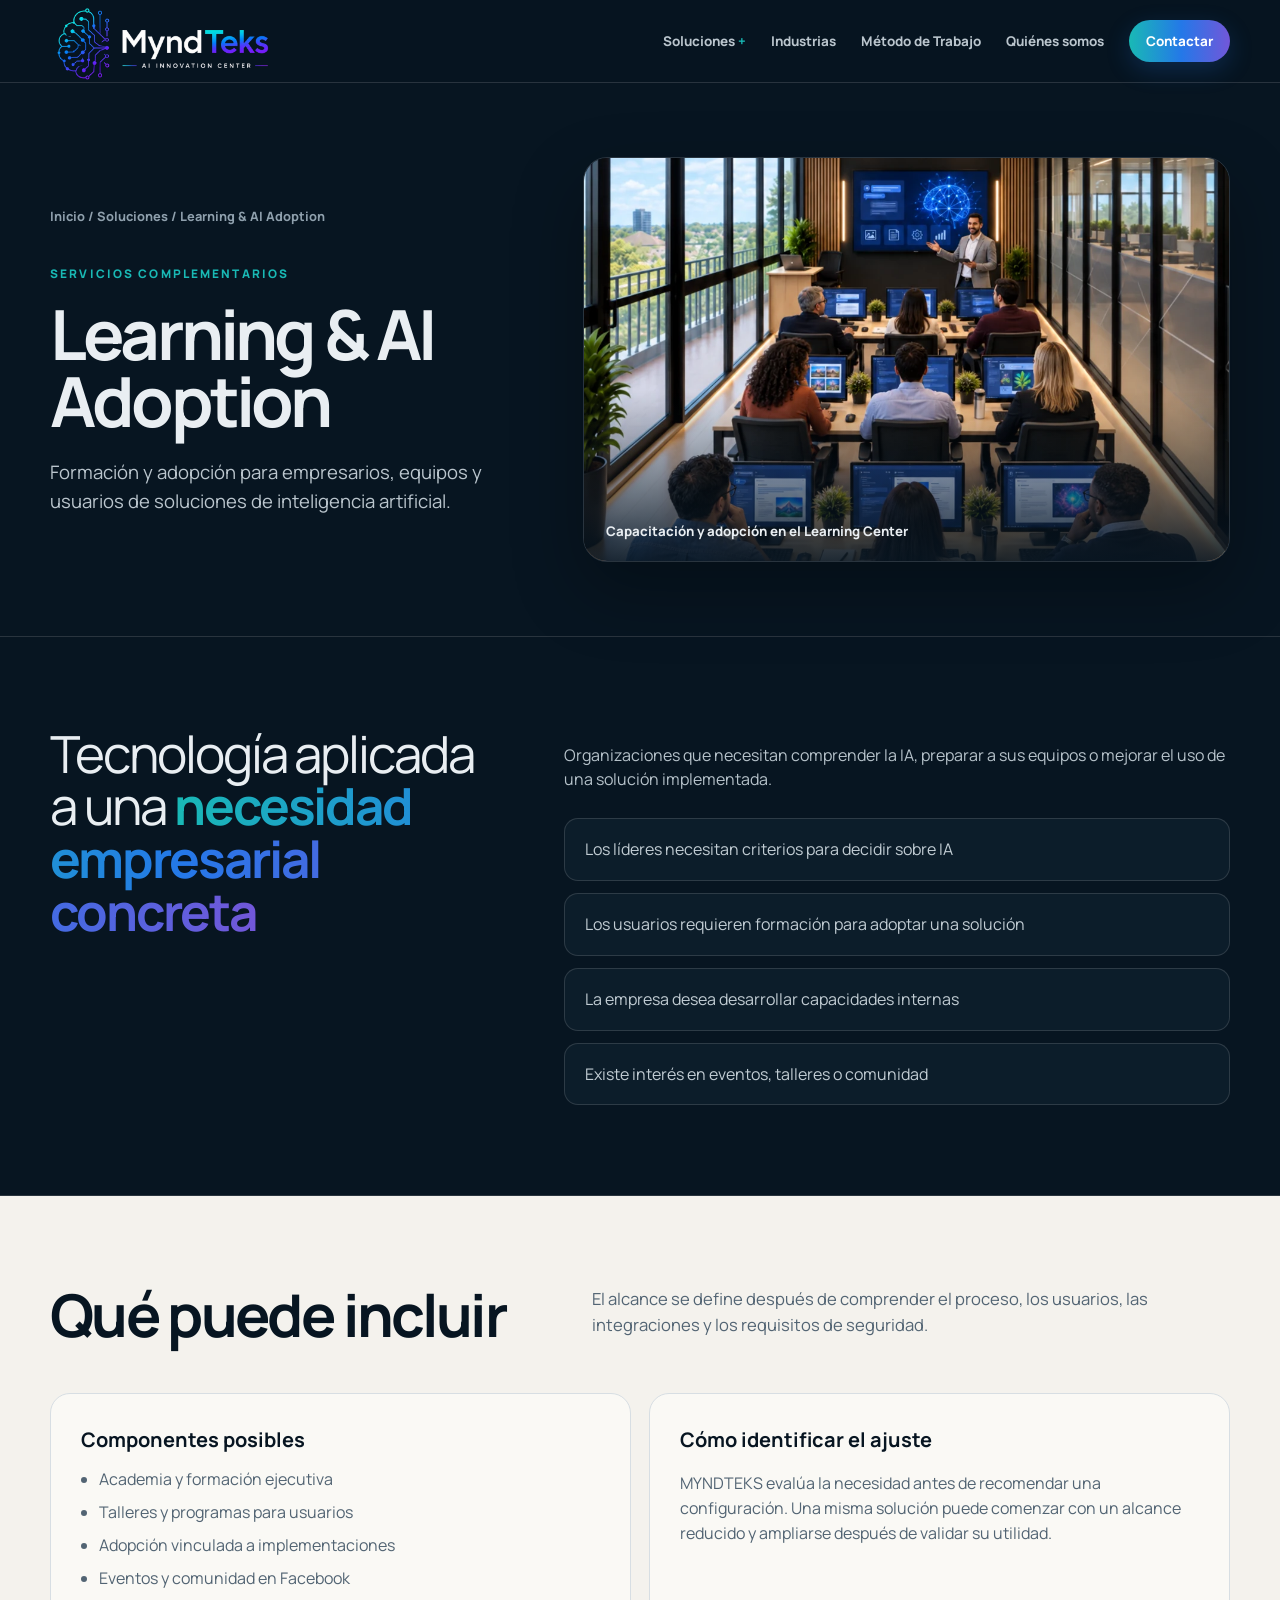
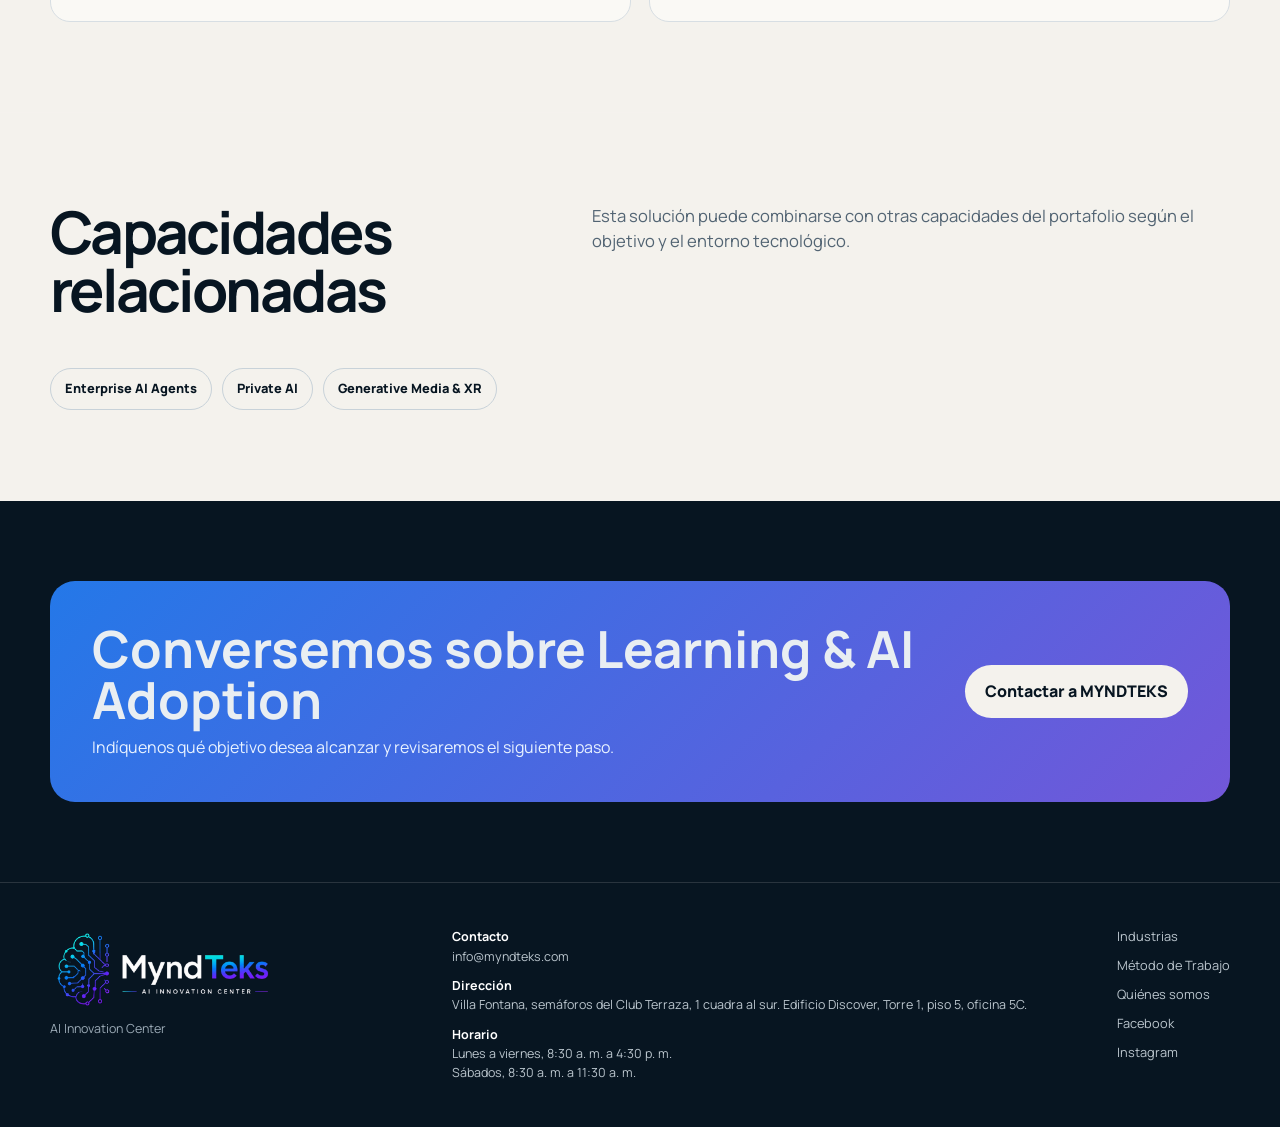
<file: soluciones/learning-ai-adoption.html>
<!doctype html><html lang="es"><head><meta charset="utf-8"><meta name="viewport" content="width=device-width,initial-scale=1"><meta name="description" content="Formación y adopción para empresarios, equipos y usuarios de soluciones de inteligencia artificial."><title>Learning & AI Adoption | MYNDTEKS</title><link rel="preconnect" href="https://fonts.googleapis.com"><link rel="preconnect" href="https://fonts.gstatic.com" crossorigin><link href="https://fonts.googleapis.com/css2?family=Manrope:wght@400;500;600;700;800&display=swap" rel="stylesheet"><link rel="stylesheet" href="../assets/site-pages.css"></head><body><header class="site-header"><div class="shell nav"><a class="brand" href="../index.html"><img src="../assets/myndteks-logo-v2.png" alt="MyndTeks, AI Innovation Center"></a><button class="menu-button" type="button" aria-expanded="false" aria-controls="site-links" aria-label="Abrir navegación">☰</button><nav class="links" id="site-links" aria-label="Navegación principal"><details class="menu"><summary>Soluciones</summary><div class="dropdown"><span class="dropdown-label">AI + Software</span><a href="../soluciones/enterprise-ai-agents.html">Enterprise AI Agents</a><a href="../soluciones/private-ai.html">Private AI</a><a href="../soluciones/ai-application-engineering.html">AI Application Engineering</a><span class="dropdown-label">Hardware + AI</span><a href="../soluciones/vision-ai.html">Vision AI</a><a href="../soluciones/robteks-solutions.html">ROBTEKS Solutions</a><a href="../soluciones/generative-media-xr.html">Generative Media & XR</a><span class="dropdown-label">Servicios complementarios</span><a href="../soluciones/ai-managed-services.html">AI Managed Services</a><a href="../soluciones/learning-ai-adoption.html">Learning & AI Adoption</a></div></details><a href="../industrias.html">Industrias</a><a href="../metodo-de-trabajo.html">Método de Trabajo</a><a href="../quienes-somos.html">Quiénes somos</a><a class="nav-cta" href="../index.html#contacto">Contactar</a></nav></div></header><main><section class="page-hero solution-page-hero"><div class="shell page-hero-grid"><div class="page-hero-copy"><a class="crumb" href="../index.html#soluciones">Inicio / Soluciones / Learning & AI Adoption</a><p class="kicker">Servicios complementarios</p><h1>Learning & AI Adoption</h1><p class="lead">Formación y adopción para empresarios, equipos y usuarios de soluciones de inteligencia artificial.</p></div><figure class="page-hero-visual"><img src="../assets/visuals/learning-center-session.webp" alt="Estudiantes recibiendo capacitación práctica sobre inteligencia artificial en el Learning Center" loading="eager"><figcaption>Capacitación y adopción en el Learning Center</figcaption></figure></div></section>
    <section class="section"><div class="shell solution-summary"><div class="statement">Tecnología aplicada a una <strong>necesidad empresarial concreta</strong></div><div><p>Organizaciones que necesitan comprender la IA, preparar a sus equipos o mejorar el uso de una solución implementada.</p><div class="signal-list"><div class="signal">Los líderes necesitan criterios para decidir sobre IA</div><div class="signal">Los usuarios requieren formación para adoptar una solución</div><div class="signal">La empresa desea desarrollar capacidades internas</div><div class="signal">Existe interés en eventos, talleres o comunidad</div></div></div></div></section>
    <section class="section light"><div class="shell"><div class="section-head"><h2>Qué puede incluir</h2><p>El alcance se define después de comprender el proceso, los usuarios, las integraciones y los requisitos de seguridad.</p></div><div class="grid-2"><div class="card light-card"><h3>Componentes posibles</h3><ul><li>Academia y formación ejecutiva</li><li>Talleres y programas para usuarios</li><li>Adopción vinculada a implementaciones</li><li>Eventos y comunidad en Facebook</li></ul></div><div class="card light-card"><h3>Cómo identificar el ajuste</h3><p>MYNDTEKS evalúa la necesidad antes de recomendar una configuración. Una misma solución puede comenzar con un alcance reducido y ampliarse después de validar su utilidad.</p></div></div></div></section>
    <section class="section light"><div class="shell"><div class="section-head"><h2>Capacidades relacionadas</h2><p>Esta solución puede combinarse con otras capacidades del portafolio según el objetivo y el entorno tecnológico.</p></div><div class="related"><a href="enterprise-ai-agents.html">Enterprise AI Agents</a><a href="private-ai.html">Private AI</a><a href="generative-media-xr.html">Generative Media & XR</a></div></div></section>
    <section class="contact-banner"><div class="shell contact-box"><div><h2>Conversemos sobre Learning & AI Adoption</h2><p>Indíquenos qué objetivo desea alcanzar y revisaremos el siguiente paso.</p></div><a class="button button-light" href="../index.html#contacto">Contactar a MYNDTEKS</a></div></section></main><footer><div class="shell footer-grid"><div><a class="footer-logo" href="../index.html"><img src="../assets/myndteks-logo-v2.png" alt="MyndTeks"></a><p>AI Innovation Center</p></div><div class="footer-contact"><div><strong>Contacto</strong><br><a href="mailto:info@myndteks.com">info@myndteks.com</a></div><div><strong>Dirección</strong><br>Villa Fontana, semáforos del Club Terraza, 1 cuadra al sur. Edificio Discover, Torre 1, piso 5, oficina 5C.</div><div><strong>Horario</strong><br>Lunes a viernes, 8:30 a. m. a 4:30 p. m.<br>Sábados, 8:30 a. m. a 11:30 a. m.</div></div><nav class="footer-links"><a href="../industrias.html">Industrias</a><a href="../metodo-de-trabajo.html">Método de Trabajo</a><a href="../quienes-somos.html">Quiénes somos</a><a href="https://www.facebook.com/share/1Dg8SVqJUd/?mibextid=wwXIfr" target="_blank" rel="noopener noreferrer">Facebook</a><a href="https://www.instagram.com/myndteks?stkn=MWMyejZpemlmN2Np" target="_blank" rel="noopener noreferrer">Instagram</a></nav></div></footer><script>const b=document.querySelector('.menu-button');const ls=document.querySelectorAll('.links a');b.addEventListener('click',()=>{const o=document.body.classList.toggle('menu-open');b.setAttribute('aria-expanded',String(o));b.setAttribute('aria-label',o?'Cerrar navegación':'Abrir navegación');b.textContent=o?'×':'☰'});ls.forEach(a=>a.addEventListener('click',()=>{document.body.classList.remove('menu-open');b.setAttribute('aria-expanded','false');b.setAttribute('aria-label','Abrir navegación');b.textContent='☰'}));</script></body></html>
</file>
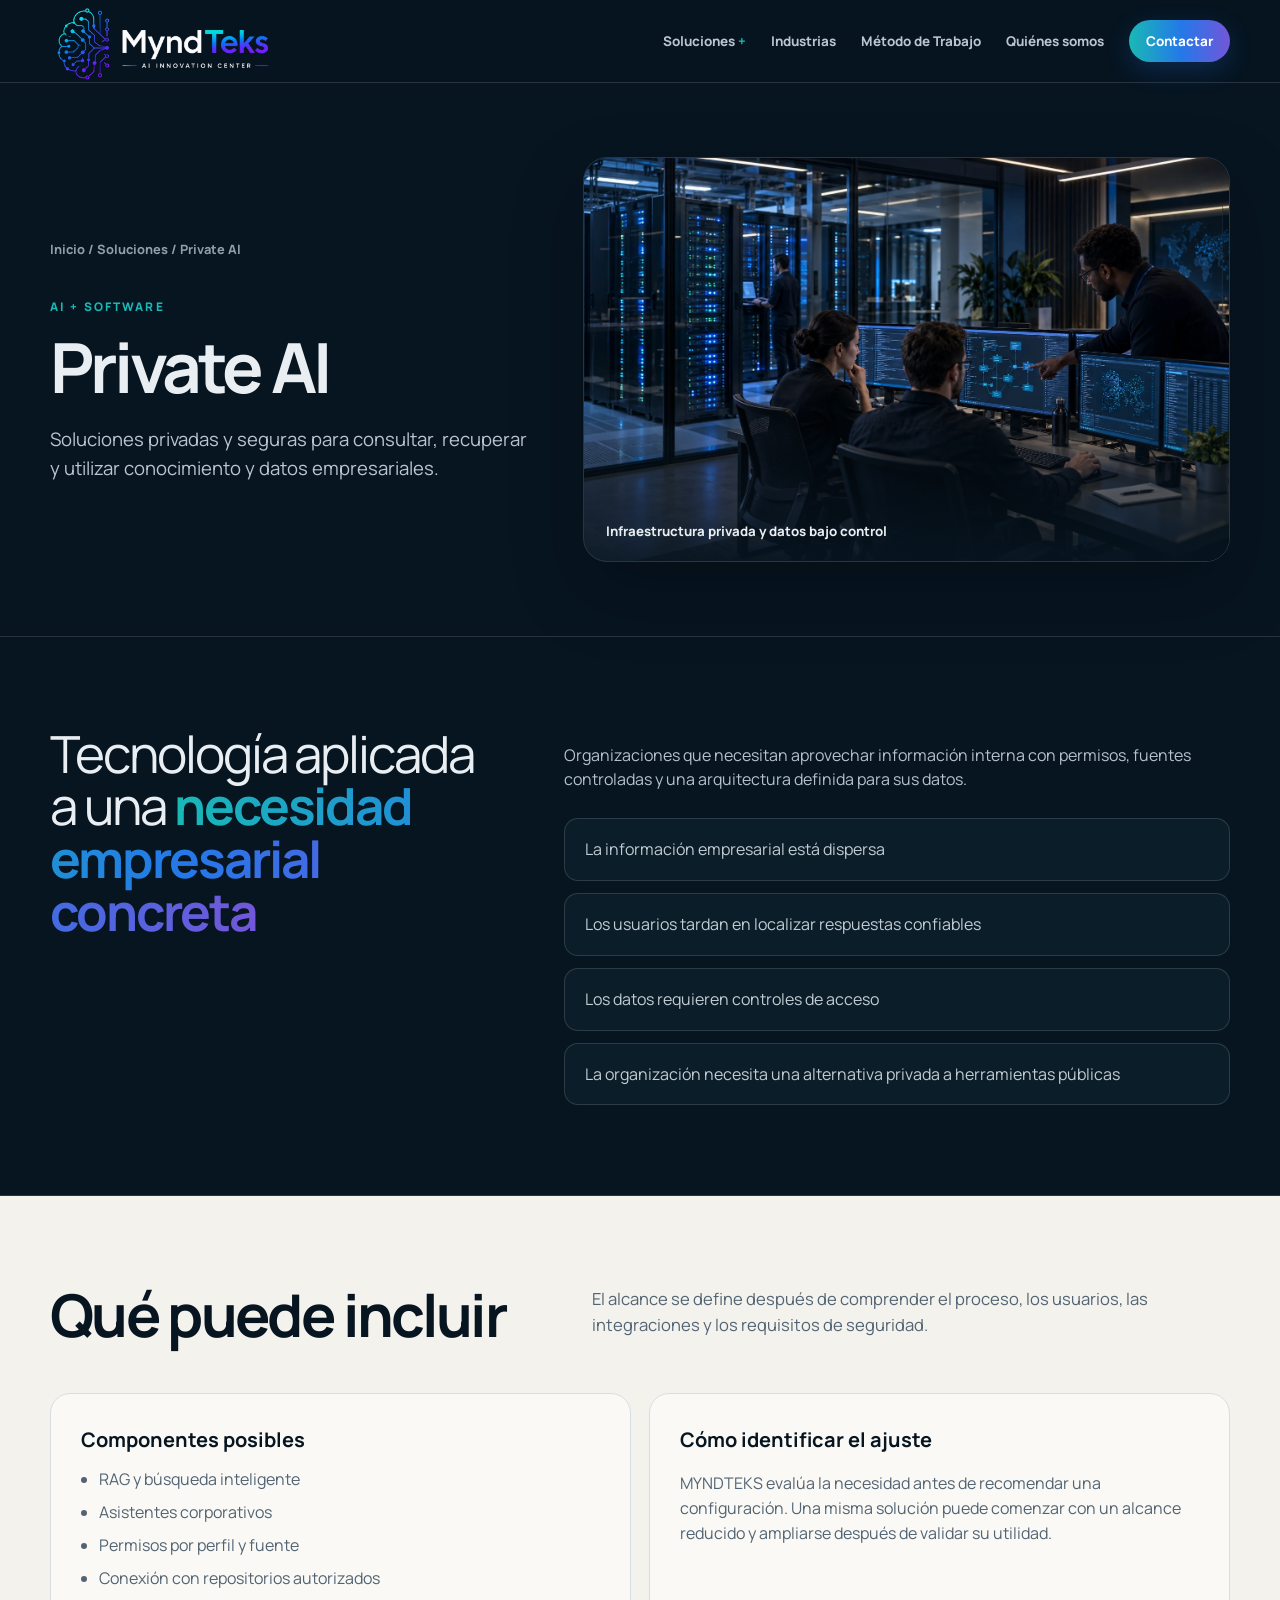
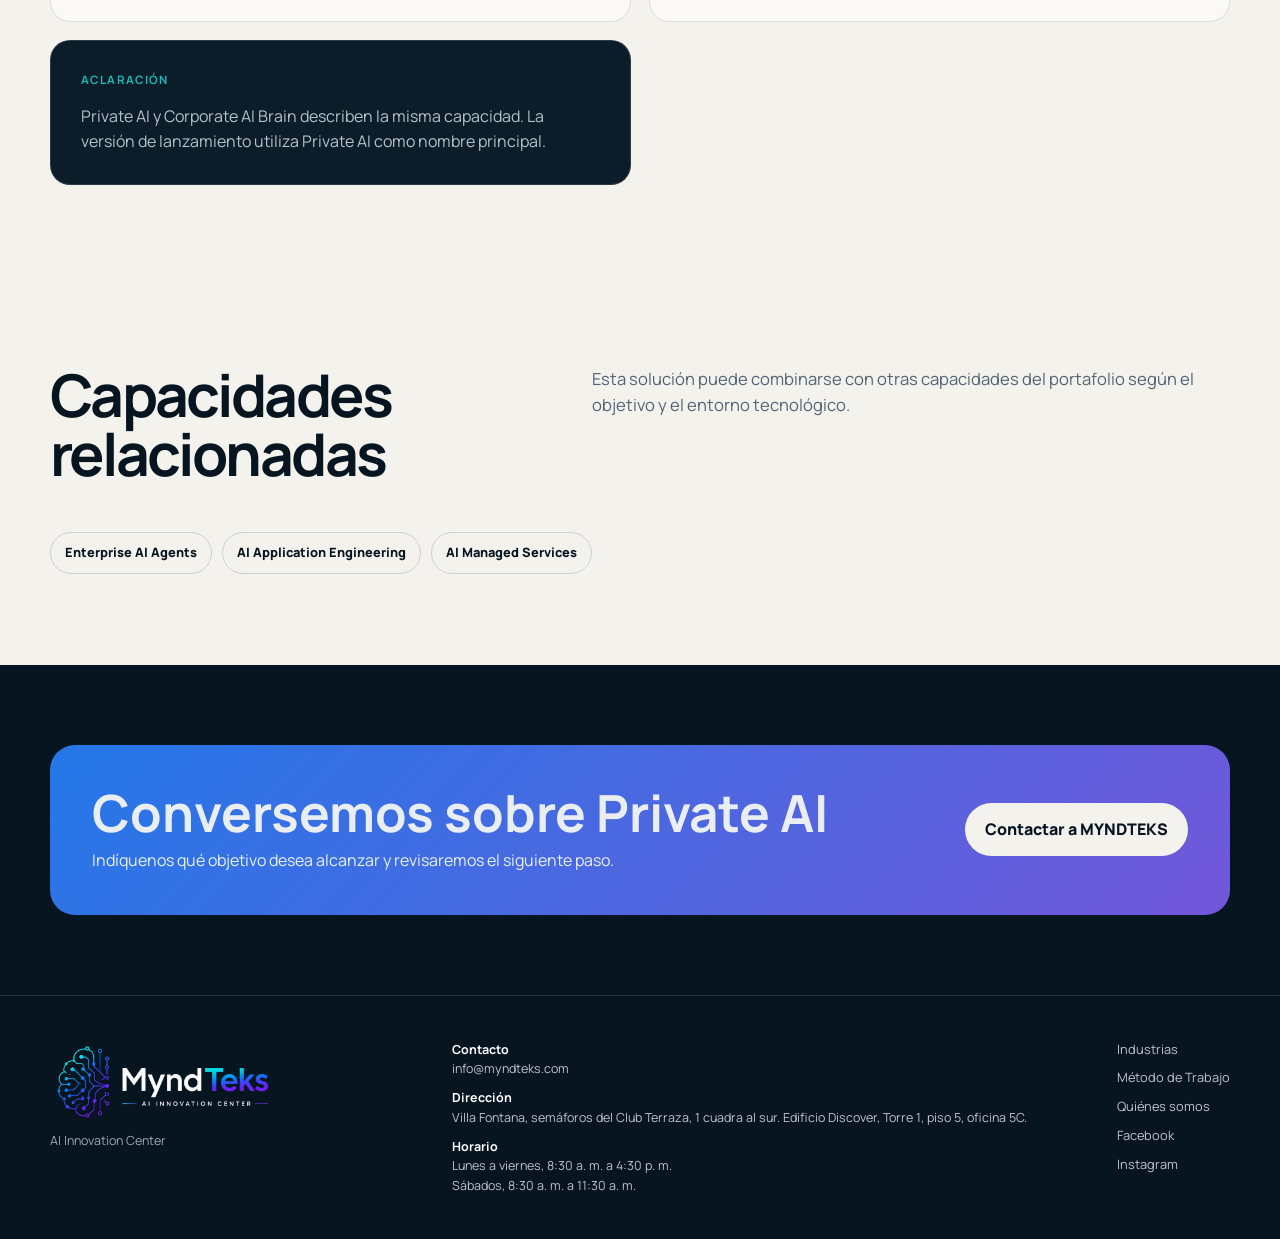
<file: soluciones/private-ai.html>
<!doctype html><html lang="es"><head><meta charset="utf-8"><meta name="viewport" content="width=device-width,initial-scale=1"><meta name="description" content="Soluciones privadas y seguras para consultar, recuperar y utilizar conocimiento y datos empresariales."><title>Private AI | MYNDTEKS</title><link rel="preconnect" href="https://fonts.googleapis.com"><link rel="preconnect" href="https://fonts.gstatic.com" crossorigin><link href="https://fonts.googleapis.com/css2?family=Manrope:wght@400;500;600;700;800&display=swap" rel="stylesheet"><link rel="stylesheet" href="../assets/site-pages.css"></head><body><header class="site-header"><div class="shell nav"><a class="brand" href="../index.html"><img src="../assets/myndteks-logo-v2.png" alt="MyndTeks, AI Innovation Center"></a><button class="menu-button" type="button" aria-expanded="false" aria-controls="site-links" aria-label="Abrir navegación">☰</button><nav class="links" id="site-links" aria-label="Navegación principal"><details class="menu"><summary>Soluciones</summary><div class="dropdown"><span class="dropdown-label">AI + Software</span><a href="../soluciones/enterprise-ai-agents.html">Enterprise AI Agents</a><a href="../soluciones/private-ai.html">Private AI</a><a href="../soluciones/ai-application-engineering.html">AI Application Engineering</a><span class="dropdown-label">Hardware + AI</span><a href="../soluciones/vision-ai.html">Vision AI</a><a href="../soluciones/robteks-solutions.html">ROBTEKS Solutions</a><a href="../soluciones/generative-media-xr.html">Generative Media & XR</a><span class="dropdown-label">Servicios complementarios</span><a href="../soluciones/ai-managed-services.html">AI Managed Services</a><a href="../soluciones/learning-ai-adoption.html">Learning & AI Adoption</a></div></details><a href="../industrias.html">Industrias</a><a href="../metodo-de-trabajo.html">Método de Trabajo</a><a href="../quienes-somos.html">Quiénes somos</a><a class="nav-cta" href="../index.html#contacto">Contactar</a></nav></div></header><main><section class="page-hero solution-page-hero"><div class="shell page-hero-grid"><div class="page-hero-copy"><a class="crumb" href="../index.html#soluciones">Inicio / Soluciones / Private AI</a><p class="kicker">AI + Software</p><h1>Private AI</h1><p class="lead">Soluciones privadas y seguras para consultar, recuperar y utilizar conocimiento y datos empresariales.</p></div><figure class="page-hero-visual"><img src="../assets/visuals/private-ai-security-concept.webp" alt="Especialistas gestionando infraestructura privada y controles de acceso a datos" loading="eager"><figcaption>Infraestructura privada y datos bajo control</figcaption></figure></div></section>
    <section class="section"><div class="shell solution-summary"><div class="statement">Tecnología aplicada a una <strong>necesidad empresarial concreta</strong></div><div><p>Organizaciones que necesitan aprovechar información interna con permisos, fuentes controladas y una arquitectura definida para sus datos.</p><div class="signal-list"><div class="signal">La información empresarial está dispersa</div><div class="signal">Los usuarios tardan en localizar respuestas confiables</div><div class="signal">Los datos requieren controles de acceso</div><div class="signal">La organización necesita una alternativa privada a herramientas públicas</div></div></div></div></section>
    <section class="section light"><div class="shell"><div class="section-head"><h2>Qué puede incluir</h2><p>El alcance se define después de comprender el proceso, los usuarios, las integraciones y los requisitos de seguridad.</p></div><div class="grid-2"><div class="card light-card"><h3>Componentes posibles</h3><ul><li>RAG y búsqueda inteligente</li><li>Asistentes corporativos</li><li>Permisos por perfil y fuente</li><li>Conexión con repositorios autorizados</li></ul></div><div class="card light-card"><h3>Cómo identificar el ajuste</h3><p>MYNDTEKS evalúa la necesidad antes de recomendar una configuración. Una misma solución puede comenzar con un alcance reducido y ampliarse después de validar su utilidad.</p></div><div class="card"><h4>Aclaración</h4><p>Private AI y Corporate AI Brain describen la misma capacidad. La versión de lanzamiento utiliza Private AI como nombre principal.</p></div></div></div></section>
    <section class="section light"><div class="shell"><div class="section-head"><h2>Capacidades relacionadas</h2><p>Esta solución puede combinarse con otras capacidades del portafolio según el objetivo y el entorno tecnológico.</p></div><div class="related"><a href="enterprise-ai-agents.html">Enterprise AI Agents</a><a href="ai-application-engineering.html">AI Application Engineering</a><a href="ai-managed-services.html">AI Managed Services</a></div></div></section>
    <section class="contact-banner"><div class="shell contact-box"><div><h2>Conversemos sobre Private AI</h2><p>Indíquenos qué objetivo desea alcanzar y revisaremos el siguiente paso.</p></div><a class="button button-light" href="../index.html#contacto">Contactar a MYNDTEKS</a></div></section></main><footer><div class="shell footer-grid"><div><a class="footer-logo" href="../index.html"><img src="../assets/myndteks-logo-v2.png" alt="MyndTeks"></a><p>AI Innovation Center</p></div><div class="footer-contact"><div><strong>Contacto</strong><br><a href="mailto:info@myndteks.com">info@myndteks.com</a></div><div><strong>Dirección</strong><br>Villa Fontana, semáforos del Club Terraza, 1 cuadra al sur. Edificio Discover, Torre 1, piso 5, oficina 5C.</div><div><strong>Horario</strong><br>Lunes a viernes, 8:30 a. m. a 4:30 p. m.<br>Sábados, 8:30 a. m. a 11:30 a. m.</div></div><nav class="footer-links"><a href="../industrias.html">Industrias</a><a href="../metodo-de-trabajo.html">Método de Trabajo</a><a href="../quienes-somos.html">Quiénes somos</a><a href="https://www.facebook.com/share/1Dg8SVqJUd/?mibextid=wwXIfr" target="_blank" rel="noopener noreferrer">Facebook</a><a href="https://www.instagram.com/myndteks?stkn=MWMyejZpemlmN2Np" target="_blank" rel="noopener noreferrer">Instagram</a></nav></div></footer><script>const b=document.querySelector('.menu-button');const ls=document.querySelectorAll('.links a');b.addEventListener('click',()=>{const o=document.body.classList.toggle('menu-open');b.setAttribute('aria-expanded',String(o));b.setAttribute('aria-label',o?'Cerrar navegación':'Abrir navegación');b.textContent=o?'×':'☰'});ls.forEach(a=>a.addEventListener('click',()=>{document.body.classList.remove('menu-open');b.setAttribute('aria-expanded','false');b.setAttribute('aria-label','Abrir navegación');b.textContent='☰'}));</script></body></html>
</file>
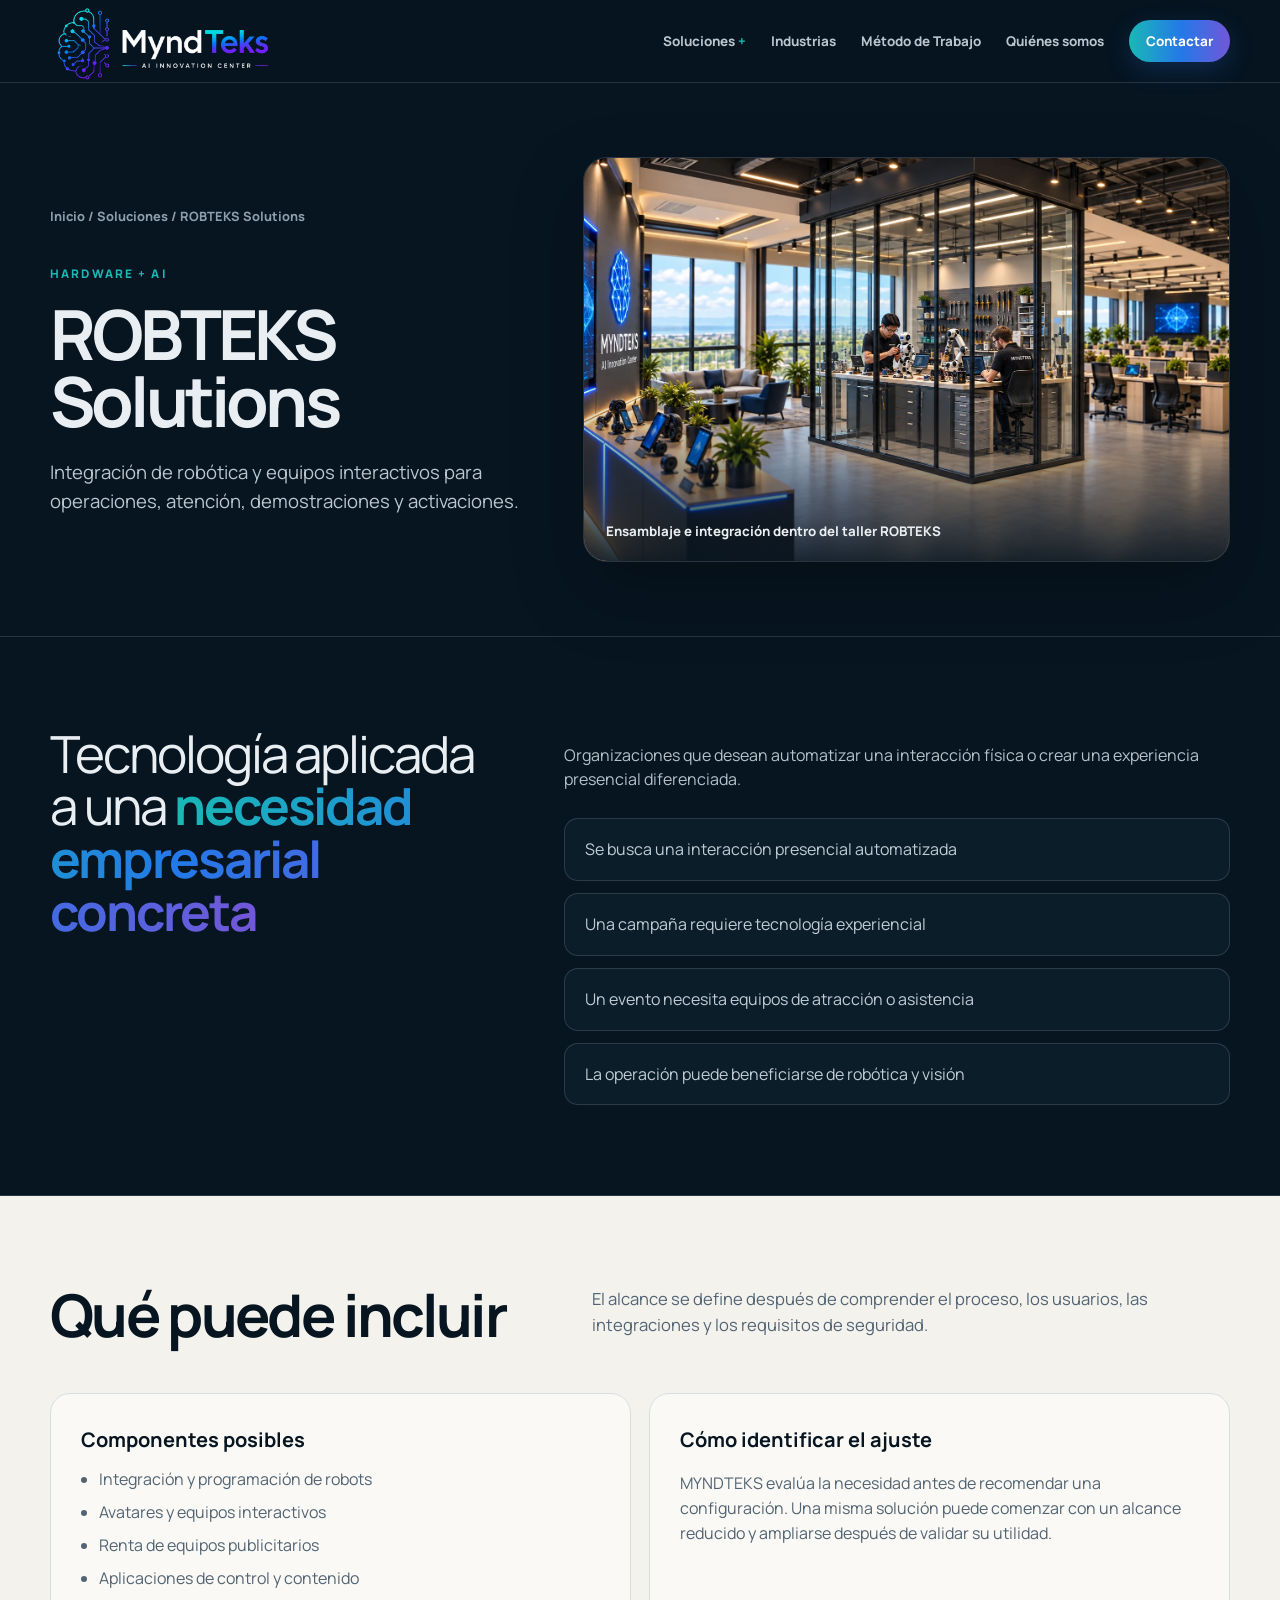
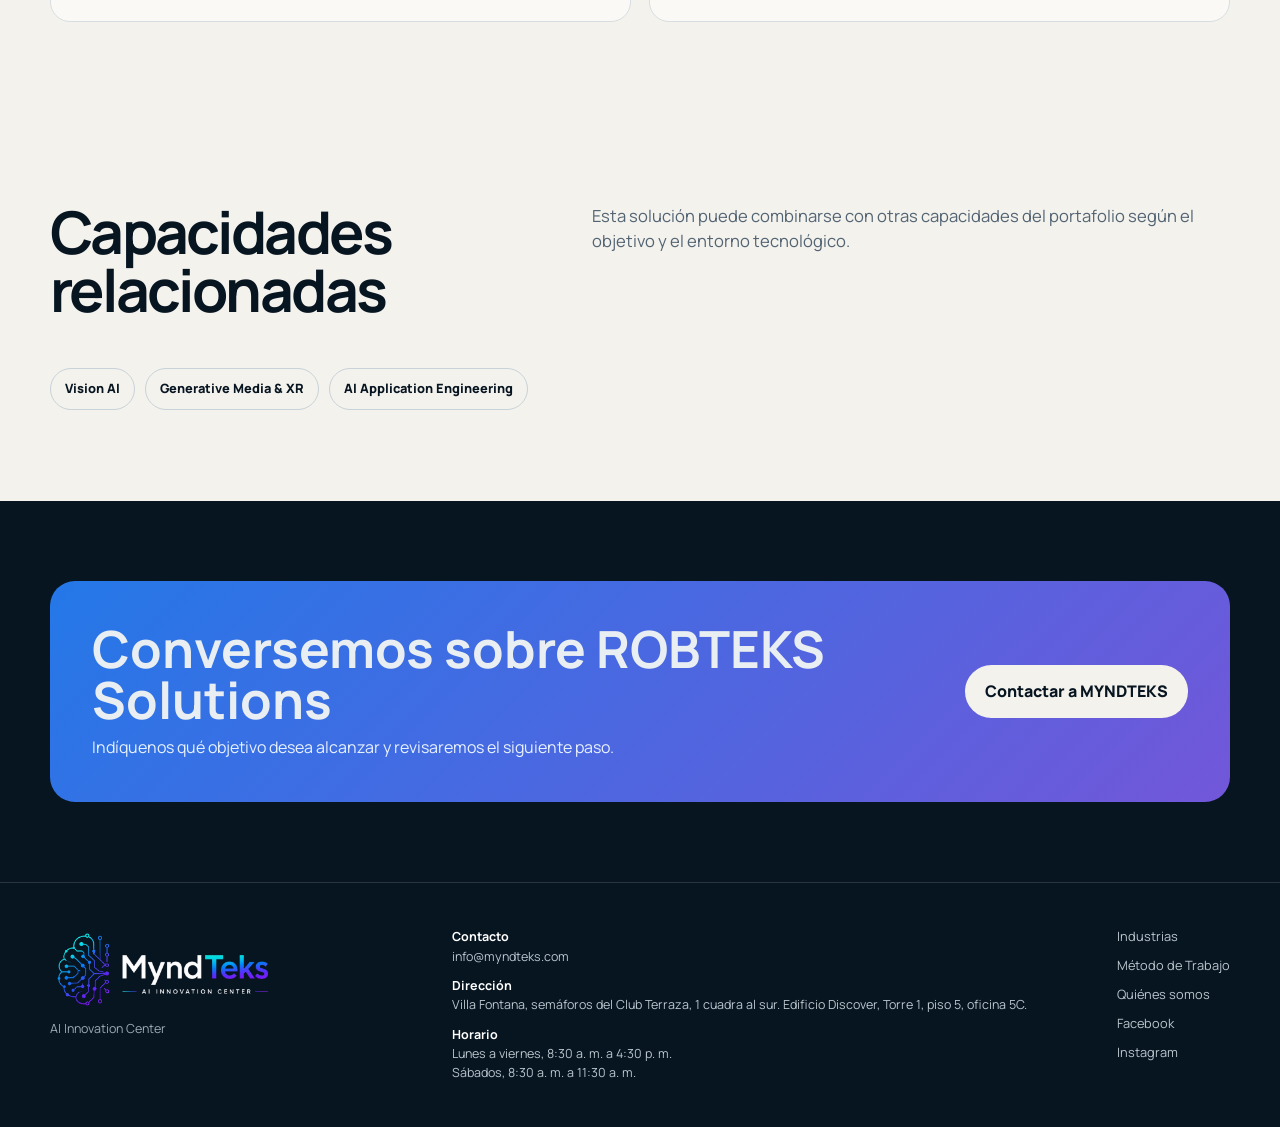
<file: soluciones/robteks-solutions.html>
<!doctype html><html lang="es"><head><meta charset="utf-8"><meta name="viewport" content="width=device-width,initial-scale=1"><meta name="description" content="Integración de robótica y equipos interactivos para operaciones, atención, demostraciones y activaciones."><title>ROBTEKS Solutions | MYNDTEKS</title><link rel="preconnect" href="https://fonts.googleapis.com"><link rel="preconnect" href="https://fonts.gstatic.com" crossorigin><link href="https://fonts.googleapis.com/css2?family=Manrope:wght@400;500;600;700;800&display=swap" rel="stylesheet"><link rel="stylesheet" href="../assets/site-pages.css"></head><body><header class="site-header"><div class="shell nav"><a class="brand" href="../index.html"><img src="../assets/myndteks-logo-v2.png" alt="MyndTeks, AI Innovation Center"></a><button class="menu-button" type="button" aria-expanded="false" aria-controls="site-links" aria-label="Abrir navegación">☰</button><nav class="links" id="site-links" aria-label="Navegación principal"><details class="menu"><summary>Soluciones</summary><div class="dropdown"><span class="dropdown-label">AI + Software</span><a href="../soluciones/enterprise-ai-agents.html">Enterprise AI Agents</a><a href="../soluciones/private-ai.html">Private AI</a><a href="../soluciones/ai-application-engineering.html">AI Application Engineering</a><span class="dropdown-label">Hardware + AI</span><a href="../soluciones/vision-ai.html">Vision AI</a><a href="../soluciones/robteks-solutions.html">ROBTEKS Solutions</a><a href="../soluciones/generative-media-xr.html">Generative Media & XR</a><span class="dropdown-label">Servicios complementarios</span><a href="../soluciones/ai-managed-services.html">AI Managed Services</a><a href="../soluciones/learning-ai-adoption.html">Learning & AI Adoption</a></div></details><a href="../industrias.html">Industrias</a><a href="../metodo-de-trabajo.html">Método de Trabajo</a><a href="../quienes-somos.html">Quiénes somos</a><a class="nav-cta" href="../index.html#contacto">Contactar</a></nav></div></header><main><section class="page-hero solution-page-hero"><div class="shell page-hero-grid"><div class="page-hero-copy"><a class="crumb" href="../index.html#soluciones">Inicio / Soluciones / ROBTEKS Solutions</a><p class="kicker">Hardware + AI</p><h1>ROBTEKS Solutions</h1><p class="lead">Integración de robótica y equipos interactivos para operaciones, atención, demostraciones y activaciones.</p></div><figure class="page-hero-visual"><img src="../assets/visuals/robteks-workshop-v2.webp" alt="Equipo técnico ensamblando y probando robots dentro del taller ROBTEKS" loading="eager"><figcaption>Ensamblaje e integración dentro del taller ROBTEKS</figcaption></figure></div></section>
    <section class="section"><div class="shell solution-summary"><div class="statement">Tecnología aplicada a una <strong>necesidad empresarial concreta</strong></div><div><p>Organizaciones que desean automatizar una interacción física o crear una experiencia presencial diferenciada.</p><div class="signal-list"><div class="signal">Se busca una interacción presencial automatizada</div><div class="signal">Una campaña requiere tecnología experiencial</div><div class="signal">Un evento necesita equipos de atracción o asistencia</div><div class="signal">La operación puede beneficiarse de robótica y visión</div></div></div></div></section>
    <section class="section light"><div class="shell"><div class="section-head"><h2>Qué puede incluir</h2><p>El alcance se define después de comprender el proceso, los usuarios, las integraciones y los requisitos de seguridad.</p></div><div class="grid-2"><div class="card light-card"><h3>Componentes posibles</h3><ul><li>Integración y programación de robots</li><li>Avatares y equipos interactivos</li><li>Renta de equipos publicitarios</li><li>Aplicaciones de control y contenido</li></ul></div><div class="card light-card"><h3>Cómo identificar el ajuste</h3><p>MYNDTEKS evalúa la necesidad antes de recomendar una configuración. Una misma solución puede comenzar con un alcance reducido y ampliarse después de validar su utilidad.</p></div></div></div></section>
    <section class="section light"><div class="shell"><div class="section-head"><h2>Capacidades relacionadas</h2><p>Esta solución puede combinarse con otras capacidades del portafolio según el objetivo y el entorno tecnológico.</p></div><div class="related"><a href="vision-ai.html">Vision AI</a><a href="generative-media-xr.html">Generative Media & XR</a><a href="ai-application-engineering.html">AI Application Engineering</a></div></div></section>
    <section class="contact-banner"><div class="shell contact-box"><div><h2>Conversemos sobre ROBTEKS Solutions</h2><p>Indíquenos qué objetivo desea alcanzar y revisaremos el siguiente paso.</p></div><a class="button button-light" href="../index.html#contacto">Contactar a MYNDTEKS</a></div></section></main><footer><div class="shell footer-grid"><div><a class="footer-logo" href="../index.html"><img src="../assets/myndteks-logo-v2.png" alt="MyndTeks"></a><p>AI Innovation Center</p></div><div class="footer-contact"><div><strong>Contacto</strong><br><a href="mailto:info@myndteks.com">info@myndteks.com</a></div><div><strong>Dirección</strong><br>Villa Fontana, semáforos del Club Terraza, 1 cuadra al sur. Edificio Discover, Torre 1, piso 5, oficina 5C.</div><div><strong>Horario</strong><br>Lunes a viernes, 8:30 a. m. a 4:30 p. m.<br>Sábados, 8:30 a. m. a 11:30 a. m.</div></div><nav class="footer-links"><a href="../industrias.html">Industrias</a><a href="../metodo-de-trabajo.html">Método de Trabajo</a><a href="../quienes-somos.html">Quiénes somos</a><a href="https://www.facebook.com/share/1Dg8SVqJUd/?mibextid=wwXIfr" target="_blank" rel="noopener noreferrer">Facebook</a><a href="https://www.instagram.com/myndteks?stkn=MWMyejZpemlmN2Np" target="_blank" rel="noopener noreferrer">Instagram</a></nav></div></footer><script>const b=document.querySelector('.menu-button');const ls=document.querySelectorAll('.links a');b.addEventListener('click',()=>{const o=document.body.classList.toggle('menu-open');b.setAttribute('aria-expanded',String(o));b.setAttribute('aria-label',o?'Cerrar navegación':'Abrir navegación');b.textContent=o?'×':'☰'});ls.forEach(a=>a.addEventListener('click',()=>{document.body.classList.remove('menu-open');b.setAttribute('aria-expanded','false');b.setAttribute('aria-label','Abrir navegación');b.textContent='☰'}));</script></body></html>
</file>
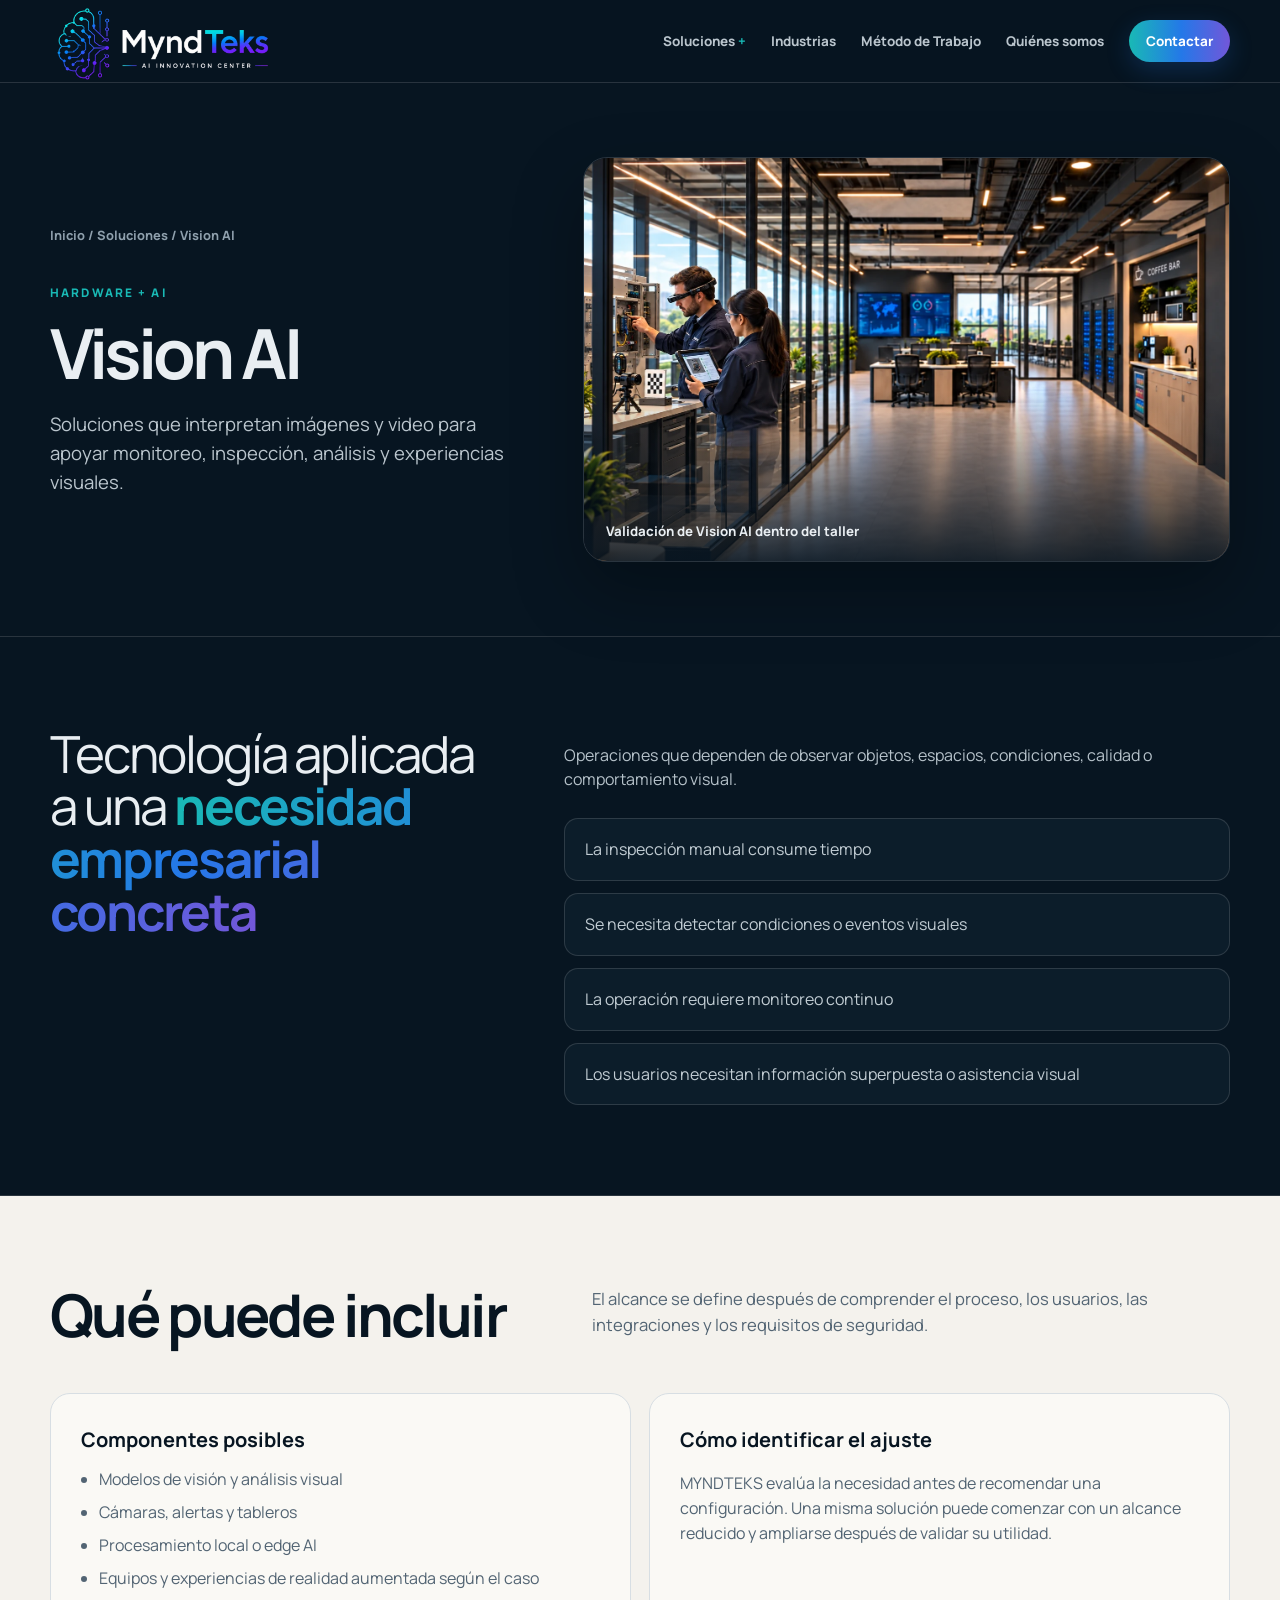
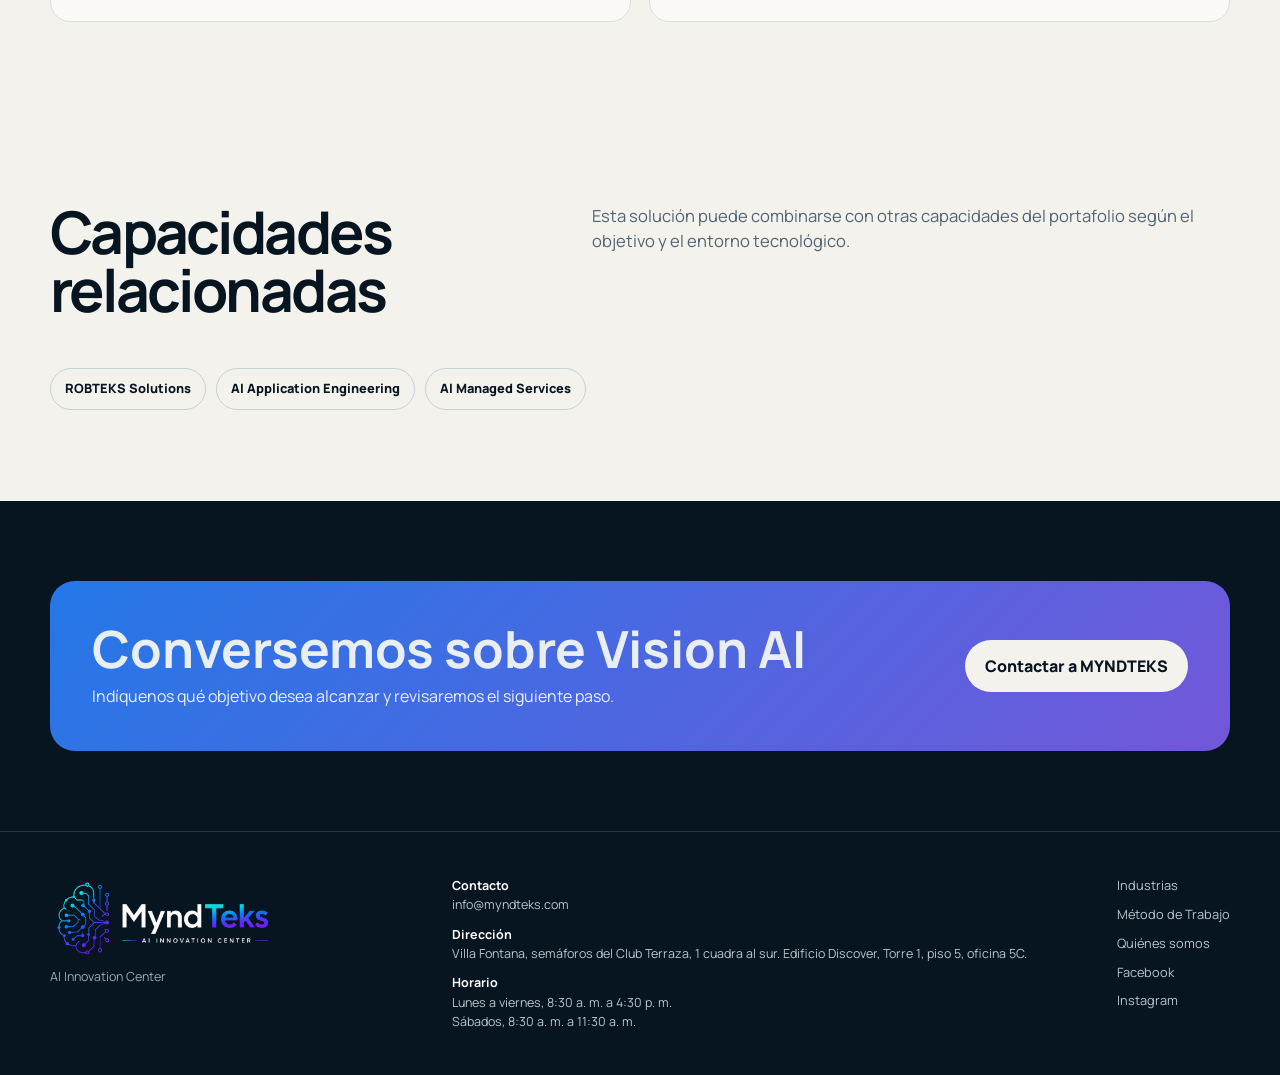
<file: soluciones/vision-ai.html>
<!doctype html><html lang="es"><head><meta charset="utf-8"><meta name="viewport" content="width=device-width,initial-scale=1"><meta name="description" content="Soluciones que interpretan imágenes y video para apoyar monitoreo, inspección, análisis y experiencias visuales."><title>Vision AI | MYNDTEKS</title><link rel="preconnect" href="https://fonts.googleapis.com"><link rel="preconnect" href="https://fonts.gstatic.com" crossorigin><link href="https://fonts.googleapis.com/css2?family=Manrope:wght@400;500;600;700;800&display=swap" rel="stylesheet"><link rel="stylesheet" href="../assets/site-pages.css"></head><body><header class="site-header"><div class="shell nav"><a class="brand" href="../index.html"><img src="../assets/myndteks-logo-v2.png" alt="MyndTeks, AI Innovation Center"></a><button class="menu-button" type="button" aria-expanded="false" aria-controls="site-links" aria-label="Abrir navegación">☰</button><nav class="links" id="site-links" aria-label="Navegación principal"><details class="menu"><summary>Soluciones</summary><div class="dropdown"><span class="dropdown-label">AI + Software</span><a href="../soluciones/enterprise-ai-agents.html">Enterprise AI Agents</a><a href="../soluciones/private-ai.html">Private AI</a><a href="../soluciones/ai-application-engineering.html">AI Application Engineering</a><span class="dropdown-label">Hardware + AI</span><a href="../soluciones/vision-ai.html">Vision AI</a><a href="../soluciones/robteks-solutions.html">ROBTEKS Solutions</a><a href="../soluciones/generative-media-xr.html">Generative Media & XR</a><span class="dropdown-label">Servicios complementarios</span><a href="../soluciones/ai-managed-services.html">AI Managed Services</a><a href="../soluciones/learning-ai-adoption.html">Learning & AI Adoption</a></div></details><a href="../industrias.html">Industrias</a><a href="../metodo-de-trabajo.html">Método de Trabajo</a><a href="../quienes-somos.html">Quiénes somos</a><a class="nav-cta" href="../index.html#contacto">Contactar</a></nav></div></header><main><section class="page-hero solution-page-hero"><div class="shell page-hero-grid"><div class="page-hero-copy"><a class="crumb" href="../index.html#soluciones">Inicio / Soluciones / Vision AI</a><p class="kicker">Hardware + AI</p><h1>Vision AI</h1><p class="lead">Soluciones que interpretan imágenes y video para apoyar monitoreo, inspección, análisis y experiencias visuales.</p></div><figure class="page-hero-visual"><img src="../assets/visuals/vision-ai-workshop-v2.webp" alt="Especialistas validando EyeFlow, un dispositivo manos libres tipo RealWear y visión artificial dentro del taller" loading="eager"><figcaption>Validación de Vision AI dentro del taller</figcaption></figure></div></section>
    <section class="section"><div class="shell solution-summary"><div class="statement">Tecnología aplicada a una <strong>necesidad empresarial concreta</strong></div><div><p>Operaciones que dependen de observar objetos, espacios, condiciones, calidad o comportamiento visual.</p><div class="signal-list"><div class="signal">La inspección manual consume tiempo</div><div class="signal">Se necesita detectar condiciones o eventos visuales</div><div class="signal">La operación requiere monitoreo continuo</div><div class="signal">Los usuarios necesitan información superpuesta o asistencia visual</div></div></div></div></section>
    <section class="section light"><div class="shell"><div class="section-head"><h2>Qué puede incluir</h2><p>El alcance se define después de comprender el proceso, los usuarios, las integraciones y los requisitos de seguridad.</p></div><div class="grid-2"><div class="card light-card"><h3>Componentes posibles</h3><ul><li>Modelos de visión y análisis visual</li><li>Cámaras, alertas y tableros</li><li>Procesamiento local o edge AI</li><li>Equipos y experiencias de realidad aumentada según el caso</li></ul></div><div class="card light-card"><h3>Cómo identificar el ajuste</h3><p>MYNDTEKS evalúa la necesidad antes de recomendar una configuración. Una misma solución puede comenzar con un alcance reducido y ampliarse después de validar su utilidad.</p></div></div></div></section>
    <section class="section light"><div class="shell"><div class="section-head"><h2>Capacidades relacionadas</h2><p>Esta solución puede combinarse con otras capacidades del portafolio según el objetivo y el entorno tecnológico.</p></div><div class="related"><a href="robteks-solutions.html">ROBTEKS Solutions</a><a href="ai-application-engineering.html">AI Application Engineering</a><a href="ai-managed-services.html">AI Managed Services</a></div></div></section>
    <section class="contact-banner"><div class="shell contact-box"><div><h2>Conversemos sobre Vision AI</h2><p>Indíquenos qué objetivo desea alcanzar y revisaremos el siguiente paso.</p></div><a class="button button-light" href="../index.html#contacto">Contactar a MYNDTEKS</a></div></section></main><footer><div class="shell footer-grid"><div><a class="footer-logo" href="../index.html"><img src="../assets/myndteks-logo-v2.png" alt="MyndTeks"></a><p>AI Innovation Center</p></div><div class="footer-contact"><div><strong>Contacto</strong><br><a href="mailto:info@myndteks.com">info@myndteks.com</a></div><div><strong>Dirección</strong><br>Villa Fontana, semáforos del Club Terraza, 1 cuadra al sur. Edificio Discover, Torre 1, piso 5, oficina 5C.</div><div><strong>Horario</strong><br>Lunes a viernes, 8:30 a. m. a 4:30 p. m.<br>Sábados, 8:30 a. m. a 11:30 a. m.</div></div><nav class="footer-links"><a href="../industrias.html">Industrias</a><a href="../metodo-de-trabajo.html">Método de Trabajo</a><a href="../quienes-somos.html">Quiénes somos</a><a href="https://www.facebook.com/share/1Dg8SVqJUd/?mibextid=wwXIfr" target="_blank" rel="noopener noreferrer">Facebook</a><a href="https://www.instagram.com/myndteks?stkn=MWMyejZpemlmN2Np" target="_blank" rel="noopener noreferrer">Instagram</a></nav></div></footer><script>const b=document.querySelector('.menu-button');const ls=document.querySelectorAll('.links a');b.addEventListener('click',()=>{const o=document.body.classList.toggle('menu-open');b.setAttribute('aria-expanded',String(o));b.setAttribute('aria-label',o?'Cerrar navegación':'Abrir navegación');b.textContent=o?'×':'☰'});ls.forEach(a=>a.addEventListener('click',()=>{document.body.classList.remove('menu-open');b.setAttribute('aria-expanded','false');b.setAttribute('aria-label','Abrir navegación');b.textContent='☰'}));</script></body></html>
</file>
<file: assets/site-pages.css>
:root{--ink:#071521;--slate:#263746;--blue:#2478E8;--aqua:#19B9B5;--white:#F4F2ED;--muted:#9AA9B5;--line:rgba(244,242,237,.14);--panel:#0C1D2A;--panel2:#102534;--max:1180px}
*{box-sizing:border-box}html{scroll-behavior:smooth}body{margin:0;color:#E9EEF2;background:var(--ink);font-family:Manrope,"Segoe UI",sans-serif;line-height:1.55;-webkit-font-smoothing:antialiased}a{color:inherit;text-decoration:none}img{display:block;max-width:100%}button,input,textarea,select{font:inherit}:focus-visible{outline:3px solid var(--aqua);outline-offset:4px}.shell{width:min(var(--max),calc(100% - 48px));margin:auto}
.site-header{position:sticky;top:0;z-index:50;background:rgba(7,21,33,.96);border-bottom:1px solid var(--line);backdrop-filter:blur(14px)}.nav{min-height:82px;display:flex;align-items:center;justify-content:space-between;gap:26px}.brand{width:190px;flex:0 0 190px}.brand img{width:190px;height:69px;object-fit:cover}.links{display:flex;align-items:center;gap:25px}.links>a,.menu summary{font-size:.84rem;font-weight:750;color:#BAC5CD}.links>a:hover,.menu summary:hover{color:white}.menu{position:relative}.menu summary{list-style:none;cursor:pointer}.menu summary::-webkit-details-marker{display:none}.menu summary:after{content:" +";color:var(--aqua)}.menu[open] summary:after{content:" −"}.dropdown{position:absolute;top:32px;left:-18px;width:330px;padding:14px;background:var(--panel);border:1px solid var(--line);border-radius:16px;box-shadow:0 24px 60px rgba(0,0,0,.35)}.dropdown a{display:block;padding:9px 12px;border-radius:9px;color:#BAC5CD;font-size:.82rem;font-weight:750}.dropdown a:hover{color:white;background:rgba(36,120,232,.12)}.dropdown-label{display:block;padding:8px 12px 3px;color:var(--aqua);font-size:.64rem;font-weight:900;letter-spacing:.12em;text-transform:uppercase}.nav-cta{padding:11px 17px!important;color:white!important;background:var(--blue);border-radius:999px}.menu-button{display:none;width:46px;height:46px;border:1px solid var(--line);border-radius:12px;color:white;background:transparent}
.page-hero{padding:105px 0 84px;border-bottom:1px solid var(--line)}.kicker{margin:0 0 18px;color:var(--aqua);font-size:.74rem;font-weight:900;letter-spacing:.18em;text-transform:uppercase}.page-hero h1{max-width:900px;margin:0 0 24px;font-size:clamp(3rem,7vw,6.3rem);line-height:.96;letter-spacing:-.055em}.page-hero .lead{max-width:780px;margin:0;color:#BAC5CD;font-size:1.16rem}.crumb{display:inline-flex;margin-bottom:38px;color:#8FA0AD;font-size:.8rem;font-weight:750}
.solution-page-hero{padding:74px 0}.page-hero-grid{display:grid;grid-template-columns:.85fr 1.15fr;gap:54px;align-items:center}.solution-page-hero h1{font-size:clamp(2.8rem,5.4vw,5.3rem)}.page-hero-visual{position:relative;margin:0;aspect-ratio:16/10;overflow:hidden;border:1px solid var(--line);border-radius:24px;box-shadow:0 28px 70px rgba(0,0,0,.3)}.page-hero-visual:after{content:"";position:absolute;inset:0;background:linear-gradient(180deg,transparent 58%,rgba(7,21,33,.9));pointer-events:none}.page-hero-visual img{width:100%;height:100%;object-fit:cover}.page-hero-visual figcaption{position:absolute;inset:auto 22px 19px;z-index:1;color:#E9EEF2;font-size:.83rem;font-weight:750}.page-hero-visual figcaption span{display:block;margin-bottom:4px;color:var(--aqua);font-size:.65rem;font-weight:900;letter-spacing:.12em;text-transform:uppercase}
.overview-page .page-hero{padding-top:74px}.overview-page .crumb{margin-bottom:26px;color:#AAB7C1;font-size:.96rem;font-weight:500}.overview-page .page-hero .kicker{font-size:.96rem;letter-spacing:.16em}.overview-page .page-hero h1{max-width:840px;font-size:clamp(2.75rem,5.4vw,4.8rem);line-height:1}.overview-page .page-hero .lead{font-size:1.08rem}.overview-page .section-head{display:block;max-width:1020px}.overview-page .section-head h2{max-width:980px}.overview-page .section-head>p{max-width:920px;margin-top:18px;line-height:1.7}.stage-badge{margin:0 0 12px;color:var(--blue);font-size:.78rem;font-weight:900;letter-spacing:.12em;text-transform:uppercase}.security-intro{display:grid;grid-template-columns:1.15fr .85fr;gap:30px;align-items:start;margin:-18px 0 34px;padding:28px;background:var(--panel2);border:1px solid var(--line);border-radius:18px}.security-intro p{margin:0;color:#C1CCD3;font-size:1rem}.security-intro ul{margin:0;padding-left:19px}.security-intro li{color:#AFC0CB}.security-intro li+li{margin-top:8px}.security-grid .card{min-height:100%}.security-grid .card h3{color:var(--aqua)}.industry-card{display:grid;align-content:start;gap:20px}.industry-card h3{margin-bottom:0}.industry-block{padding-top:18px;border-top:1px solid #D7DEE3}.industry-block h4{margin:0 0 10px;color:var(--blue);font-size:.75rem;letter-spacing:.08em;text-transform:uppercase}.industry-block ul{margin:0;padding-left:19px}.industry-block li{color:#526473}.industry-block li+li{margin-top:7px}.industry-block.tools h4{color:#263746}
.editorial-visual{position:relative;margin:0 0 42px;aspect-ratio:16/7;overflow:hidden;border:1px solid var(--line);border-radius:22px;background:var(--panel)}.editorial-visual img{width:100%;height:100%;object-fit:cover}.editorial-visual figcaption{position:absolute;inset:auto 0 0;padding:58px 24px 20px;color:#F4F2ED;background:linear-gradient(transparent,rgba(7,21,33,.94));font-size:.9rem;font-weight:750}.editorial-visual figcaption span{display:block;margin-bottom:4px;color:var(--aqua);font-size:.67rem;font-weight:900;letter-spacing:.13em;text-transform:uppercase}.light .editorial-visual{border-color:#C8D2D9}
.discovery-layout{display:grid;grid-template-columns:.9fr 1.1fr;gap:46px;align-items:center;margin-bottom:42px}.discovery-layout .section-head{margin:0}.discovery-layout .editorial-visual{margin:0;aspect-ratio:4/3}
.section{padding:90px 0;border-bottom:1px solid var(--line)}.section.light{color:var(--ink);background:var(--white)}.section-head{display:grid;grid-template-columns:.85fr 1.15fr;gap:70px;align-items:start;margin-bottom:48px}.section-head h2{margin:0;font-size:clamp(2.25rem,4.6vw,4.6rem);line-height:1;letter-spacing:-.045em}.section-head p{margin:0;color:var(--muted);font-size:1.04rem}.light .section-head p{color:#526473}
.grid-2{display:grid;grid-template-columns:1fr 1fr;gap:18px}.grid-3{display:grid;grid-template-columns:repeat(3,1fr);gap:18px}.card{padding:30px;background:var(--panel);border:1px solid var(--line);border-radius:20px}.card.light-card{background:#FAF9F5;border-color:#D7DEE3}.card h3{margin:0 0 12px;font-size:1.25rem}.card h4{margin:0 0 9px;color:var(--aqua);font-size:.72rem;letter-spacing:.1em;text-transform:uppercase}.card p,.card li{color:#B6C2CA}.light-card p,.light-card li{color:#526473}.card p:last-child{margin-bottom:0}.card ul{margin:0;padding-left:18px}.card li+li{margin-top:8px}
.solution-summary{display:grid;grid-template-columns:.8fr 1.2fr;gap:70px}.solution-summary .statement{font-size:clamp(2rem,4vw,4rem);line-height:1.03;letter-spacing:-.04em}.solution-summary .statement strong{color:var(--blue)}.solution-summary p{color:#B6C2CA}.signal-list{display:grid;gap:12px;margin-top:26px}.signal{padding:18px 20px;background:var(--panel);border:1px solid var(--line);border-radius:14px;color:#C1CCD3}.related{display:flex;flex-wrap:wrap;gap:10px}.related a{padding:10px 14px;border:1px solid #C8D2D9;border-radius:999px;color:var(--ink);font-size:.8rem;font-weight:850}
.steps{display:grid;grid-template-columns:repeat(6,1fr);border:1px solid var(--line);border-radius:20px;overflow:hidden}.step{min-height:230px;padding:24px 20px;border-right:1px solid var(--line)}.step:last-child{border-right:0}.step-title{display:flex;align-items:baseline;gap:10px;margin-bottom:16px}.step-title span{color:var(--aqua);font-size:.76rem;font-weight:900}.step-title h3{margin:0;font-size:1rem}.step p{margin:0;color:var(--muted);font-size:.84rem}
.empty-state{padding:32px;background:rgba(36,120,232,.08);border:1px dashed rgba(36,120,232,.45);border-radius:18px}.empty-state strong{display:block;margin-bottom:7px;color:var(--aqua)}.empty-state p{margin:0;color:#B6C2CA}.light .empty-state p{color:#526473}
.contact-banner{padding:80px 0}.contact-box{display:grid;grid-template-columns:1fr auto;gap:30px;align-items:center;padding:42px;background:var(--blue);border-radius:25px}.contact-box h2{margin:0 0 10px;font-size:clamp(2rem,4vw,3.6rem);line-height:1}.contact-box p{margin:0;color:#E8F2FF}.button{display:inline-flex;align-items:center;justify-content:center;padding:14px 20px;border-radius:999px;font-weight:900}.button-light{color:var(--ink);background:var(--white)}
.form{display:grid;grid-template-columns:1fr 1fr;gap:14px}.field{display:grid;gap:7px}.field.full{grid-column:1/-1}.field label{color:#334A5C;font-size:.78rem;font-weight:850}.field input,.field select,.field textarea{width:100%;padding:14px 15px;color:var(--ink);background:white;border:1px solid #C8D2D9;border-radius:10px}.field textarea{min-height:120px;resize:vertical}.form .button{grid-column:1/-1;border:0;color:white;background:var(--blue);cursor:pointer}.form-note{grid-column:1/-1;margin:0;color:#657887;font-size:.74rem}
footer{padding:44px 0;border-top:1px solid var(--line)}.footer-grid{display:grid;grid-template-columns:.7fr 1.2fr auto;gap:34px;align-items:start}.footer-logo{width:190px}.footer-logo img{width:190px;height:69px;object-fit:cover}.footer-grid p{color:var(--muted);font-size:.78rem}.footer-contact{display:grid;gap:10px;color:#BAC5CD;font-size:.78rem}.footer-contact strong{color:white}.footer-links{display:grid;gap:9px;color:#BAC5CD;font-size:.8rem}
@media(max-width:980px){.menu-button{display:grid;place-items:center}.menu-open .site-header{height:100vh;background:var(--ink)}.links{position:absolute;inset:82px 0 auto;display:none;flex-direction:column;align-items:stretch;padding:30px 24px 48px;background:var(--ink);border-top:1px solid var(--line)}.menu-open .links{display:flex}.links>a,.menu summary{padding:10px 4px;font-size:1rem}.dropdown{position:static;width:auto;margin-top:8px;box-shadow:none}.page-hero-grid,.discovery-layout,.section-head,.solution-summary{grid-template-columns:1fr;gap:30px}.page-hero-visual{aspect-ratio:16/9}.security-intro{grid-template-columns:1fr}.steps{grid-template-columns:repeat(3,1fr)}.step:nth-child(3){border-right:0}.step:nth-child(-n+3){border-bottom:1px solid var(--line)}.footer-grid{grid-template-columns:1fr 1fr}.footer-links{grid-column:1/-1;grid-template-columns:repeat(4,auto)}}
@media(max-width:650px){.shell{width:calc(100% - 32px)}.nav{min-height:76px}.links{inset-block-start:76px}.brand,.brand img{width:180px}.brand img{height:65px}.page-hero{padding:72px 0 62px}.overview-page .page-hero{padding-top:54px}.section{padding:68px 0}.grid-2,.grid-3,.contact-box,.footer-grid{grid-template-columns:1fr}.editorial-visual{aspect-ratio:4/3}.steps{grid-template-columns:1fr}.step,.step:nth-child(3){min-height:auto;border-right:0;border-bottom:1px solid var(--line)}.step:last-child{border-bottom:0}.step-title{margin-bottom:12px}.contact-box{padding:30px}.form{grid-template-columns:1fr}.field.full,.form .button,.form-note{grid-column:auto}.footer-links{grid-column:auto;grid-template-columns:1fr}}
@media(prefers-reduced-motion:reduce){*,*::before,*::after{scroll-behavior:auto!important;transition:none!important}}

/* Identidad visual MyndTeks v2 */
:root{--violet:#7257D9;--brand-gradient:linear-gradient(90deg,#19B9B5 0%,#2478E8 52%,#7257D9 100%)}
.brand{width:220px;flex-basis:220px}.brand img{width:220px;height:auto;aspect-ratio:1465/525;object-fit:contain}
.nav-cta{background:var(--brand-gradient);box-shadow:0 8px 24px rgba(36,120,232,.22)}
.solution-summary .statement strong{color:var(--blue);background:var(--brand-gradient);-webkit-background-clip:text;background-clip:text;-webkit-text-fill-color:transparent}
.contact-box{background:linear-gradient(135deg,#2478E8 0%,#7257D9 100%)}
.form .button{background:var(--brand-gradient)}
.footer-logo{width:220px}.footer-logo img{width:220px;height:auto;aspect-ratio:1465/525;object-fit:contain}
@media(max-width:650px){.brand,.brand img{width:195px}.brand{flex-basis:195px}.brand img{height:auto}}
</file>
